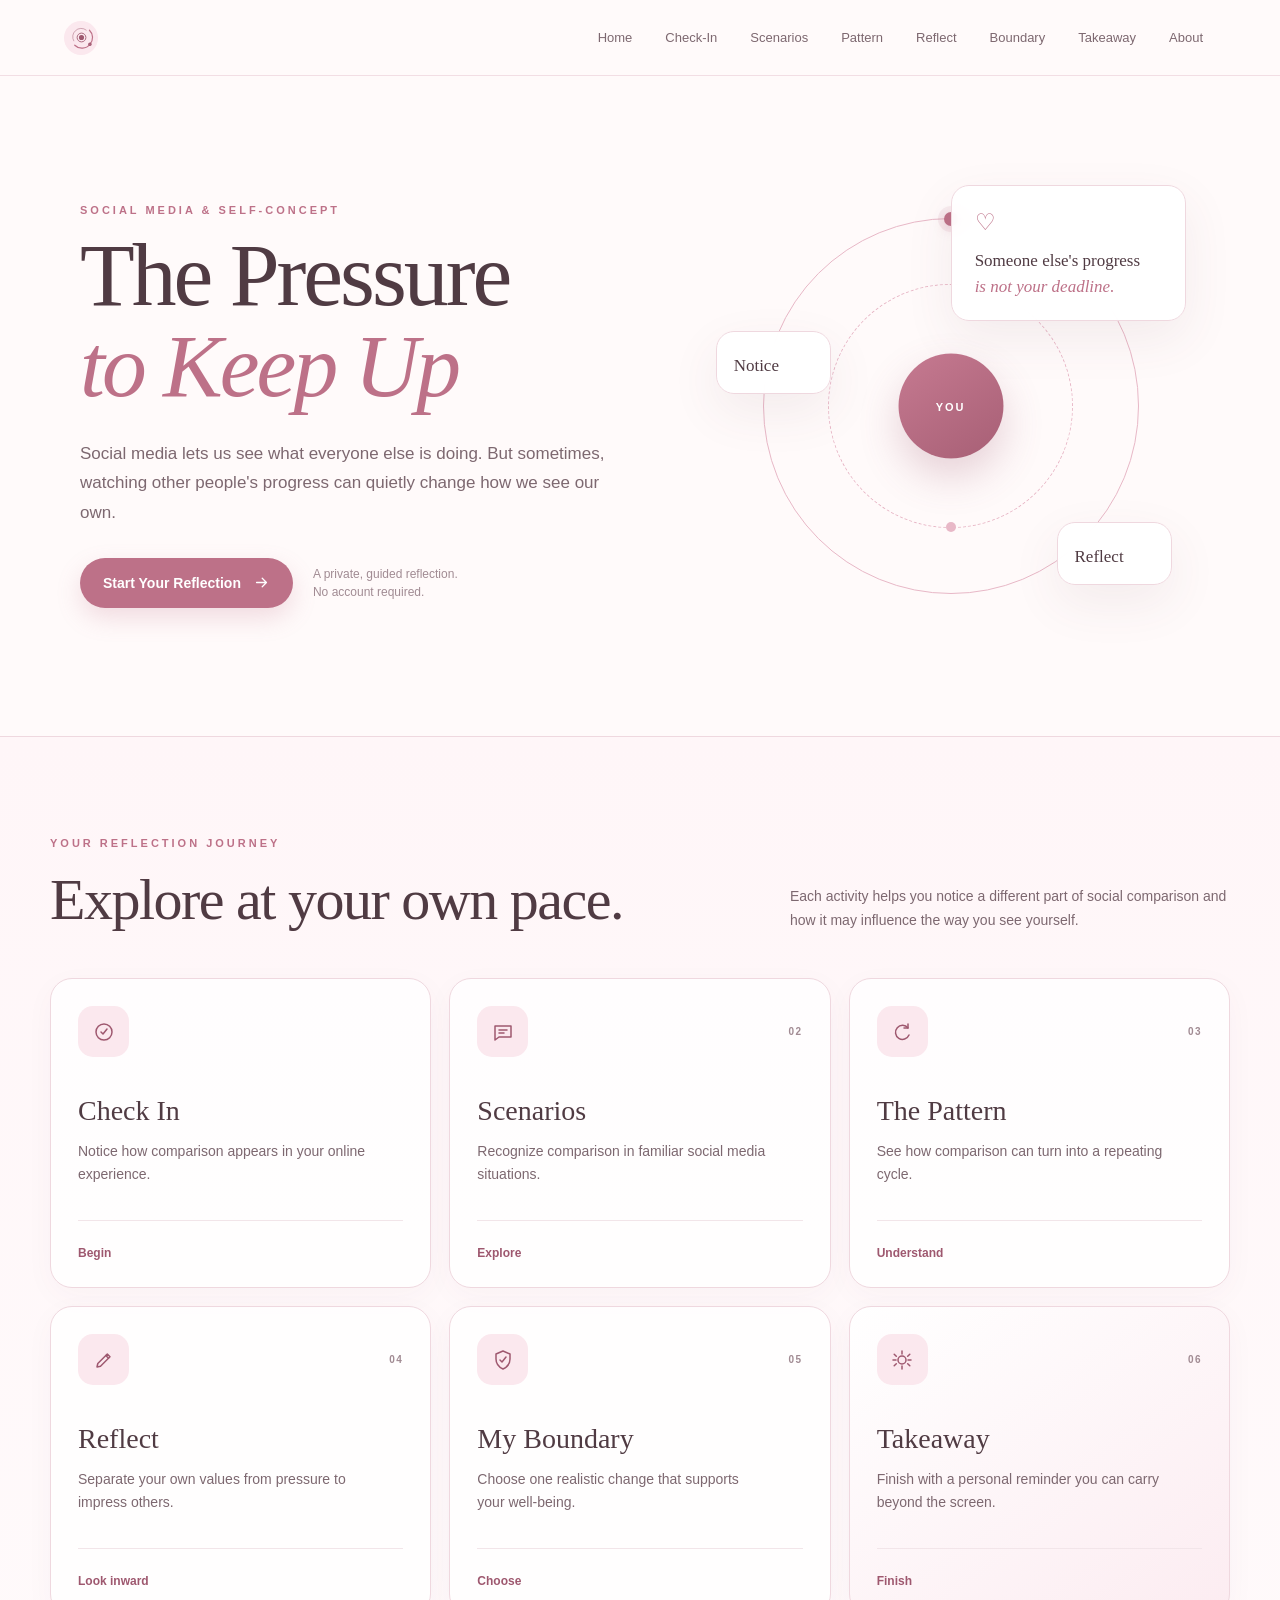
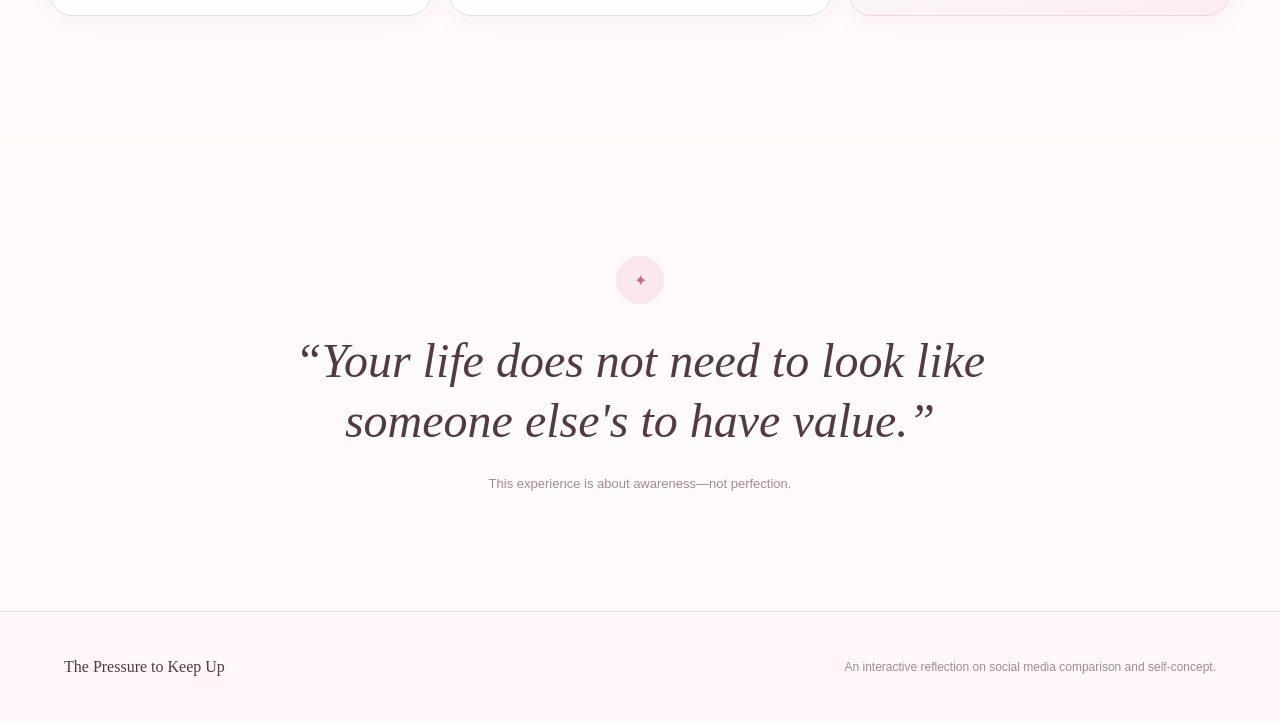
<file: index.html>
<!DOCTYPE html>
<html lang="en">

<head>
    <meta charset="UTF-8">
    <meta name="viewport" content="width=device-width, initial-scale=1.0">

    <meta
        name="description"
        content="An interactive self-reflection experience about social media comparison and self-concept."
    >

    <title>The Pressure to Keep Up</title>

    <link rel="stylesheet" href="style.css">
</head>

<body>

    <!-- =========================================
         APP HEADER
    ========================================== -->

    <header class="app-header">

        <a href="index.html" class="brand" aria-label="The Pressure to Keep Up home">

            <span class="brand-icon brand-logo" aria-hidden="true">

    <svg viewBox="0 0 40 40">

        <!-- Outer incomplete orbit -->
        <path
            class="logo-orbit logo-orbit-outer"
            d="M31.8 9.2
               A15 15 0 0 1 32.5 30
               A15 15 0 0 1 10 31.5"
        />

        <!-- Inner incomplete orbit -->
        <path
            class="logo-orbit logo-orbit-inner"
            d="M8.5 25
               A12 12 0 0 1 11 10
               A12 12 0 0 1 27 9"
        />

        <!-- Self -->
        <circle
            class="logo-self-ring"
            cx="20"
            cy="20"
            r="6.5"
        />

        <circle
            class="logo-self"
            cx="20"
            cy="20"
            r="3"
        />

        <!-- Small orbit point -->
        <circle
            class="logo-point"
            cx="32.5"
            cy="30"
            r="1.8"
        />

    </svg>

</span>

        </a>


      <nav class="desktop-nav" aria-label="Main navigation">

    <a href="index.html" class="nav-link">
        Home
    </a>

    <a href="checkin.html" class="nav-link">
        Check-In
    </a>

    <a href="scenarios.html" class="nav-link">
        Scenarios
    </a>

    <a href="pattern.html" class="nav-link">
        Pattern
    </a>

    <a href="reflection.html" class="nav-link">
        Reflect
    </a>

    <a href="boundary.html" class="nav-link">
        Boundary
    </a>

    <a href="takeaway.html" class="nav-link">
        Takeaway
    </a>

   <a href="about.html" class="nav-link">
    About
</a>

</nav>



        <button
            class="menu-button"
            id="menuButton"
            aria-label="Open navigation menu"
            aria-expanded="false"
        >

            <span></span>
            <span></span>
            <span></span>

        </button>

    </header>


    <!-- MOBILE NAVIGATION -->

    <nav
        class="mobile-nav"
        id="mobileNav"
        aria-label="Mobile navigation"
    >

        <a href="index.html">Home</a>
        <a href="checkin.html">Check-In</a>
        <a href="scenarios.html">Scenarios</a>
        <a href="pattern.html">Pattern</a>
        <a href="reflection.html">Reflect</a>
        <a href="boundary.html">Boundary</a>
        <a href="takeaway.html">Takeaway</a>
        <a href="about.html">About</a>

    </nav>


    <!-- =========================================
         MAIN CONTENT
    ========================================== -->

    <main>

        <!-- HERO -->

        <section class="dashboard-hero">

            <div class="hero-content">

                <p class="eyebrow">
                    SOCIAL MEDIA & SELF-CONCEPT
                </p>

                <h1>
                    The Pressure
                    <em>to Keep Up</em>
                </h1>

                <p class="hero-description">
                    Social media lets us see what everyone else is
                    doing. But sometimes, watching other people's
                    progress can quietly change how we see our own.
                </p>

                <div class="hero-actions">

                    <a href="checkin.html" class="primary-button">

                        Start Your Reflection

                        <svg viewBox="0 0 24 24" aria-hidden="true">
                            <path d="M5 12h14M13 6l6 6-6 6"/>
                        </svg>

                    </a>

                    <p>
                        A private, guided reflection.
                        No account required.
                    </p>

                </div>

            </div>


            <!-- Decorative visual -->

            <div class="hero-visual" aria-hidden="true">

                <div class="visual-orbit orbit-one"></div>
                <div class="visual-orbit orbit-two"></div>

                <div class="visual-card visual-card-one">
                    <span class="mini-icon">♡</span>
                    <p>Someone else's progress</p>
                    <strong>is not your deadline.</strong>
                </div>

                <div class="visual-card visual-card-two">
                    <p>Notice</p>
                </div>

                <div class="visual-card visual-card-three">
                    <p>Reflect</p>
                </div>

                <div class="visual-center">
                    <span>YOU</span>
                </div>

            </div>

        </section>


        <!-- =====================================
             EXPERIENCE DASHBOARD
        ====================================== -->

        <section class="journey-section">

            <div class="journey-heading">

                <div>

                    <p class="eyebrow">
                        YOUR REFLECTION JOURNEY
                    </p>

                    <h2>
                        Explore at your own pace.
                    </h2>

                </div>

                <p>
                    Each activity helps you notice a different part
                    of social comparison and how it may influence
                    the way you see yourself.
                </p>

            </div>


            <div class="dashboard-grid">


                <!-- CHECK-IN -->

                <a href="checkin.html" class="dashboard-card">

                    <div class="card-top">

                        <div class="card-icon">

                            <svg viewBox="0 0 24 24" aria-hidden="true">
                                <circle cx="12" cy="12" r="8"/>
                                <path d="M9 12l2 2 4-5"/>
                            </svg>

                        </div>

                    </div>

                    <div class="card-content">

                        <h3>Check In</h3>

                        <p>
                            Notice how comparison appears in
                            your online experience.
                        </p>

                    </div>

                    <span class="card-link">
                        Begin
                        
                    </span>

                </a>


                <!-- SCENARIOS -->

                <a href="scenarios.html" class="dashboard-card">

                    <div class="card-top">

                        <div class="card-icon">

                            <svg viewBox="0 0 24 24" aria-hidden="true">
                                <path d="M4 6h16v11H8l-4 3V6Z"/>
                                <path d="M8 10h8M8 13h5"/>
                            </svg>

                        </div>

                        <span class="card-number">02</span>

                    </div>

                    <div class="card-content">

                        <h3>Scenarios</h3>

                        <p>
                            Recognize comparison in familiar
                            social media situations.
                        </p>

                    </div>

                    <span class="card-link">
                        Explore
                        
                    </span>

                </a>


                <!-- PATTERN -->

                <a href="pattern.html" class="dashboard-card">

                    <div class="card-top">

                        <div class="card-icon">

                            <svg viewBox="0 0 24 24" aria-hidden="true">
                                <path d="M18 8a7 7 0 1 0 1 7"/>
                                <path d="M18 4v4h-4"/>
                            </svg>

                        </div>

                        <span class="card-number">03</span>

                    </div>

                    <div class="card-content">

                        <h3>The Pattern</h3>

                        <p>
                            See how comparison can turn into
                            a repeating cycle.
                        </p>

                    </div>

                    <span class="card-link">
                        Understand
                    
                    </span>

                </a>


                <!-- REFLECT -->

                <a href="reflection.html" class="dashboard-card">

                    <div class="card-top">

                        <div class="card-icon">

                            <svg viewBox="0 0 24 24" aria-hidden="true">
                                <path d="M5 19l3.5-.8L18 8.7 15.3 6 5.8 15.5 5 19Z"/>
                                <path d="M13.8 7.5l2.7 2.7"/>
                            </svg>

                        </div>

                        <span class="card-number">04</span>

                    </div>

                    <div class="card-content">

                        <h3>Reflect</h3>

                        <p>
                            Separate your own values from
                            pressure to impress others.
                        </p>

                    </div>

                    <span class="card-link">
                        Look inward
                        
                    </span>

                </a>


                <!-- BOUNDARY -->

                <a href="boundary.html" class="dashboard-card">

                    <div class="card-top">

                        <div class="card-icon">

                            <svg viewBox="0 0 24 24" aria-hidden="true">
                                <path d="M12 3 5 6v5c0 4.7 2.9 8.1 7 10 4.1-1.9 7-5.3 7-10V6l-7-3Z"/>
                                <path d="M9 12l2 2 4-5"/>
                            </svg>

                        </div>

                        <span class="card-number">05</span>

                    </div>

                    <div class="card-content">

                        <h3>My Boundary</h3>

                        <p>
                            Choose one realistic change that
                            supports your well-being.
                        </p>

                    </div>

                    <span class="card-link">
                        Choose
                        
                    </span>

                </a>


                <!-- TAKEAWAY -->

                <a href="takeaway.html" class="dashboard-card featured-card">

                    <div class="card-top">

                        <div class="card-icon">

                            <svg viewBox="0 0 24 24" aria-hidden="true">
                                <path d="M12 3v3M12 18v3M4.2 6.2l2.1 2.1M17.7 15.7l2.1 2.1M3 12h3M18 12h3M4.2 17.8l2.1-2.1M17.7 8.3l2.1-2.1"/>
                                <circle cx="12" cy="12" r="4"/>
                            </svg>

                        </div>

                        <span class="card-number">06</span>

                    </div>

                    <div class="card-content">

                        <h3>Takeaway</h3>

                        <p>
                            Finish with a personal reminder
                            you can carry beyond the screen.
                        </p>

                    </div>

                    <span class="card-link">
                        Finish
                        
                    </span>

                </a>

            </div>

        </section>


        <!-- =====================================
             BOTTOM MESSAGE
        ====================================== -->

        <section class="home-message">

            <div class="message-symbol" aria-hidden="true">
                ✦
            </div>

            <blockquote>
                “Your life does not need to look like
                someone else's to have value.”
            </blockquote>

            <p>
                This experience is about awareness—not perfection.
            </p>

        </section>

    </main>


    <!-- =========================================
         FOOTER
    ========================================== -->

    <footer class="app-footer">

        <a href="index.html" class="footer-brand">
            The Pressure to Keep Up
        </a>

        <p>
            An interactive reflection on social media
            comparison and self-concept.
        </p>

    </footer>


    <script src="script.js"></script>

</body>

</html>
</file>
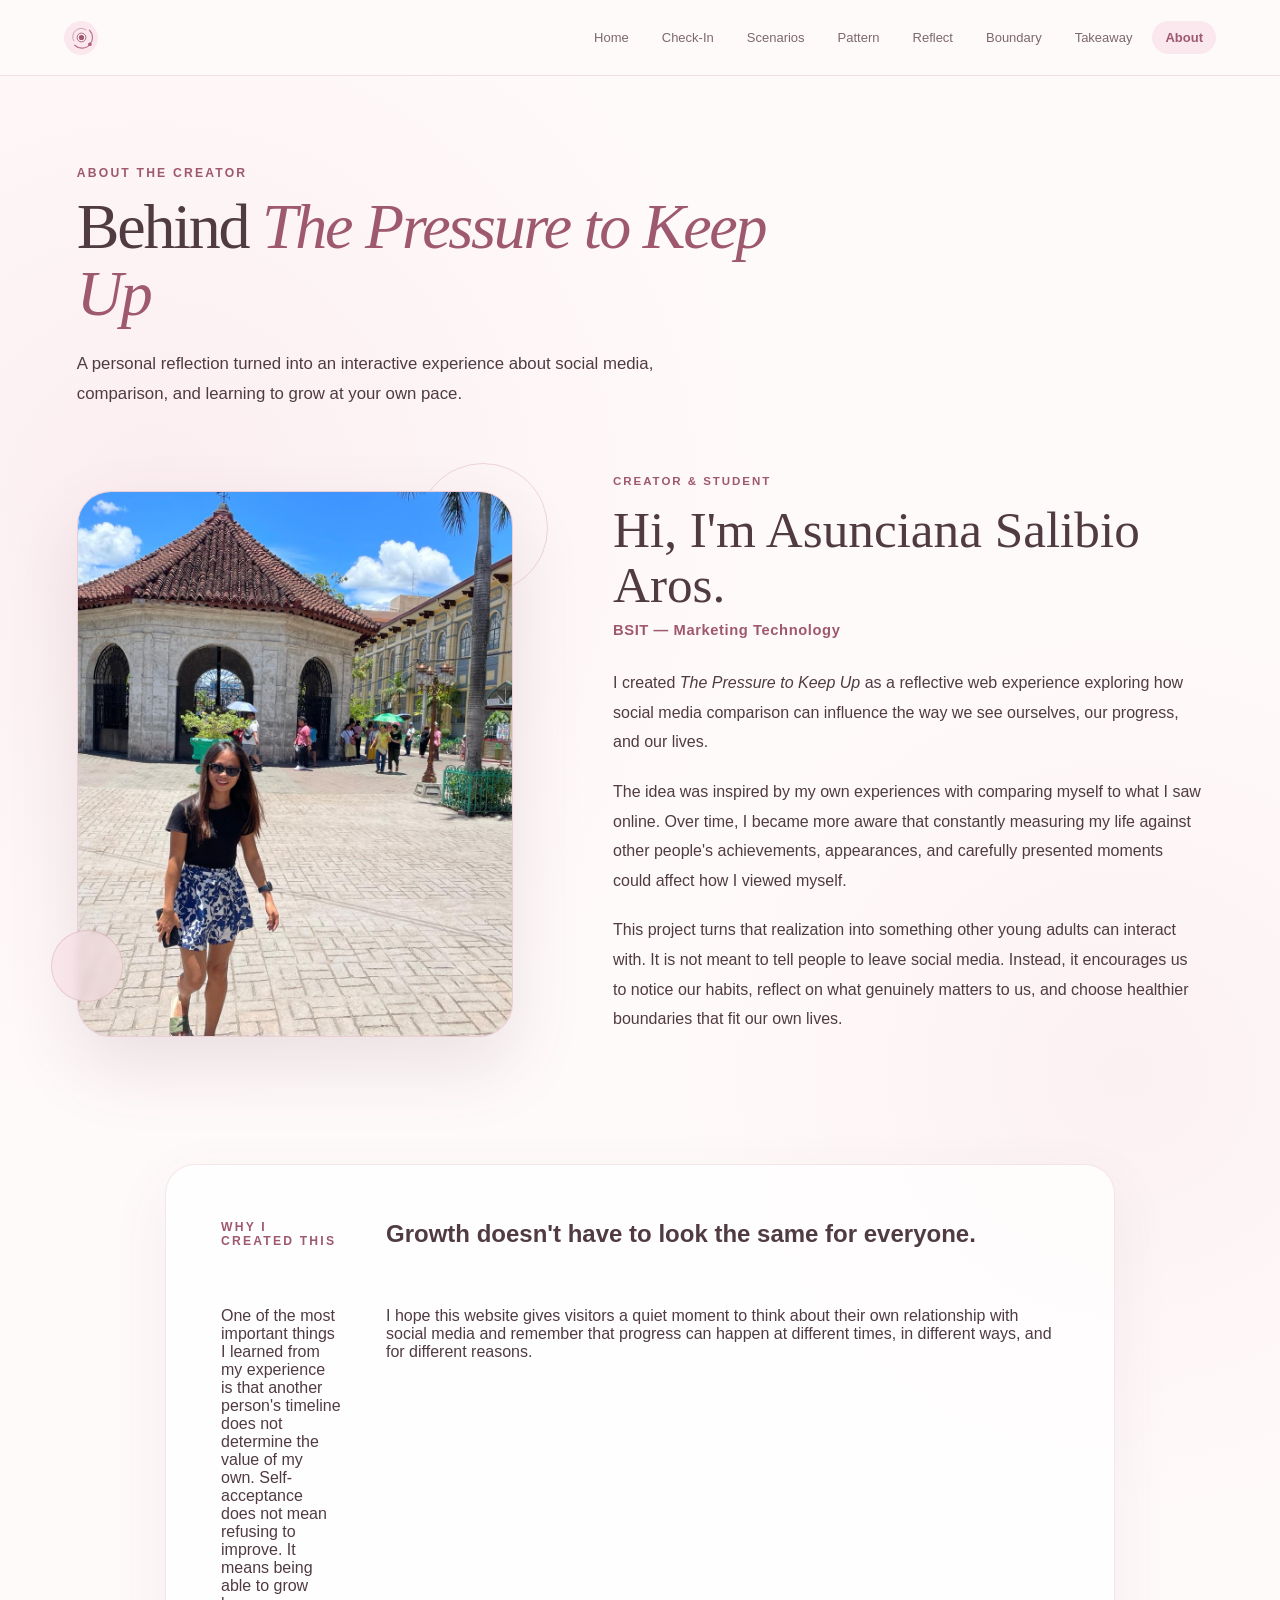
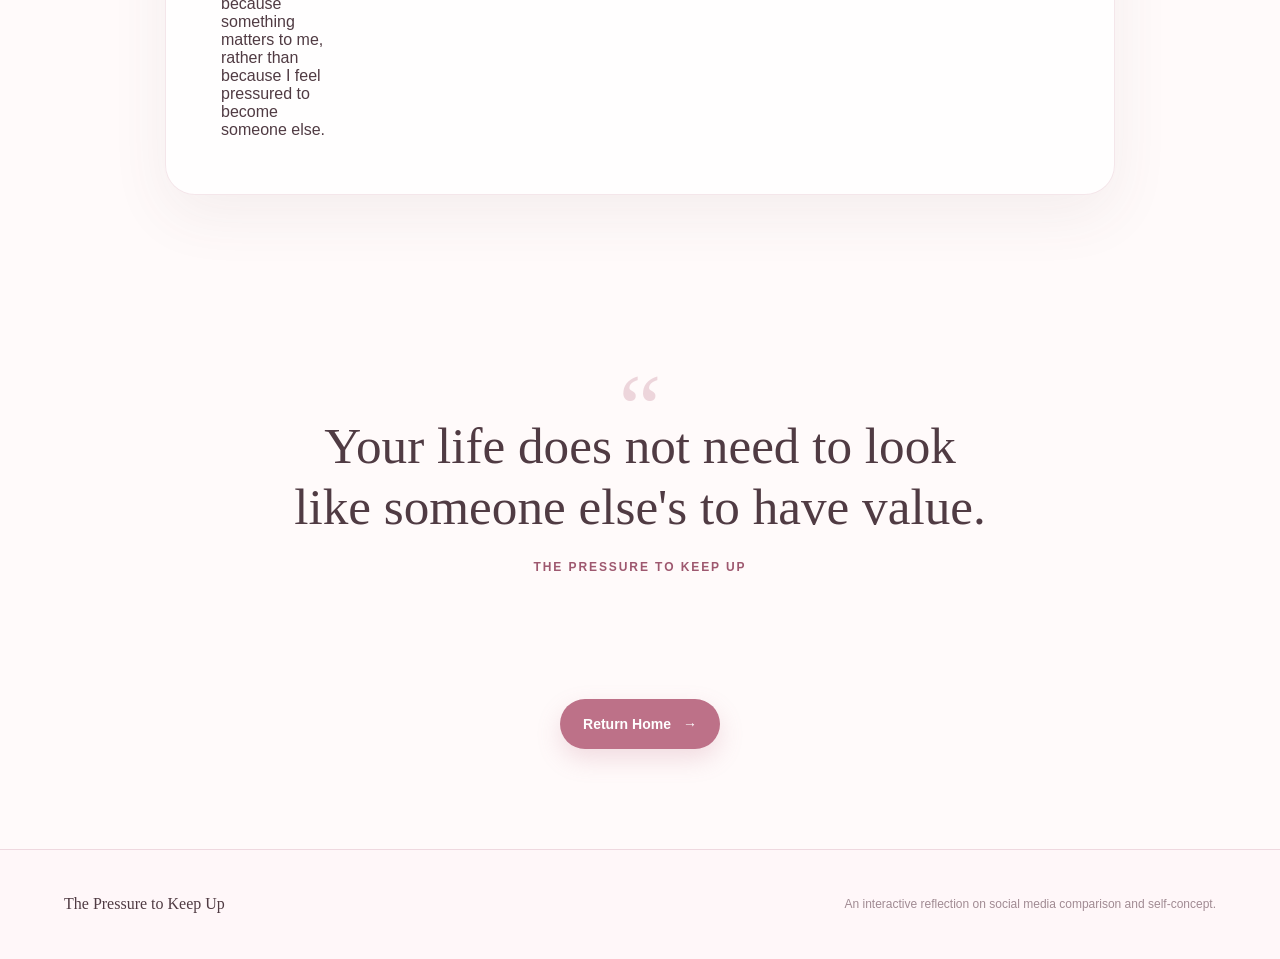
<file: about.html>
<!DOCTYPE html>
<html lang="en">

<head>
    <meta charset="UTF-8">
    <meta name="viewport" content="width=device-width, initial-scale=1.0">

    <meta
        name="description"
        content="An interactive self-reflection experience about social media comparison and self-concept."
    >

    <title>The Pressure to Keep Up</title>

    <link rel="stylesheet" href="style.css">
</head>

<body>

    <!-- =========================================
         APP HEADER
    ========================================== -->

    <header class="app-header">

        <a href="index.html" class="brand" aria-label="The Pressure to Keep Up home">

            <span class="brand-icon brand-logo" aria-hidden="true">

    <svg viewBox="0 0 40 40">

        <!-- Outer incomplete orbit -->
        <path
            class="logo-orbit logo-orbit-outer"
            d="M31.8 9.2
               A15 15 0 0 1 32.5 30
               A15 15 0 0 1 10 31.5"
        />

        <!-- Inner incomplete orbit -->
        <path
            class="logo-orbit logo-orbit-inner"
            d="M8.5 25
               A12 12 0 0 1 11 10
               A12 12 0 0 1 27 9"
        />

        <!-- Self -->
        <circle
            class="logo-self-ring"
            cx="20"
            cy="20"
            r="6.5"
        />

        <circle
            class="logo-self"
            cx="20"
            cy="20"
            r="3"
        />

        <!-- Small orbit point -->
        <circle
            class="logo-point"
            cx="32.5"
            cy="30"
            r="1.8"
        />

    </svg>

</span>

        </a>


        <nav class="desktop-nav" aria-label="Main navigation">

            <a href="index.html" class="nav-link">
                Home
            </a>

            <a href="checkin.html" class="nav-link">
                Check-In
            </a>

            <a href="scenarios.html" class="nav-link">
                Scenarios
            </a>

            <a href="pattern.html" class="nav-link">
                Pattern
            </a>

            <a href="reflection.html" class="nav-link">
                Reflect
            </a>
            <a href="boundary.html" class="nav-link">
    Boundary
            </a>

            <a href="takeaway.html" class="nav-link">
             Takeaway
            </a>

            <a href="about.html" class="nav-link active">
            About
        </a>

        

        </nav>


        <button
            class="menu-button"
            id="menuButton"
            aria-label="Open navigation menu"
            aria-expanded="false"
        >

            <span></span>
            <span></span>
            <span></span>

        </button>

    </header>


    <!-- MOBILE NAVIGATION -->

    <nav
        class="mobile-nav"
        id="mobileNav"
        aria-label="Mobile navigation"
    >

        <a href="index.html">Home</a>
        <a href="checkin.html">Check-In</a>
        <a href="scenarios.html">Scenarios</a>
        <a href="pattern.html">Pattern</a>
        <a href="reflection.html">Reflect</a>
        <a href="boundary.html">Boundary</a>
        <a href="takeaway.html">Takeaway</a>
        <a href="about.html">About</a>

    </nav>


    <!-- =========================================
         MAIN CONTENT
    ========================================== -->

    <main>

    <!-- =========================================
         ABOUT THE CREATOR
    ========================================== -->

    <section class="about-page">

        <div class="about-container">

            <!-- PAGE INTRODUCTION -->
            <div class="about-heading">

                <p class="eyebrow">
                    ABOUT THE CREATOR
                </p>

                <h1>
                    Behind <em>The Pressure to Keep Up</em>
                </h1>

                <p class="about-intro">
                    A personal reflection turned into an interactive
                    experience about social media, comparison, and
                    learning to grow at your own pace.
                </p>

            </div>


            <!-- =========================================
                 CREATOR PROFILE
            ========================================== -->

            <div class="creator-grid">

                <!-- PHOTO -->
                <div class="creator-photo-wrap">

                    <div class="creator-photo-frame">

                        <img
                            src="images/creator-photo.jpg"
                            alt="Photo of the creator, Asunciana Aros"
                            class="creator-photo"
                        >

                    </div>

                    <div
                        class="photo-decoration photo-decoration-one"
                        aria-hidden="true">
                    </div>

                    <div
                        class="photo-decoration photo-decoration-two"
                        aria-hidden="true">
                    </div>

                </div>


                <!-- CREATOR INFORMATION -->
                <div class="creator-content">

                    <p class="creator-label">
                        CREATOR &amp; STUDENT
                    </p>

                    <h2>
                        Hi, I'm Asunciana Salibio Aros.
                    </h2>

                    <p class="creator-course">
                        BSIT — Marketing Technology
                    </p>

                    <p>
                        I created <em>The Pressure to Keep Up</em>
                        as a reflective web experience exploring how
                        social media comparison can influence the way
                        we see ourselves, our progress, and our lives.
                    </p>

                    <p>
                        The idea was inspired by my own experiences
                        with comparing myself to what I saw online.
                        Over time, I became more aware that constantly
                        measuring my life against other people's
                        achievements, appearances, and carefully
                        presented moments could affect how I viewed
                        myself.
                    </p>

                    <p>
                        This project turns that realization into
                        something other young adults can interact with.
                        It is not meant to tell people to leave social
                        media. Instead, it encourages us to notice our
                        habits, reflect on what genuinely matters to us,
                        and choose healthier boundaries that fit our
                        own lives.
                    </p>

                </div>

            </div>


            <!-- =========================================
                 WHY I CREATED THIS
            ========================================== -->

            <div class="creator-purpose">

             

                    <p class="eyebrow">
                        WHY I CREATED THIS
                    </p>

                    <h2>
                        Growth doesn't have to look the same
                        for everyone.
                    </h2>

                    <p>
                        One of the most important things I learned
                        from my experience is that another person's
                        timeline does not determine the value of my
                        own. Self-acceptance does not mean refusing
                        to improve. It means being able to grow
                        because something matters to me, rather than
                        because I feel pressured to become someone
                        else.
                    </p>

                    <p>
                        I hope this website gives visitors a quiet
                        moment to think about their own relationship
                        with social media and remember that progress
                        can happen at different times, in different
                        ways, and for different reasons.
                    </p>

                </div>

            </div>


            <!-- =========================================
                 CLOSING QUOTE
            ========================================== -->

            <div class="about-quote">

                <span
                    class="quote-mark"
                    aria-hidden="true">
                    “
                </span>

                <blockquote>
                    Your life does not need to look like
                    someone else's to have value.
                </blockquote>

                <p>
                    The Pressure to Keep Up
                </p>

            </div>


            <!-- RETURN HOME -->
            <div class="about-actions">

                <a
                    href="index.html"
                    class="primary-button">
                    Return Home
                    <span aria-hidden="true">→</span>
                </a>

            </div>

        </div>

    </section>

</main>


    <!-- =========================================
         FOOTER
    ========================================== -->

    <footer class="app-footer">

        <a href="index.html" class="footer-brand">
            The Pressure to Keep Up
        </a>

        <p>
            An interactive reflection on social media
            comparison and self-concept.
        </p>

    </footer>


    <script src="script.js"></script>

</body>

</html>
</file>
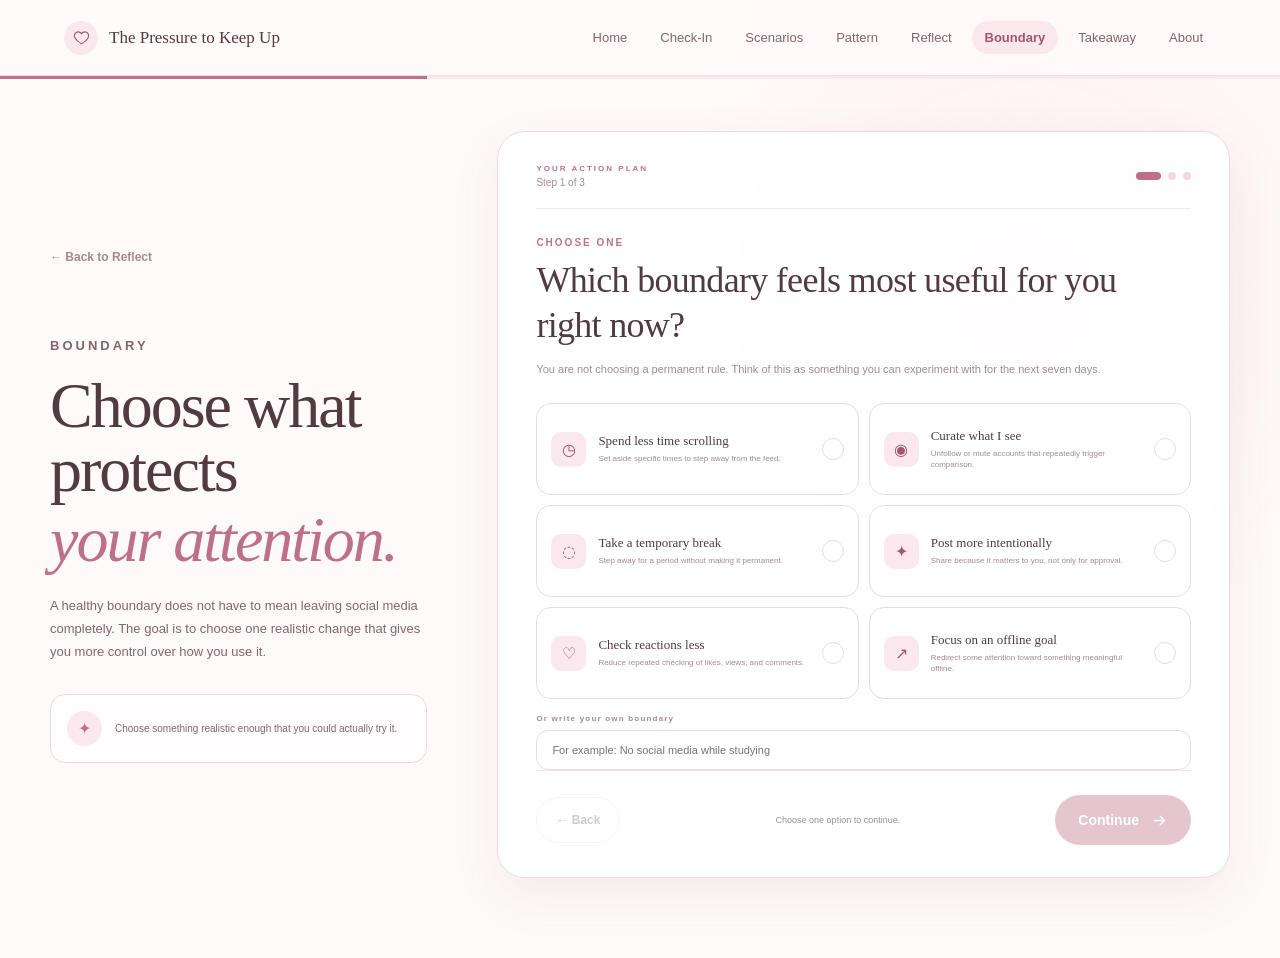
<file: boundary.html>
<!DOCTYPE html>
<html lang="en">

<head>
    <meta charset="UTF-8">
    <meta name="viewport" content="width=device-width, initial-scale=1.0">

    <meta
        name="description"
        content="Choose a realistic social media boundary and create a personal 7-day commitment."
    >

    <title>Boundary | The Pressure to Keep Up</title>

    <link rel="stylesheet" href="style.css">
</head>

<body class="activity-page boundary-page">

    <!-- HEADER -->

    <header class="app-header">

        <a href="index.html" class="brand">

            <span class="brand-icon" aria-hidden="true">
                <svg viewBox="0 0 24 24">
                    <path d="M12 21s-7-4.4-9.2-8.4C.7 8.8 2.7 4.5 6.8 4.1c2.2-.2 4.1.9 5.2 2.5 1.1-1.6 3-2.7 5.2-2.5 4.1.4 6.1 4.7 4 8.5C19 16.6 12 21 12 21Z"/>
                </svg>
            </span>

            <span class="brand-text">
                The Pressure to Keep Up
            </span>

        </a>


        <nav class="desktop-nav" aria-label="Main navigation">

    <a href="index.html" class="nav-link">
        Home
    </a>

    <a href="checkin.html" class="nav-link">
        Check-In
    </a>

    <a href="scenarios.html" class="nav-link">
        Scenarios
    </a>

    <a href="pattern.html" class="nav-link">
        Pattern
    </a>

    <a href="reflection.html" class="nav-link">
        Reflect
    </a>

    <a href="boundary.html" class="nav-link active">
        Boundary
    </a>

    <a href="takeaway.html" class="nav-link">
        Takeaway
    </a>

    <a href="about.html" class="nav-link">
        About
    </a>

</nav>


        <button
            class="menu-button"
            id="menuButton"
            aria-label="Open navigation menu"
            aria-expanded="false"
        >
            <span></span>
            <span></span>
            <span></span>
        </button>

    </header>


    <!-- MOBILE NAV -->

    <nav
        class="mobile-nav"
        id="mobileNav"
        aria-label="Mobile navigation"
    >
        <a href="index.html">Home</a>
        <a href="checkin.html">Check-In</a>
        <a href="scenarios.html">Scenarios</a>
        <a href="pattern.html">Pattern</a>
        <a href="reflection.html">Reflect</a>
        <a href="boundary.html">Boundary</a>
        <a href="takeaway.html">Takeaway</a>
        <a href="about.html">About</a>
    </nav>


    <!-- PROGRESS -->

    <div class="app-progress" aria-hidden="true">
        <div
            class="app-progress-fill"
            id="boundaryProgress"
            style="width: 25%;"
        ></div>
    </div>


    <main class="boundary-main">

        <section class="boundary-shell">


            <!-- INTRO -->

            <div class="boundary-intro">

                <a href="reflection.html" class="back-home">
                    ← Back to Reflect
                </a>

                <p class="eyebrow">
                     BOUNDARY
                </p>

                <h1>
                    Choose what protects
                    <em>your attention.</em>
                </h1>

                <p>
                    A healthy boundary does not have to mean
                    leaving social media completely. The goal
                    is to choose one realistic change that
                    gives you more control over how you use it.
                </p>


                <div class="boundary-reminder">

                    <span>✦</span>

                    <p>
                        Choose something realistic enough
                        that you could actually try it.
                    </p>

                </div>

            </div>


            <!-- BUILDER -->

            <div class="boundary-builder">

                <div class="builder-top">

                    <div>
                        <span class="builder-label">
                            YOUR ACTION PLAN
                        </span>

                        <p id="boundaryStepText">
                            Step 1 of 3
                        </p>
                    </div>


                    <div class="builder-steps" aria-hidden="true">
                        <span class="active"></span>
                        <span></span>
                        <span></span>
                    </div>

                </div>


                <!-- STEP 1 -->

                <article
                    class="boundary-screen active"
                    data-boundary-screen="0"
                >

                    <p class="question-label">
                        CHOOSE ONE
                    </p>

                    <h2>
                        Which boundary feels most useful
                        for you right now?
                    </h2>

                    <p class="boundary-description">
                        You are not choosing a permanent rule.
                        Think of this as something you can
                        experiment with for the next seven days.
                    </p>


                    <div class="boundary-options">


                        <button
                            type="button"
                            class="boundary-option"
                            data-boundary="Spend less time scrolling"
                        >

                            <span class="boundary-option-icon">
                                ◷
                            </span>

                            <span>
                                <strong>
                                    Spend less time scrolling
                                </strong>

                                <small>
                                    Set aside specific times
                                    to step away from the feed.
                                </small>
                            </span>

                            <span class="boundary-check">
                                ✓
                            </span>

                        </button>


                        <button
                            type="button"
                            class="boundary-option"
                            data-boundary="Unfollow or mute accounts that repeatedly trigger comparison"
                        >

                            <span class="boundary-option-icon">
                                ◉
                            </span>

                            <span>
                                <strong>
                                    Curate what I see
                                </strong>

                                <small>
                                    Unfollow or mute accounts
                                    that repeatedly trigger comparison.
                                </small>
                            </span>

                            <span class="boundary-check">
                                ✓
                            </span>

                        </button>


                        <button
                            type="button"
                            class="boundary-option"
                            data-boundary="Take a temporary break from social media"
                        >

                            <span class="boundary-option-icon">
                                ◌
                            </span>

                            <span>
                                <strong>
                                    Take a temporary break
                                </strong>

                                <small>
                                    Step away for a period
                                    without making it permanent.
                                </small>
                            </span>

                            <span class="boundary-check">
                                ✓
                            </span>

                        </button>


                        <button
                            type="button"
                            class="boundary-option"
                            data-boundary="Post more intentionally instead of posting for approval"
                        >

                            <span class="boundary-option-icon">
                                ✦
                            </span>

                            <span>
                                <strong>
                                    Post more intentionally
                                </strong>

                                <small>
                                    Share because it matters
                                    to you, not only for approval.
                                </small>
                            </span>

                            <span class="boundary-check">
                                ✓
                            </span>

                        </button>


                        <button
                            type="button"
                            class="boundary-option"
                            data-boundary="Stop repeatedly checking likes, views, and reactions"
                        >

                            <span class="boundary-option-icon">
                                ♡
                            </span>

                            <span>
                                <strong>
                                    Check reactions less
                                </strong>

                                <small>
                                    Reduce repeated checking
                                    of likes, views, and comments.
                                </small>
                            </span>

                            <span class="boundary-check">
                                ✓
                            </span>

                        </button>


                        <button
                            type="button"
                            class="boundary-option"
                            data-boundary="Spend more attention on an offline personal goal"
                        >

                            <span class="boundary-option-icon">
                                ↗
                            </span>

                            <span>
                                <strong>
                                    Focus on an offline goal
                                </strong>

                                <small>
                                    Redirect some attention
                                    toward something meaningful offline.
                                </small>
                            </span>

                            <span class="boundary-check">
                                ✓
                            </span>

                        </button>

                    </div>


                    <div class="custom-boundary">

                        <label for="customBoundary">
                            Or write your own boundary
                        </label>

                        <input
                            type="text"
                            id="customBoundary"
                            maxlength="120"
                            placeholder="For example: No social media while studying"
                        >

                    </div>

                </article>


                <!-- STEP 2 -->

                <article
                    class="boundary-screen"
                    data-boundary-screen="1"
                >

                    <p class="question-label">
                        FIND YOUR REASON
                    </p>

                    <h2>
                        What would you like to give
                        more attention to instead?
                    </h2>

                    <p class="boundary-description">
                        A boundary is easier to understand
                        when it protects something that
                        personally matters to you.
                    </p>


                    <div class="focus-grid">

                        <button
                            type="button"
                            class="focus-option"
                            data-focus="my studies or work"
                        >
                            <span>01</span>
                            Studies or work
                        </button>


                        <button
                            type="button"
                            class="focus-option"
                            data-focus="my family and relationships"
                        >
                            <span>02</span>
                            Family & relationships
                        </button>


                        <button
                            type="button"
                            class="focus-option"
                            data-focus="my physical well-being"
                        >
                            <span>03</span>
                            Physical well-being
                        </button>


                        <button
                            type="button"
                            class="focus-option"
                            data-focus="my peace of mind"
                        >
                            <span>04</span>
                            Peace of mind
                        </button>


                        <button
                            type="button"
                            class="focus-option"
                            data-focus="a personal goal that matters to me"
                        >
                            <span>05</span>
                            A personal goal
                        </button>


                        <button
                            type="button"
                            class="focus-option"
                            data-focus="being more present in my offline life"
                        >
                            <span>06</span>
                            Being present
                        </button>

                    </div>


                    <div class="custom-boundary focus-custom">

                        <label for="customFocus">
                            Or write what matters to you
                        </label>

                        <input
                            type="text"
                            id="customFocus"
                            maxlength="100"
                            placeholder="Something I want to focus on..."
                        >

                    </div>

                </article>


                <!-- STEP 3 -->

                <article
                    class="boundary-screen commitment-screen"
                    data-boundary-screen="2"
                >

                    <div class="commitment-symbol">
                        ✦
                    </div>

                    <p class="question-label">
                        YOUR 7-DAY COMMITMENT
                    </p>

                    <h2>
                        Make the intention
                        simple and specific.
                    </h2>


                    <div class="commitment-card">

                        <span class="commitment-card-label">
                            FOR THE NEXT 7 DAYS
                        </span>

                        <p>
                            I will
                            <strong id="commitmentBoundary">
                                choose a healthier boundary
                            </strong>
                            because I want to focus more on
                            <strong id="commitmentFocus">
                                what matters to me
                            </strong>.
                        </p>

                    </div>


                    <div class="commitment-note">

                        <span>Remember</span>

                        <p>
                            The goal is not perfection.
                            At the end of seven days, notice
                            what helped, what was difficult,
                            and what you would change.
                        </p>

                    </div>


                    <a
                        href="takeaway.html"
                        class="primary-button commitment-next"
                    >
                        Complete My Reflection

                        <svg viewBox="0 0 24 24" aria-hidden="true">
                            <path d="M5 12h14M13 6l6 6-6 6"/>
                        </svg>
                    </a>

                </article>


                <!-- CONTROLS -->

                <div
                    class="boundary-controls"
                    id="boundaryControls"
                >

                    <button
                        type="button"
                        class="secondary-button"
                        id="previousBoundary"
                        disabled
                    >
                        ← Back
                    </button>


                    <p
                        id="boundaryMessage"
                        aria-live="polite"
                    >
                        Choose one option to continue.
                    </p>


                    <button
                        type="button"
                        class="primary-button continue-button"
                        id="nextBoundary"
                        disabled
                    >
                        Continue

                        <svg viewBox="0 0 24 24" aria-hidden="true">
                            <path d="M5 12h14M13 6l6 6-6 6"/>
                        </svg>
                    </button>

                </div>

            </div>

        </section>

    </main>


    <script src="script.js"></script>

</body>

</html>
</file>
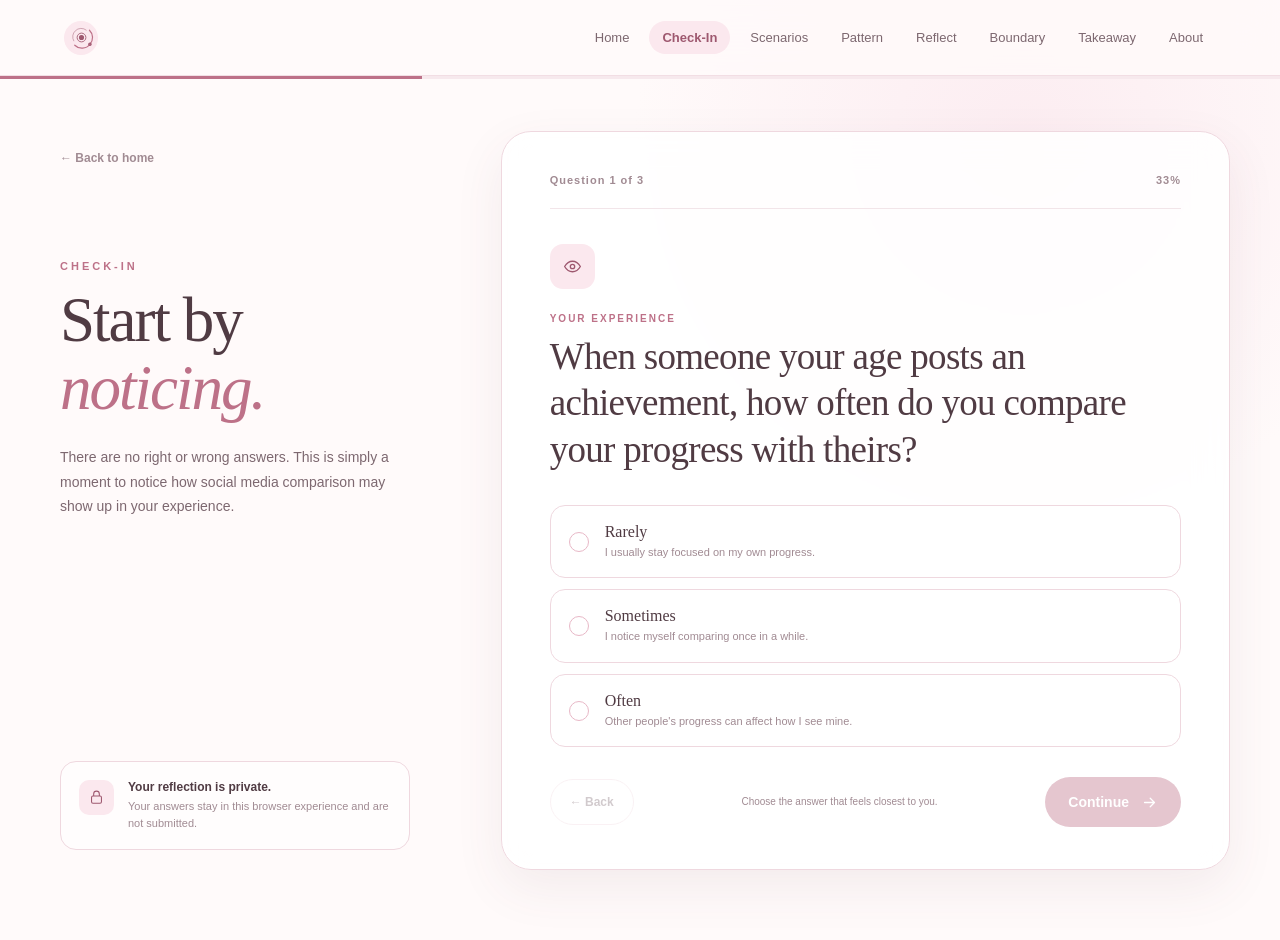
<file: checkin.html>
<!DOCTYPE html>
<html lang="en">

<head>
    <meta charset="UTF-8">
    <meta name="viewport" content="width=device-width, initial-scale=1.0">

    <meta
        name="description"
        content="A private check-in about social media comparison and self-concept."
    >

    <title>Check-In | The Pressure to Keep Up</title>

    <link rel="stylesheet" href="style.css">
</head>

<body class="activity-page">

    <!-- HEADER -->

    <header class="app-header">

        <a href="index.html" class="brand">

           <span class="brand-icon brand-logo" aria-hidden="true">

    <svg viewBox="0 0 40 40">

        <path
            class="logo-orbit logo-orbit-outer"
            d="M31.8 9.2
               A15 15 0 0 1 32.5 30
               A15 15 0 0 1 10 31.5"
        />

        <path
            class="logo-orbit logo-orbit-inner"
            d="M8.5 25
               A12 12 0 0 1 11 10
               A12 12 0 0 1 27 9"
        />

        <circle
            class="logo-self-ring"
            cx="20"
            cy="20"
            r="6.5"
        />

        <circle
            class="logo-self"
            cx="20"
            cy="20"
            r="3"
        />

        <circle
            class="logo-point"
            cx="32.5"
            cy="30"
            r="1.8"
        />

    </svg>

</span>

        </a>

<nav class="desktop-nav" aria-label="Main navigation">

    <a href="index.html" class="nav-link">
        Home
    </a>

    <a href="checkin.html" class="nav-link active">
        Check-In
    </a>

    <a href="scenarios.html" class="nav-link">
        Scenarios
    </a>

    <a href="pattern.html" class="nav-link">
        Pattern
    </a>

    <a href="reflection.html" class="nav-link">
        Reflect
    </a>

    <a href="boundary.html" class="nav-link">
        Boundary
    </a>

    <a href="takeaway.html" class="nav-link">
        Takeaway
    </a>

    <a href="about.html" class="nav-link">
        About
    </a>

</nav>

        <button
            class="menu-button"
            id="menuButton"
            aria-label="Open navigation menu"
            aria-expanded="false"
        >
            <span></span>
            <span></span>
            <span></span>
        </button>

    </header>


    <!-- MOBILE NAV -->

    <nav
        class="mobile-nav"
        id="mobileNav"
        aria-label="Mobile navigation"
    >
        <a href="index.html">Home</a>
        <a href="checkin.html">Check-In</a>
        <a href="scenarios.html">Scenarios</a>
        <a href="pattern.html">Pattern</a>
        <a href="reflection.html">Reflect</a>
        <a href="boundary.html">Boundary</a>
        <a href="takeaway.html">Takeaway</a>
        <a href="about.html">About</a>
    </nav>


    <!-- PROGRESS -->

    <div class="app-progress" aria-hidden="true">
        <div
            class="app-progress-fill"
            id="checkinProgress"
        ></div>
    </div>


    <!-- MAIN -->

    <main class="activity-main">

        <section class="activity-shell">

            <!-- SIDE INFORMATION -->

            <aside class="activity-sidebar">

                <a href="index.html" class="back-home">
                    ← Back to home
                </a>

                <div class="sidebar-content">

                    <p class="eyebrow">
                     CHECK-IN
                    </p>

                    <h1>
                        Start by
                        <em>noticing.</em>
                    </h1>

                    <p>
                        There are no right or wrong answers.
                        This is simply a moment to notice how
                        social media comparison may show up
                        in your experience.
                    </p>

                </div>


                <div class="privacy-note">

                    <div class="privacy-icon" aria-hidden="true">

                        <svg viewBox="0 0 24 24">
                            <rect x="5" y="10" width="14" height="10" rx="2"/>
                            <path d="M8 10V7a4 4 0 0 1 8 0v3"/>
                        </svg>

                    </div>

                    <div>
                        <strong>Your reflection is private.</strong>

                        <p>
                            Your answers stay in this browser
                            experience and are not submitted.
                        </p>
                    </div>

                </div>

            </aside>


            <!-- QUESTION AREA -->

            <div class="question-panel">

                <div class="question-top">

                    <span id="questionCounter">
                        Question 1 of 3
                    </span>

                    <span id="questionPercent">
                        33%
                    </span>

                </div>


                <!-- QUESTION 1 -->

                <article
                    class="question-screen active"
                    data-question="0"
                >

                    <div class="question-icon" aria-hidden="true">
                        <svg viewBox="0 0 24 24">
                            <path d="M3 12s3.5-6 9-6 9 6 9 6-3.5 6-9 6-9-6-9-6Z"/>
                            <circle cx="12" cy="12" r="2.5"/>
                        </svg>
                    </div>

                    <p class="question-label">
                        YOUR EXPERIENCE
                    </p>

                    <h2>
                        When someone your age posts an achievement,
                        how often do you compare your progress
                        with theirs?
                    </h2>

                    <div
                        class="answer-grid"
                        role="group"
                        aria-label="Question 1 answers"
                    >

                        <button
                            type="button"
                            class="answer-card"
                            data-value="0"
                        >
                            <span class="answer-dot"></span>

                            <span>
                                <strong>Rarely</strong>
                                <small>
                                    I usually stay focused on my own progress.
                                </small>
                            </span>
                        </button>


                        <button
                            type="button"
                            class="answer-card"
                            data-value="1"
                        >
                            <span class="answer-dot"></span>

                            <span>
                                <strong>Sometimes</strong>
                                <small>
                                    I notice myself comparing once in a while.
                                </small>
                            </span>
                        </button>


                        <button
                            type="button"
                            class="answer-card"
                            data-value="2"
                        >
                            <span class="answer-dot"></span>

                            <span>
                                <strong>Often</strong>
                                <small>
                                    Other people's progress can affect how I see mine.
                                </small>
                            </span>
                        </button>

                    </div>

                </article>


                <!-- QUESTION 2 -->

                <article
                    class="question-screen"
                    data-question="1"
                >

                    <div class="question-icon" aria-hidden="true">
                        <svg viewBox="0 0 24 24">
                            <circle cx="12" cy="8" r="4"/>
                            <path d="M5 21c.8-4.3 3.1-6.5 7-6.5s6.2 2.2 7 6.5"/>
                        </svg>
                    </div>

                    <p class="question-label">
                        APPEARANCE & SELF-IMAGE
                    </p>

                    <h2>
                        After seeing polished photos or influencers
                        online, do you ever feel pressure to change
                        how you look?
                    </h2>

                    <div
                        class="answer-grid"
                        role="group"
                        aria-label="Question 2 answers"
                    >

                        <button
                            type="button"
                            class="answer-card"
                            data-value="0"
                        >
                            <span class="answer-dot"></span>

                            <span>
                                <strong>Rarely</strong>
                                <small>
                                    Online appearances usually do not affect mine.
                                </small>
                            </span>
                        </button>


                        <button
                            type="button"
                            class="answer-card"
                            data-value="1"
                        >
                            <span class="answer-dot"></span>

                            <span>
                                <strong>Sometimes</strong>
                                <small>
                                    I occasionally compare my appearance.
                                </small>
                            </span>
                        </button>


                        <button
                            type="button"
                            class="answer-card"
                            data-value="2"
                        >
                            <span class="answer-dot"></span>

                            <span>
                                <strong>Often</strong>
                                <small>
                                    What I see online can change how I feel about myself.
                                </small>
                            </span>
                        </button>

                    </div>

                </article>


                <!-- QUESTION 3 -->

                <article
                    class="question-screen"
                    data-question="2"
                >

                    <div class="question-icon" aria-hidden="true">
                        <svg viewBox="0 0 24 24">
                            <path d="M12 20s-7-4.2-8.8-8C1.7 8.8 3.4 5.5 6.7 5.2c2.2-.2 4.1 1 5.3 2.7 1.2-1.7 3.1-2.9 5.3-2.7 3.3.3 5 3.6 3.5 6.8C19 15.8 12 20 12 20Z"/>
                        </svg>
                    </div>

                    <p class="question-label">
                        ONLINE VALIDATION
                    </p>

                    <h2>
                        When something you post receives fewer
                        likes or reactions than you expected,
                        does it affect how you feel?
                    </h2>

                    <div
                        class="answer-grid"
                        role="group"
                        aria-label="Question 3 answers"
                    >

                        <button
                            type="button"
                            class="answer-card"
                            data-value="0"
                        >
                            <span class="answer-dot"></span>

                            <span>
                                <strong>Rarely</strong>
                                <small>
                                    Reactions usually do not change how I feel.
                                </small>
                            </span>
                        </button>


                        <button
                            type="button"
                            class="answer-card"
                            data-value="1"
                        >
                            <span class="answer-dot"></span>

                            <span>
                                <strong>Sometimes</strong>
                                <small>
                                    I notice it, but the feeling usually passes.
                                </small>
                            </span>
                        </button>


                        <button
                            type="button"
                            class="answer-card"
                            data-value="2"
                        >
                            <span class="answer-dot"></span>

                            <span>
                                <strong>Often</strong>
                                <small>
                                    Reactions can influence how I feel about myself.
                                </small>
                            </span>
                        </button>

                    </div>

                </article>


                <!-- RESULT -->

                <article
                    class="question-screen result-screen"
                    id="checkinResult"
                >

                    <div class="result-symbol" aria-hidden="true">
                        ✦
                    </div>

                    <p class="question-label">
                        YOUR REFLECTION
                    </p>

                    <h2 id="resultTitle">
                        You noticed something important.
                    </h2>

                    <p
                        class="result-description"
                        id="resultDescription"
                    ></p>


                    <div class="result-reminder">

                        <span>Remember</span>

                        <blockquote>
                            Someone else's milestone is not
                            a deadline for your own.
                        </blockquote>

                    </div>


                    <a
                        href="scenarios.html"
                        class="primary-button result-button"
                    >
                        Explore the Scenarios

                        <svg viewBox="0 0 24 24" aria-hidden="true">
                            <path d="M5 12h14M13 6l6 6-6 6"/>
                        </svg>
                    </a>

                </article>


                <!-- CONTROLS -->

                <div
                    class="question-controls"
                    id="questionControls"
                >

                    <button
                        type="button"
                        class="secondary-button"
                        id="previousQuestion"
                        disabled
                    >
                        ← Back
                    </button>


                    <p
                        class="selection-message"
                        id="selectionMessage"
                        aria-live="polite"
                    >
                        Choose the answer that feels closest to you.
                    </p>


                    <button
                        type="button"
                        class="primary-button continue-button"
                        id="nextQuestion"
                        disabled
                    >
                        Continue

                        <svg viewBox="0 0 24 24" aria-hidden="true">
                            <path d="M5 12h14M13 6l6 6-6 6"/>
                        </svg>
                    </button>

                </div>

            </div>

        </section>

    </main>


    <script src="script.js"></script>

</body>

</html>
</file>
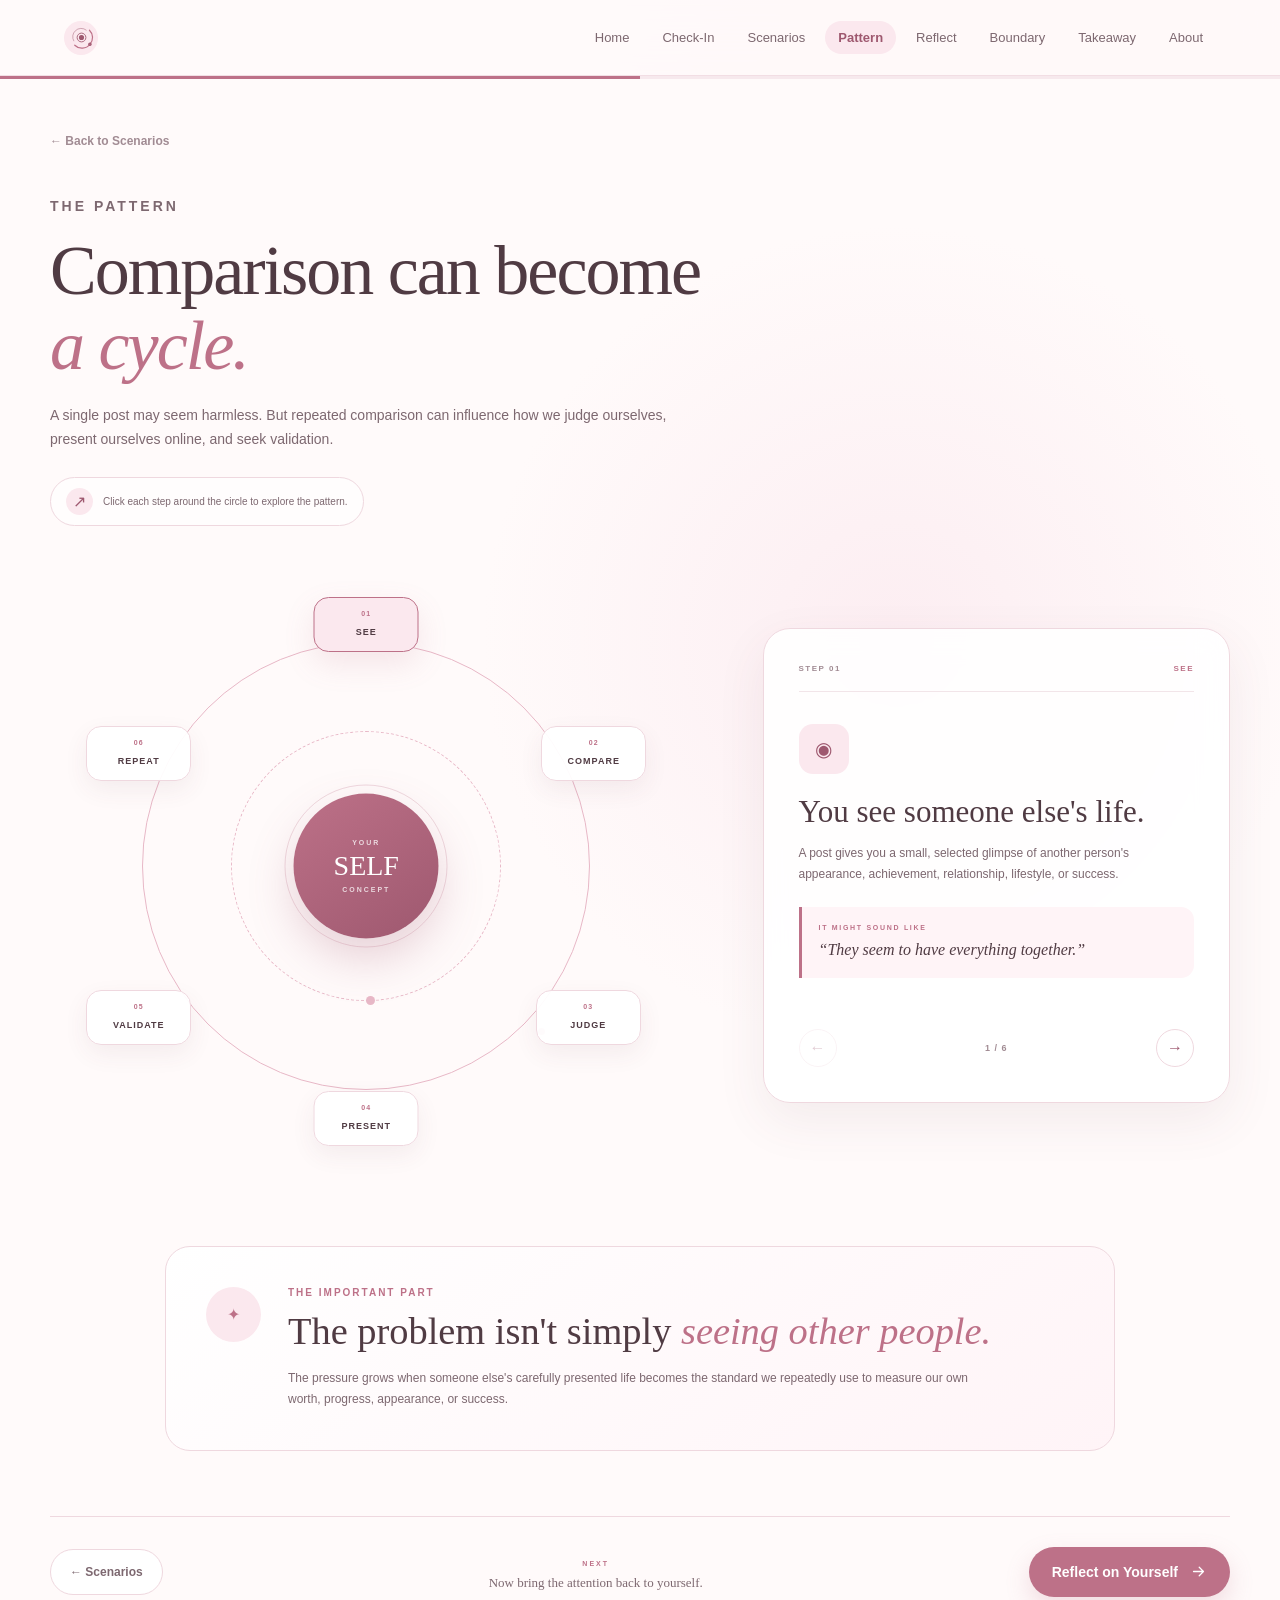
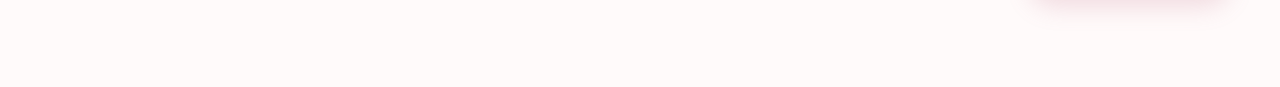
<file: pattern.html>
<!DOCTYPE html>
<html lang="en">

<head>
    <meta charset="UTF-8">
    <meta name="viewport" content="width=device-width, initial-scale=1.0">

    <meta
        name="description"
        content="Understand the cycle of social media comparison and self-concept."
    >

    <title>The Pattern | The Pressure to Keep Up</title>

    <link rel="stylesheet" href="style.css">
</head>

<body class="activity-page pattern-page">

    <!-- HEADER -->

    <header class="app-header">

        <a href="index.html" class="brand">

            <span class="brand-icon brand-logo" aria-hidden="true">

    <svg viewBox="0 0 40 40">

        <path
            class="logo-orbit logo-orbit-outer"
            d="M31.8 9.2
               A15 15 0 0 1 32.5 30
               A15 15 0 0 1 10 31.5"
        />

        <path
            class="logo-orbit logo-orbit-inner"
            d="M8.5 25
               A12 12 0 0 1 11 10
               A12 12 0 0 1 27 9"
        />

        <circle
            class="logo-self-ring"
            cx="20"
            cy="20"
            r="6.5"
        />

        <circle
            class="logo-self"
            cx="20"
            cy="20"
            r="3"
        />

        <circle
            class="logo-point"
            cx="32.5"
            cy="30"
            r="1.8"
        />

    </svg>

</span>

        </a>


       <nav class="desktop-nav" aria-label="Main navigation">

    <a href="index.html" class="nav-link">
        Home
    </a>

    <a href="checkin.html" class="nav-link">
        Check-In
    </a>

    <a href="scenarios.html" class="nav-link">
        Scenarios
    </a>

    <a href="pattern.html" class="nav-link active">
        Pattern
    </a>

    <a href="reflection.html" class="nav-link">
        Reflect
    </a>

    <a href="boundary.html" class="nav-link">
        Boundary
    </a>

    <a href="takeaway.html" class="nav-link">
        Takeaway
    </a>

    <a href="about.html" class="nav-link">
        About
    </a>

</nav>

        <button
            class="menu-button"
            id="menuButton"
            aria-label="Open navigation menu"
            aria-expanded="false"
        >
            <span></span>
            <span></span>
            <span></span>
        </button>

    </header>


    <!-- MOBILE NAV -->

    <nav
        class="mobile-nav"
        id="mobileNav"
        aria-label="Mobile navigation"
    >
        <a href="index.html">Home</a>
        <a href="checkin.html">Check-In</a>
        <a href="scenarios.html">Scenarios</a>
        <a href="pattern.html">Pattern</a>
        <a href="reflection.html">Reflect</a>
        <a href="boundary.html">Boundary</a>
        <a href="takeaway.html">Takeaway</a>
        <a href="about.html">About</a>
    </nav>


    <!-- PAGE PROGRESS -->

    <div class="app-progress" aria-hidden="true">

        <div
            class="app-progress-fill"
            style="width: 50%;"
        ></div>

    </div>


    <!-- MAIN -->

    <main class="pattern-main">

        <section class="pattern-shell">


            <!-- INTRO -->

            <div class="pattern-intro">

                <a href="scenarios.html" class="back-home">
                    ← Back to Scenarios
                </a>

                <p class="eyebrow">
                    THE PATTERN
                </p>

                <h1>
                    Comparison can become
                    <em>a cycle.</em>
                </h1>

                <p>
                    A single post may seem harmless. But repeated
                    comparison can influence how we judge ourselves,
                    present ourselves online, and seek validation.
                </p>


                <div class="pattern-instruction">

                    <span class="instruction-icon">
                        ↗
                    </span>

                    <p>
                        Click each step around the circle
                        to explore the pattern.
                    </p>

                </div>

            </div>


            <!-- INTERACTIVE CYCLE -->

            <div class="pattern-experience">


                <div class="pattern-visual">


                    <!-- DECORATIVE ROTATING RINGS -->

                    <div
                        class="pattern-ring pattern-ring-outer"
                        aria-hidden="true"
                    ></div>

                    <div
                        class="pattern-ring pattern-ring-inner"
                        aria-hidden="true"
                    ></div>


                    <!-- CENTER -->

                    <div class="pattern-center">

                        <span class="center-small">
                            YOUR
                        </span>

                        <strong>
                            SELF
                        </strong>

                        <span class="center-small">
                            CONCEPT
                        </span>

                    </div>


                    <!-- STEP 1 -->

                    <button
                        type="button"
                        class="cycle-step step-one active"
                        data-step="0"
                    >
                        <span>01</span>
                        <strong>SEE</strong>
                    </button>


                    <!-- STEP 2 -->

                    <button
                        type="button"
                        class="cycle-step step-two"
                        data-step="1"
                    >
                        <span>02</span>
                        <strong>COMPARE</strong>
                    </button>


                    <!-- STEP 3 -->

                    <button
                        type="button"
                        class="cycle-step step-three"
                        data-step="2"
                    >
                        <span>03</span>
                        <strong>JUDGE</strong>
                    </button>


                    <!-- STEP 4 -->

                    <button
                        type="button"
                        class="cycle-step step-four"
                        data-step="3"
                    >
                        <span>04</span>
                        <strong>PRESENT</strong>
                    </button>


                    <!-- STEP 5 -->

                    <button
                        type="button"
                        class="cycle-step step-five"
                        data-step="4"
                    >
                        <span>05</span>
                        <strong>VALIDATE</strong>
                    </button>


                    <!-- STEP 6 -->

                    <button
                        type="button"
                        class="cycle-step step-six"
                        data-step="5"
                    >
                        <span>06</span>
                        <strong>REPEAT</strong>
                    </button>

                </div>


                <!-- INFORMATION PANEL -->

                <div class="pattern-info">

                    <div class="pattern-info-top">

                        <span id="patternNumber">
                            STEP 01
                        </span>

                        <span id="patternStatus">
                            SEE
                        </span>

                    </div>


                    <div
                        class="pattern-info-icon"
                        id="patternIcon"
                        aria-hidden="true"
                    >
                        ◉
                    </div>


                    <h2 id="patternTitle">
                        You see someone else's life.
                    </h2>


                    <p id="patternDescription">
                        A post gives you a small, selected glimpse
                        of another person's appearance, achievement,
                        relationship, lifestyle, or success.
                    </p>


                    <div class="pattern-example">

                        <span>
                            IT MIGHT SOUND LIKE
                        </span>

                        <blockquote id="patternExample">
                            “They seem to have everything together.”
                        </blockquote>

                    </div>


                    <div class="pattern-info-controls">

                        <button
                            type="button"
                            class="pattern-mini-button"
                            id="patternPrevious"
                            disabled
                        >
                            ←
                        </button>


                        <span id="patternStepCount">
                            1 / 6
                        </span>


                        <button
                            type="button"
                            class="pattern-mini-button"
                            id="patternNext"
                        >
                            →
                        </button>

                    </div>

                </div>

            </div>


            <!-- KEY IDEA -->

            <div class="pattern-key">

                <div class="key-symbol" aria-hidden="true">
                    ✦
                </div>

                <div>

                    <p class="question-label">
                        THE IMPORTANT PART
                    </p>

                    <h2>
                        The problem isn't simply
                        <em>seeing other people.</em>
                    </h2>

                    <p>
                        The pressure grows when someone else's
                        carefully presented life becomes the standard
                        we repeatedly use to measure our own worth,
                        progress, appearance, or success.
                    </p>

                </div>

            </div>


            <!-- NEXT PAGE -->

            <div class="page-navigation">

                <a
                    href="scenarios.html"
                    class="secondary-button page-nav-button"
                >
                    ← Scenarios
                </a>


                <div class="page-navigation-copy">

                    <span>
                        NEXT
                    </span>

                    <p>
                        Now bring the attention back to yourself.
                    </p>

                </div>


                <a
                    href="reflection.html"
                    class="primary-button"
                >
                    Reflect on Yourself

                    <svg viewBox="0 0 24 24" aria-hidden="true">
                        <path d="M5 12h14M13 6l6 6-6 6"/>
                    </svg>
                </a>

            </div>

        </section>

    </main>


    <script src="script.js"></script>

</body>

</html>
</file>
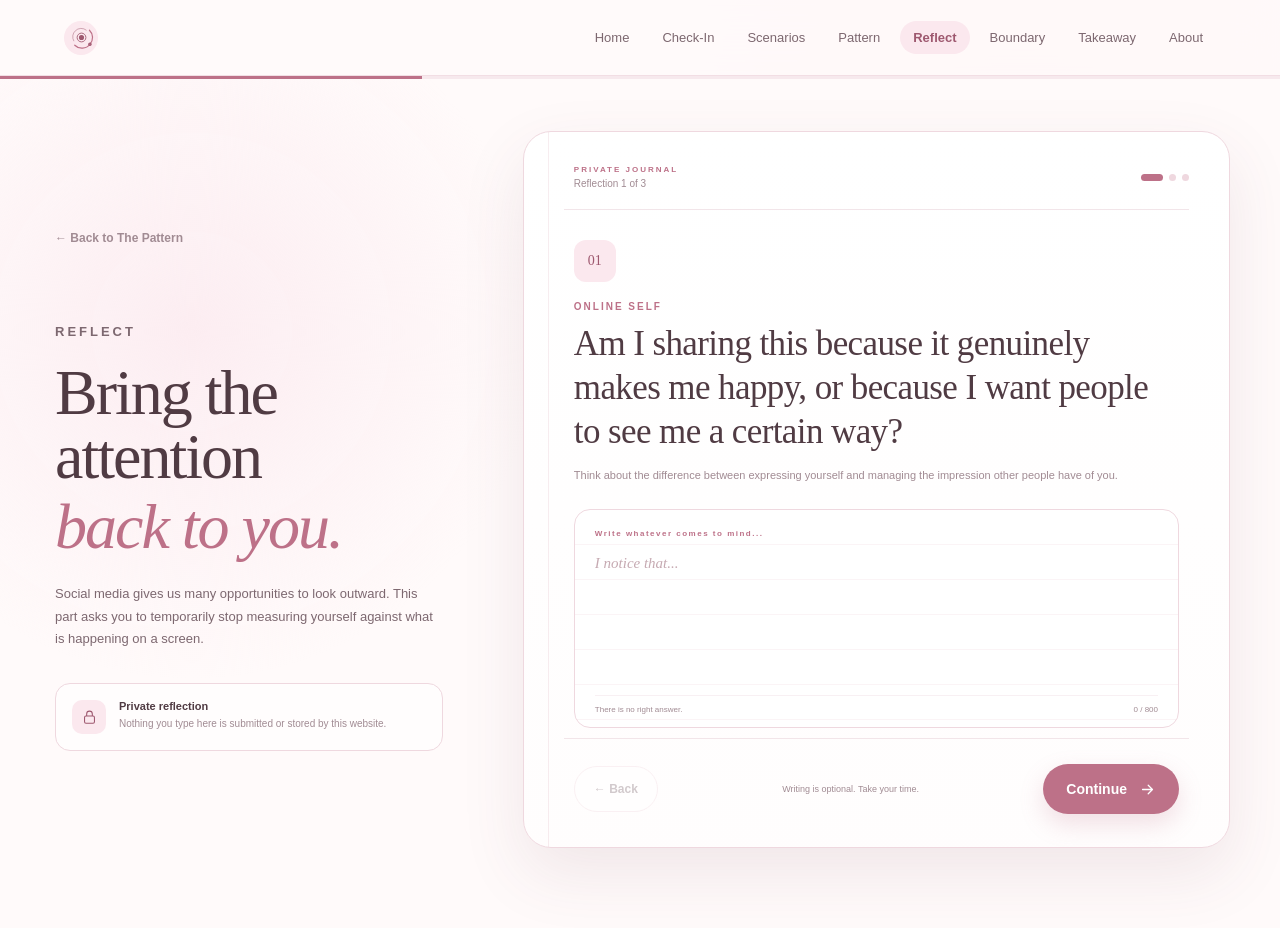
<file: reflection.html>
<!DOCTYPE html>
<html lang="en">

<head>
    <meta charset="UTF-8">
    <meta name="viewport" content="width=device-width, initial-scale=1.0">

    <meta
        name="description"
        content="A private reflection about social media comparison, identity, and personal values."
    >

    <title>Reflect | The Pressure to Keep Up</title>

    <link rel="stylesheet" href="style.css">
</head>

<body class="activity-page reflection-page">

    <!-- HEADER -->

    <header class="app-header">

        <a href="index.html" class="brand">

            <span class="brand-icon brand-logo" aria-hidden="true">

    <svg viewBox="0 0 40 40">

        <path
            class="logo-orbit logo-orbit-outer"
            d="M31.8 9.2
               A15 15 0 0 1 32.5 30
               A15 15 0 0 1 10 31.5"
        />

        <path
            class="logo-orbit logo-orbit-inner"
            d="M8.5 25
               A12 12 0 0 1 11 10
               A12 12 0 0 1 27 9"
        />

        <circle
            class="logo-self-ring"
            cx="20"
            cy="20"
            r="6.5"
        />

        <circle
            class="logo-self"
            cx="20"
            cy="20"
            r="3"
        />

        <circle
            class="logo-point"
            cx="32.5"
            cy="30"
            r="1.8"
        />

    </svg>

</span>

        </a>

       <nav class="desktop-nav" aria-label="Main navigation">

    <a href="index.html" class="nav-link">
        Home
    </a>

    <a href="checkin.html" class="nav-link">
        Check-In
    </a>

    <a href="scenarios.html" class="nav-link">
        Scenarios
    </a>

    <a href="pattern.html" class="nav-link">
        Pattern
    </a>

    <a href="reflection.html" class="nav-link active">
        Reflect
    </a>

    <a href="boundary.html" class="nav-link">
        Boundary
    </a>

    <a href="takeaway.html" class="nav-link">
        Takeaway
    </a>

    <a href="about.html" class="nav-link">
        About
    </a>

</nav>

        <button
            class="menu-button"
            id="menuButton"
            aria-label="Open navigation menu"
            aria-expanded="false"
        >
            <span></span>
            <span></span>
            <span></span>
        </button>

    </header>


    <!-- MOBILE NAV -->

    <nav
        class="mobile-nav"
        id="mobileNav"
        aria-label="Mobile navigation"
    >
        <a href="index.html">Home</a>
        <a href="checkin.html">Check-In</a>
        <a href="scenarios.html">Scenarios</a>
        <a href="pattern.html">Pattern</a>
        <a href="reflection.html">Reflect</a>
        <a href="boundary.html">Boundary</a>
        <a href="takeaway.html">Takeaway</a>
        <a href="about.html">About</a>
    </nav>


    <!-- PROGRESS -->

    <div class="app-progress" aria-hidden="true">
        <div
            class="app-progress-fill"
            id="reflectionProgress"
            style="width: 33.333%;"
        ></div>
    </div>


    <!-- MAIN -->

    <main class="reflection-main">

        <section class="reflection-shell">


            <!-- INTRO -->

            <div class="reflection-intro">

                <a href="pattern.html" class="back-home">
                    ← Back to The Pattern
                </a>

                <p class="eyebrow">
                    REFLECT
                </p>

                <h1>
                    Bring the attention
                    <em>back to you.</em>
                </h1>

                <p>
                    Social media gives us many opportunities
                    to look outward. This part asks you to
                    temporarily stop measuring yourself
                    against what is happening on a screen.
                </p>


                <div class="journal-privacy">

                    <div class="journal-lock" aria-hidden="true">

                        <svg viewBox="0 0 24 24">
                            <rect
                                x="5"
                                y="10"
                                width="14"
                                height="10"
                                rx="2"
                            />
                            <path
                                d="M8 10V7a4 4 0 0 1 8 0v3"
                            />
                        </svg>

                    </div>

                    <div>
                        <strong>Private reflection</strong>

                        <p>
                            Nothing you type here is submitted
                            or stored by this website.
                        </p>
                    </div>

                </div>

            </div>


            <!-- JOURNAL -->

            <div class="journal-wrapper">

                <div class="journal-top">

                    <div>
                        <span class="journal-label">
                            PRIVATE JOURNAL
                        </span>

                        <p id="reflectionCounter">
                            Reflection 1 of 3
                        </p>
                    </div>


                    <div class="journal-dots" aria-hidden="true">
                        <span class="active"></span>
                        <span></span>
                        <span></span>
                    </div>

                </div>


                <!-- REFLECTION 1 -->

                <article
                    class="reflection-screen active"
                    data-reflection="0"
                >

                    <div class="reflection-number">
                        01
                    </div>

                    <p class="question-label">
                        ONLINE SELF
                    </p>

                    <h2>
                        Am I sharing this because it genuinely
                        makes me happy, or because I want people
                        to see me a certain way?
                    </h2>

                    <p class="reflection-help">
                        Think about the difference between
                        expressing yourself and managing the
                        impression other people have of you.
                    </p>


                    <div class="journal-paper">

                        <label for="reflectionOne">
                            Write whatever comes to mind...
                        </label>

                        <textarea
                            id="reflectionOne"
                            class="reflection-textarea"
                            placeholder="I notice that..."
                            maxlength="800"
                        ></textarea>

                        <div class="journal-meta">

                            <span>
                                There is no right answer.
                            </span>

                            <span class="character-count">
                                0 / 800
                            </span>

                        </div>

                    </div>

                </article>


                <!-- REFLECTION 2 -->

                <article
                    class="reflection-screen"
                    data-reflection="1"
                >

                    <div class="reflection-number">
                        02
                    </div>

                    <p class="question-label">
                        YOUR TIMELINE
                    </p>

                    <h2>
                        Am I using another person's progress
                        as the measurement of my own?
                    </h2>

                    <p class="reflection-help">
                        Think about achievements, education,
                        careers, relationships, money, travel,
                        appearance, or any milestone that makes
                        you feel as if you should already be
                        somewhere else.
                    </p>


                    <div class="journal-paper">

                        <label for="reflectionTwo">
                            Write whatever comes to mind...
                        </label>

                        <textarea
                            id="reflectionTwo"
                            class="reflection-textarea"
                            placeholder="When I compare my timeline..."
                            maxlength="800"
                        ></textarea>

                        <div class="journal-meta">

                            <span>
                                Your timeline does not need
                                to match theirs.
                            </span>

                            <span class="character-count">
                                0 / 800
                            </span>

                        </div>

                    </div>

                </article>


                <!-- REFLECTION 3 -->

                <article
                    class="reflection-screen"
                    data-reflection="2"
                >

                    <div class="reflection-number">
                        03
                    </div>

                    <p class="question-label">
                        YOUR VALUES
                    </p>

                    <h2>
                        What actually matters to me when
                        nobody online is watching?
                    </h2>

                    <p class="reflection-help">
                        Think beyond likes, trends, appearances,
                        and other people's timelines. What parts
                        of your life still matter when there is
                        no audience?
                    </p>


                    <div class="journal-paper">

                        <label for="reflectionThree">
                            Write whatever comes to mind...
                        </label>

                        <textarea
                            id="reflectionThree"
                            class="reflection-textarea"
                            placeholder="What matters to me is..."
                            maxlength="800"
                        ></textarea>

                        <div class="journal-meta">

                            <span>
                                Focus on what feels personally meaningful.
                            </span>

                            <span class="character-count">
                                0 / 800
                            </span>

                        </div>

                    </div>

                </article>


                <!-- COMPLETION -->

                <article
                    class="reflection-screen reflection-complete"
                    id="reflectionComplete"
                >

                    <div class="reflection-finish-symbol">
                        ✦
                    </div>

                    <p class="question-label">
                        REFLECTION COMPLETE
                    </p>

                    <h2>
                        You looked inward instead of
                        looking for another person
                        to measure yourself against.
                    </h2>

                    <p>
                        Self-awareness does not require having
                        everything figured out. Sometimes it
                        begins with recognizing which thoughts
                        are truly yours and which ones may be
                        coming from pressure to keep up.
                    </p>


                    <blockquote>
                        “You don't have to edit yourself
                        to become worthy of being seen.”
                    </blockquote>


                    <a
                        href="boundary.html"
                        class="primary-button"
                    >
                        Choose Your Boundary

                        <svg viewBox="0 0 24 24" aria-hidden="true">
                            <path d="M5 12h14M13 6l6 6-6 6"/>
                        </svg>
                    </a>

                </article>


                <!-- CONTROLS -->

                <div
                    class="reflection-controls"
                    id="reflectionControls"
                >

                    <button
                        type="button"
                        class="secondary-button"
                        id="previousReflection"
                        disabled
                    >
                        ← Back
                    </button>


                    <p id="reflectionMessage">
                        Writing is optional. Take your time.
                    </p>


                    <button
                        type="button"
                        class="primary-button continue-button"
                        id="nextReflection"
                    >
                        Continue

                        <svg viewBox="0 0 24 24" aria-hidden="true">
                            <path d="M5 12h14M13 6l6 6-6 6"/>
                        </svg>
                    </button>

                </div>

            </div>

        </section>

    </main>


    <script src="script.js"></script>

</body>

</html>
</file>
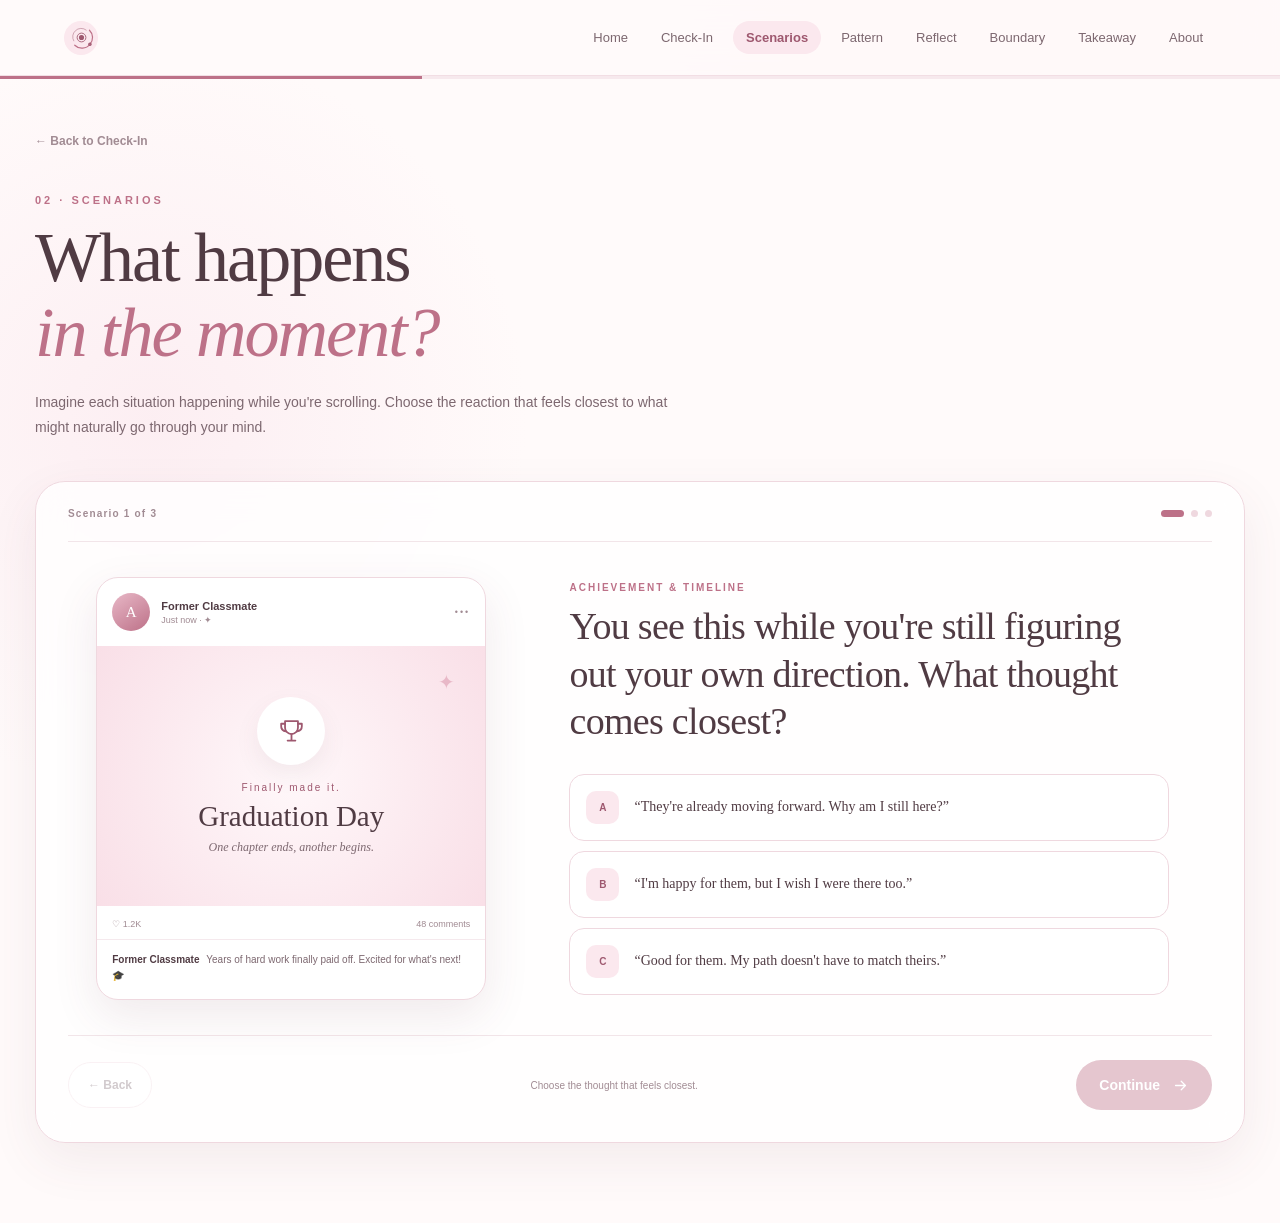
<file: scenarios.html>
<!DOCTYPE html>
<html lang="en">

<head>
    <meta charset="UTF-8">
    <meta name="viewport" content="width=device-width, initial-scale=1.0">

    <meta
        name="description"
        content="Explore everyday social media comparison scenarios."
    >

    <title>Scenarios | The Pressure to Keep Up</title>

    <link rel="stylesheet" href="style.css">
</head>

<body class="activity-page">

    <!-- HEADER -->

    <header class="app-header">

        <a href="index.html" class="brand">

            <span class="brand-icon brand-logo" aria-hidden="true">

    <svg viewBox="0 0 40 40">

        <path
            class="logo-orbit logo-orbit-outer"
            d="M31.8 9.2
               A15 15 0 0 1 32.5 30
               A15 15 0 0 1 10 31.5"
        />

        <path
            class="logo-orbit logo-orbit-inner"
            d="M8.5 25
               A12 12 0 0 1 11 10
               A12 12 0 0 1 27 9"
        />

        <circle
            class="logo-self-ring"
            cx="20"
            cy="20"
            r="6.5"
        />

        <circle
            class="logo-self"
            cx="20"
            cy="20"
            r="3"
        />

        <circle
            class="logo-point"
            cx="32.5"
            cy="30"
            r="1.8"
        />

    </svg>

</span>

        </a>


        <nav class="desktop-nav" aria-label="Main navigation">

    <a href="index.html" class="nav-link">
        Home
    </a>

    <a href="checkin.html" class="nav-link">
        Check-In
    </a>

    <a href="scenarios.html" class="nav-link active">
        Scenarios
    </a>

    <a href="pattern.html" class="nav-link">
        Pattern
    </a>

    <a href="reflection.html" class="nav-link">
        Reflect
    </a>

    <a href="boundary.html" class="nav-link">
        Boundary
    </a>

    <a href="takeaway.html" class="nav-link">
        Takeaway
    </a>

    <a href="about.html" class="nav-link">
        About
    </a>

</nav>


        <button
            class="menu-button"
            id="menuButton"
            aria-label="Open navigation menu"
            aria-expanded="false"
        >
            <span></span>
            <span></span>
            <span></span>
        </button>

    </header>


    <!-- MOBILE NAV -->

    <nav
        class="mobile-nav"
        id="mobileNav"
        aria-label="Mobile navigation"
    >
        <a href="index.html">Home</a>
        <a href="checkin.html">Check-In</a>
        <a href="scenarios.html">Scenarios</a>
        <a href="pattern.html">Pattern</a>
        <a href="reflection.html">Reflect</a>
        <a href="boundary.html">Boundary</a>
        <a href="takeaway.html">Takeaway</a>
        <a href="about.html">About</a>
    </nav>


    <!-- PAGE PROGRESS -->

    <div class="app-progress" aria-hidden="true">

        <div
            class="app-progress-fill"
            id="scenarioProgress"
            style="width: 33.333%;"
        ></div>

    </div>


    <!-- MAIN -->

    <main class="scenario-main">

        <section class="scenario-shell">


            <!-- PAGE INTRO -->

            <div class="scenario-heading">

                <a href="checkin.html" class="back-home">
                    ← Back to Check-In
                </a>

                <p class="eyebrow">
                    02 · SCENARIOS
                </p>

                <h1>
                    What happens
                    <em>in the moment?</em>
                </h1>

                <p>
                    Imagine each situation happening while
                    you're scrolling. Choose the reaction that
                    feels closest to what might naturally go
                    through your mind.
                </p>

            </div>


            <!-- EXPERIENCE -->

            <div class="scenario-experience">

                <div class="scenario-status">

                    <span id="scenarioCounter">
                        Scenario 1 of 3
                    </span>

                    <div class="scenario-dots" aria-hidden="true">
                        <span class="active"></span>
                        <span></span>
                        <span></span>
                    </div>

                </div>


                <!-- =====================================
                     SCENARIO 1
                ====================================== -->

                <article
                    class="scenario-screen active"
                    data-scenario="0"
                >

                    <div class="scenario-layout">


                        <!-- SOCIAL POST -->

                        <div class="mock-post">

                            <div class="mock-post-header">

                                <div class="mock-avatar">
                                    A
                                </div>

                                <div>
                                    <strong>
                                        Former Classmate
                                    </strong>

                                    <span>
                                        Just now · ✦
                                    </span>
                                </div>

                                <span class="post-menu">
                                    •••
                                </span>

                            </div>


                            <div class="achievement-visual">

                                <div class="achievement-decoration">
                                    ✦
                                </div>

                                <div class="achievement-icon">

                                    <svg viewBox="0 0 24 24">
                                        <path d="M7 4h10v5a5 5 0 0 1-10 0V4Z"/>
                                        <path d="M9 19h6M12 14v5"/>
                                        <path d="M7 6H4v2c0 2 1.3 3.5 3.4 3.8M17 6h3v2c0 2-1.3 3.5-3.4 3.8"/>
                                    </svg>

                                </div>

                                <p>
                                    Finally made it.
                                </p>

                                <strong>
                                    Graduation Day
                                </strong>

                                <span>
                                    One chapter ends,
                                    another begins.
                                </span>

                            </div>


                            <div class="mock-reactions">

                                <span>♡ 1.2K</span>
                                <span>48 comments</span>

                            </div>


                            <p class="mock-caption">

                                <strong>
                                    Former Classmate
                                </strong>

                                Years of hard work finally paid off.
                                Excited for what's next! 🎓

                            </p>

                        </div>


                        <!-- REACTION -->

                        <div class="scenario-question">

                            <p class="question-label">
                                ACHIEVEMENT & TIMELINE
                            </p>

                            <h2>
                                You see this while you're still
                                figuring out your own direction.
                                What thought comes closest?
                            </h2>


                            <div class="scenario-choices">

                                <button
                                    class="scenario-choice"
                                    type="button"
                                    data-feedback="comparison"
                                >
                                    <span>A</span>

                                    <p>
                                        “They're already moving
                                        forward. Why am I still here?”
                                    </p>
                                </button>


                                <button
                                    class="scenario-choice"
                                    type="button"
                                    data-feedback="mixed"
                                >
                                    <span>B</span>

                                    <p>
                                        “I'm happy for them, but I
                                        wish I were there too.”
                                    </p>
                                </button>


                                <button
                                    class="scenario-choice"
                                    type="button"
                                    data-feedback="grounded"
                                >
                                    <span>C</span>

                                    <p>
                                        “Good for them. My path
                                        doesn't have to match theirs.”
                                    </p>
                                </button>

                            </div>


                            <div
                                class="scenario-feedback"
                                aria-live="polite"
                            ></div>

                        </div>

                    </div>

                </article>


                <!-- =====================================
                     SCENARIO 2
                ====================================== -->

                <article
                    class="scenario-screen"
                    data-scenario="1"
                >

                    <div class="scenario-layout">


                        <div class="mock-post">

                            <div class="mock-post-header">

                                <div class="mock-avatar influencer-avatar">
                                    ✦
                                </div>

                                <div>
                                    <strong>
                                        Lifestyle Creator
                                    </strong>

                                    <span>
                                        Suggested for you
                                    </span>
                                </div>

                                <span class="post-menu">
                                    •••
                                </span>

                            </div>


                            <div class="beauty-visual">

                                <div class="beauty-phone">

                                    <div class="beauty-face">

                                        <span class="face-eye eye-left"></span>
                                        <span class="face-eye eye-right"></span>
                                        <span class="face-smile"></span>

                                    </div>

                                    <div class="beauty-sparkle sparkle-one">
                                        ✦
                                    </div>

                                    <div class="beauty-sparkle sparkle-two">
                                        ✦
                                    </div>

                                    <span class="beauty-tag">
                                        effortless ✨
                                    </span>

                                </div>

                            </div>


                            <div class="mock-reactions">

                                <span>♡ 28.4K</span>
                                <span>View comments</span>

                            </div>


                            <p class="mock-caption">

                                <strong>
                                    Lifestyle Creator
                                </strong>

                                Feeling confident today.
                                My current favorites are linked
                                in my profile.

                            </p>

                        </div>


                        <div class="scenario-question">

                            <p class="question-label">
                                APPEARANCE & IDEALS
                            </p>

                            <h2>
                                The creator looks polished and
                                confident. What thought might
                                come first?
                            </h2>


                            <div class="scenario-choices">

                                <button
                                    class="scenario-choice"
                                    type="button"
                                    data-feedback="comparison"
                                >
                                    <span>A</span>

                                    <p>
                                        “Why can't my skin, body,
                                        or style look like that?”
                                    </p>
                                </button>


                                <button
                                    class="scenario-choice"
                                    type="button"
                                    data-feedback="mixed"
                                >
                                    <span>B</span>

                                    <p>
                                        “I like the look. Maybe I
                                        should change something too.”
                                    </p>
                                </button>


                                <button
                                    class="scenario-choice"
                                    type="button"
                                    data-feedback="grounded"
                                >
                                    <span>C</span>

                                    <p>
                                        “They look good, but I don't
                                        know the full story behind
                                        this post.”
                                    </p>
                                </button>

                            </div>


                            <div
                                class="scenario-feedback"
                                aria-live="polite"
                            ></div>

                        </div>

                    </div>

                </article>


                <!-- =====================================
                     SCENARIO 3
                ====================================== -->

                <article
                    class="scenario-screen"
                    data-scenario="2"
                >

                    <div class="scenario-layout">


                        <div class="mock-post own-post">

                            <div class="mock-post-header">

                                <div class="mock-avatar user-avatar">
                                    YOU
                                </div>

                                <div>
                                    <strong>
                                        Your Post
                                    </strong>

                                    <span>
                                        2 hours ago
                                    </span>
                                </div>

                                <span class="post-menu">
                                    •••
                                </span>

                            </div>


                            <div class="validation-visual">

                                <div class="photo-placeholder">

                                    <span>YOUR POST</span>

                                    <div class="photo-heart">
                                        ♡
                                    </div>

                                </div>

                            </div>


                            <div class="mock-reactions low-reactions">

                                <span>♡ 12</span>
                                <span>2 comments</span>

                            </div>


                            <p class="mock-caption">

                                <strong>
                                    You
                                </strong>

                                A moment you felt good enough
                                to share.

                            </p>

                        </div>


                        <div class="scenario-question">

                            <p class="question-label">
                                LIKES & VALIDATION
                            </p>

                            <h2>
                                You expected more reactions,
                                but the post stays quiet.
                                What do you think?
                            </h2>


                            <div class="scenario-choices">

                                <button
                                    class="scenario-choice"
                                    type="button"
                                    data-feedback="comparison"
                                >
                                    <span>A</span>

                                    <p>
                                        “Maybe people don't like me
                                        or what I posted.”
                                    </p>
                                </button>


                                <button
                                    class="scenario-choice"
                                    type="button"
                                    data-feedback="mixed"
                                >
                                    <span>B</span>

                                    <p>
                                        “I know likes shouldn't
                                        matter, but I still keep
                                        checking.”
                                    </p>
                                </button>


                                <button
                                    class="scenario-choice"
                                    type="button"
                                    data-feedback="grounded"
                                >
                                    <span>C</span>

                                    <p>
                                        “The number of reactions
                                        doesn't decide whether the
                                        moment mattered.”
                                    </p>
                                </button>

                            </div>


                            <div
                                class="scenario-feedback"
                                aria-live="polite"
                            ></div>

                        </div>

                    </div>

                </article>


                <!-- =====================================
                     COMPLETION
                ====================================== -->

                <article
                    class="scenario-screen scenario-complete"
                    id="scenarioComplete"
                >

                    <div class="complete-orbit" aria-hidden="true">

                        <div class="complete-ring"></div>

                        <div class="complete-center">
                            YOU
                        </div>

                        <span class="orbit-word word-see">
                            SEE
                        </span>

                        <span class="orbit-word word-compare">
                            COMPARE
                        </span>

                        <span class="orbit-word word-feel">
                            FEEL
                        </span>

                    </div>


                    <div class="complete-copy">

                        <p class="question-label">
                            SOMETHING CONNECTS THEM
                        </p>

                        <h2>
                            Different posts can trigger
                            the same kind of pressure.
                        </h2>

                        <p>
                            An achievement, an idealized appearance,
                            or even the number of reactions on a post
                            can become a point of comparison.
                            The next section shows how that moment
                            can grow into a repeating pattern.
                        </p>

                        <a
                            href="pattern.html"
                            class="primary-button"
                        >
                            See the Pattern

                            <svg viewBox="0 0 24 24" aria-hidden="true">
                                <path d="M5 12h14M13 6l6 6-6 6"/>
                            </svg>
                        </a>

                    </div>

                </article>


                <!-- CONTROLS -->

                <div
                    class="scenario-controls"
                    id="scenarioControls"
                >

                    <button
                        type="button"
                        class="secondary-button"
                        id="previousScenario"
                        disabled
                    >
                        ← Back
                    </button>


                    <p
                        id="scenarioMessage"
                        aria-live="polite"
                    >
                        Choose the thought that feels closest.
                    </p>


                    <button
                        type="button"
                        class="primary-button continue-button"
                        id="nextScenario"
                        disabled
                    >
                        Continue

                        <svg viewBox="0 0 24 24" aria-hidden="true">
                            <path d="M5 12h14M13 6l6 6-6 6"/>
                        </svg>
                    </button>

                </div>

            </div>

        </section>

    </main>


    <script src="script.js"></script>

</body>

</html>
</file>
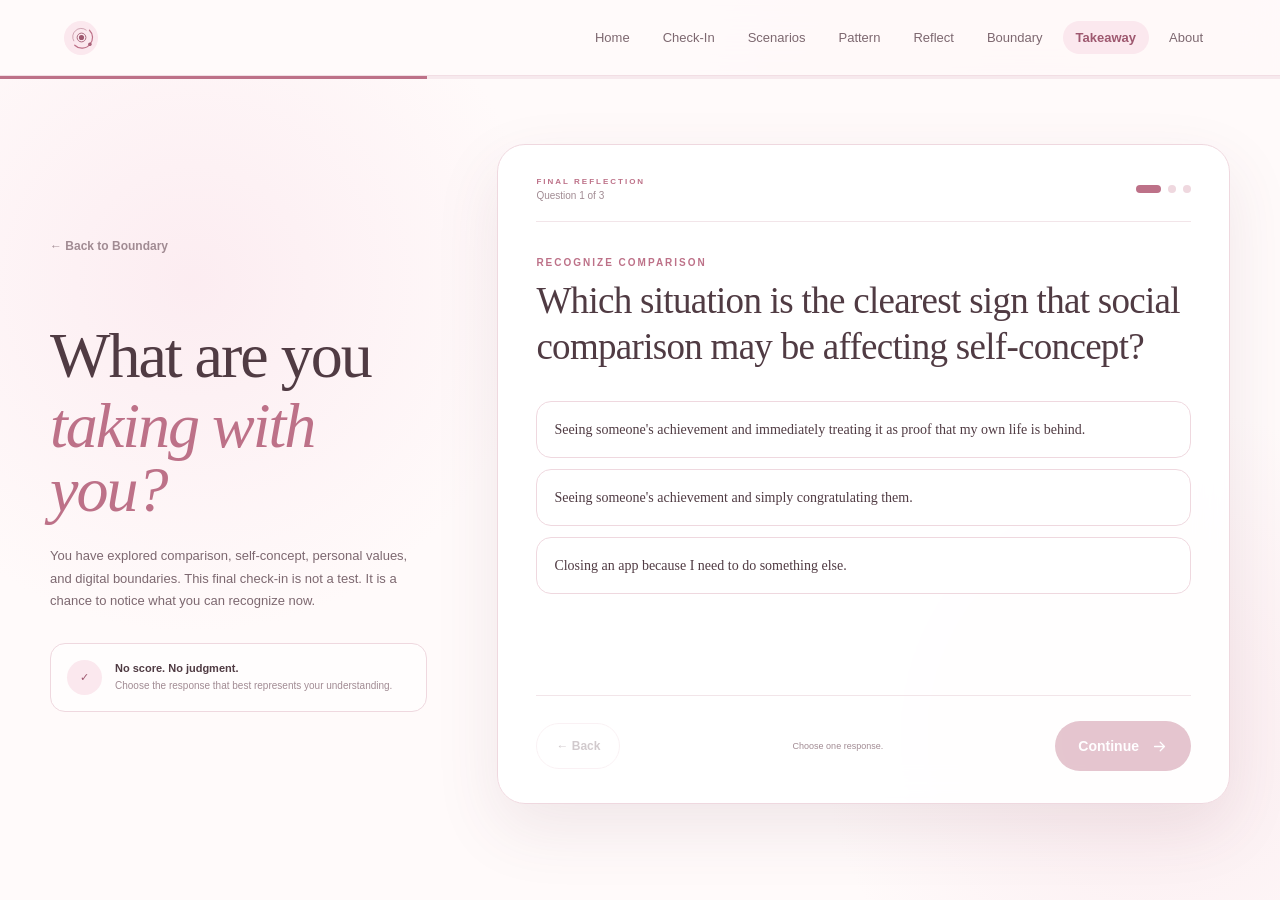
<file: takeaway.html>
<!DOCTYPE html>
<html lang="en">

<head>
    <meta charset="UTF-8">
    <meta name="viewport" content="width=device-width, initial-scale=1.0">

    <meta
        name="description"
        content="Complete a final reflection about social media comparison, self-concept, and healthier digital boundaries."
    >

    <title>Takeaway | The Pressure to Keep Up</title>

    <link rel="stylesheet" href="style.css">
</head>

<body class="activity-page takeaway-page">

    <!-- HEADER -->

    <header class="app-header">

        <a href="index.html" class="brand">

            <span class="brand-icon brand-logo" aria-hidden="true">

    <svg viewBox="0 0 40 40">

        <path
            class="logo-orbit logo-orbit-outer"
            d="M31.8 9.2
               A15 15 0 0 1 32.5 30
               A15 15 0 0 1 10 31.5"
        />

        <path
            class="logo-orbit logo-orbit-inner"
            d="M8.5 25
               A12 12 0 0 1 11 10
               A12 12 0 0 1 27 9"
        />

        <circle
            class="logo-self-ring"
            cx="20"
            cy="20"
            r="6.5"
        />

        <circle
            class="logo-self"
            cx="20"
            cy="20"
            r="3"
        />

        <circle
            class="logo-point"
            cx="32.5"
            cy="30"
            r="1.8"
        />

    </svg>

</span>

        </a>


        <nav class="desktop-nav" aria-label="Main navigation">

    <a href="index.html" class="nav-link">
        Home
    </a>

    <a href="checkin.html" class="nav-link">
        Check-In
    </a>

    <a href="scenarios.html" class="nav-link">
        Scenarios
    </a>

    <a href="pattern.html" class="nav-link">
        Pattern
    </a>

    <a href="reflection.html" class="nav-link">
        Reflect
    </a>

    <a href="boundary.html" class="nav-link">
        Boundary
    </a>

    <a href="takeaway.html" class="nav-link active">
        Takeaway
    </a>

    <a href="about.html" class="nav-link">
        About
    </a>

</nav>


        <button
            class="menu-button"
            id="menuButton"
            aria-label="Open navigation menu"
            aria-expanded="false"
        >
            <span></span>
            <span></span>
            <span></span>
        </button>

    </header>


    <!-- MOBILE NAV -->

    <nav
        class="mobile-nav"
        id="mobileNav"
        aria-label="Mobile navigation"
    >
        <a href="index.html">Home</a>
        <a href="checkin.html">Check-In</a>
        <a href="scenarios.html">Scenarios</a>
        <a href="pattern.html">Pattern</a>
        <a href="reflection.html">Reflect</a>
        <a href="boundary.html">Boundary</a>
        <a href="takeaway.html">Takeaway</a>
        <a href="about.html">About</a>
    </nav>


    <!-- OVERALL PROGRESS -->

    <div class="app-progress" aria-hidden="true">

        <div
            class="app-progress-fill"
            id="takeawayProgress"
            style="width: 33.333%;"
        ></div>

    </div>


    <main class="takeaway-main">

        <section class="takeaway-shell">


            <!-- INTRO -->

            <div class="takeaway-intro">

                <a href="boundary.html" class="back-home">
                    ← Back to Boundary
                </a>

                <p class="eyebrow">
                   
                </p>

                <h1>
                    What are you
                    <em>taking with you?</em>
                </h1>

                <p>
                    You have explored comparison, self-concept,
                    personal values, and digital boundaries.
                    This final check-in is not a test. It is a
                    chance to notice what you can recognize now.
                </p>


                <div class="assessment-note">

                    <span>✓</span>

                    <div>
                        <strong>
                            No score. No judgment.
                        </strong>

                        <p>
                            Choose the response that best
                            represents your understanding.
                        </p>
                    </div>

                </div>

            </div>


            <!-- ASSESSMENT CARD -->

            <div class="takeaway-card">

                <div class="takeaway-card-top">

                    <div>
                        <span class="builder-label">
                            FINAL REFLECTION
                        </span>

                        <p id="takeawayCounter">
                            Question 1 of 3
                        </p>
                    </div>


                    <div
                        class="takeaway-dots"
                        aria-hidden="true"
                    >
                        <span class="active"></span>
                        <span></span>
                        <span></span>
                    </div>

                </div>


                <!-- =================================
                     QUESTION 1
                ================================== -->

                <article
                    class="takeaway-screen active"
                    data-takeaway="0"
                >

            

                    <p class="question-label">
                        RECOGNIZE COMPARISON
                    </p>

                    <h2>
                        Which situation is the clearest
                        sign that social comparison may
                        be affecting self-concept?
                    </h2>


                    <div class="takeaway-options">

                        <button
                            type="button"
                            class="takeaway-option"
                            data-understanding="strong"
                        >
                        

                            <p>
                                Seeing someone's achievement and
                                immediately treating it as proof
                                that my own life is behind.
                            </p>
                        </button>


                        <button
                            type="button"
                            class="takeaway-option"
                            data-understanding="developing"
                        >
                            

                            <p>
                                Seeing someone's achievement
                                and simply congratulating them.
                            </p>
                        </button>


                        <button
                            type="button"
                            class="takeaway-option"
                            data-understanding="developing"
                        >
                            

                            <p>
                                Closing an app because I need
                                to do something else.
                            </p>
                        </button>

                    </div>


                    <div
                        class="takeaway-feedback"
                        aria-live="polite"
                    ></div>

                </article>


                <!-- =================================
                     QUESTION 2
                ================================== -->

                <article
                    class="takeaway-screen"
                    data-takeaway="1"
                >

                   

                    <p class="question-label">
                        PERSONAL GOAL OR SOCIAL PRESSURE?
                    </p>

                    <h2>
                        Which thought best separates
                        personal growth from pressure
                        to keep up?
                    </h2>


                    <div class="takeaway-options">

                        <button
                            type="button"
                            class="takeaway-option"
                            data-understanding="developing"
                        >
                            <span>A</span>

                            <p>
                                “I need to achieve this soon
                                because people my age are
                                already doing it.”
                            </p>
                        </button>


                        <button
                            type="button"
                            class="takeaway-option"
                            data-understanding="strong"
                        >
                            <span>B</span>

                            <p>
                                “I want to work toward this
                                because it matters to me,
                                even if my timeline is different.”
                            </p>
                        </button>


                        <button
                            type="button"
                            class="takeaway-option"
                            data-understanding="developing"
                        >
                            <span>C</span>

                            <p>
                                “If enough people approve of
                                what I'm doing, then I know
                                I'm making progress.”
                            </p>
                        </button>

                    </div>


                    <div
                        class="takeaway-feedback"
                        aria-live="polite"
                    ></div>

                </article>


                <!-- =================================
                     QUESTION 3
                ================================== -->

                <article
                    class="takeaway-screen"
                    data-takeaway="2"
                >

                    
                    <p class="question-label">
                        CHOOSE A REALISTIC BOUNDARY
                    </p>

                    <h2>
                        Which approach best reflects
                        a healthy and realistic digital
                        boundary?
                    </h2>


                    <div class="takeaway-options">

                        <button
                            type="button"
                            class="takeaway-option"
                            data-understanding="developing"
                        >
                            <span>A</span>

                            <p>
                                Everyone should permanently
                                delete every social media account.
                            </p>
                        </button>


                        <button
                            type="button"
                            class="takeaway-option"
                            data-understanding="strong"
                        >
                            <span>B</span>

                            <p>
                                Choose a specific boundary
                                based on what affects me and
                                what I realistically need.
                            </p>
                        </button>


                        <button
                            type="button"
                            class="takeaway-option"
                            data-understanding="developing"
                        >
                            <span>C</span>

                            <p>
                                Ignore the problem and keep
                                using social media exactly
                                the same way.
                            </p>
                        </button>

                    </div>


                    <div
                        class="takeaway-feedback"
                        aria-live="polite"
                    ></div>

                </article>


                <!-- =================================
                     FINAL SCREEN
                ================================== -->

                <article
                    class="takeaway-screen takeaway-complete"
                    id="takeawayComplete"
                >

                    <div class="takeaway-final-visual">

                        <div
                            class="final-orbit final-orbit-one"
                            aria-hidden="true"
                        ></div>

                        <div
                            class="final-orbit final-orbit-two"
                            aria-hidden="true"
                        ></div>


                        <div class="final-you">
                            YOU
                        </div>


                        <span class="final-word word-values">
                            YOUR VALUES
                        </span>

                        <span class="final-word word-pace">
                            YOUR PACE
                        </span>

                        <span class="final-word word-growth">
                            YOUR GROWTH
                        </span>

                    </div>


                    <p class="question-label">
                        YOUR TAKEAWAY
                    </p>

                    <h2>
                        You don't need to become
                        someone else to grow.
                    </h2>

                    <p class="takeaway-final-copy">
                        Social media can show you countless
                        versions of how a life could look.
                        Self-awareness gives you space to ask
                        whether those images actually represent
                        what you want for your own life.
                    </p>


                    <blockquote id="finalReminder">
                        “Someone else's milestone is not
                        a deadline for your own.”
                    </blockquote>


                    <div class="final-actions">

                        <button
                            type="button"
                            class="secondary-button"
                            id="anotherReminder"
                        >
                            Another Reminder
                        </button>


                        <a
                            href="index.html"
                            class="primary-button"
                        >
                            Return Home

                            <svg viewBox="0 0 24 24" aria-hidden="true">
                                <path d="M5 12h14M13 6l6 6-6 6"/>
                            </svg>
                        </a>

                    </div>


                    <p class="final-privacy">
                        Your reflections remain yours.
                        Nothing from this experience was
                        submitted or stored.
                    </p>

                </article>


                <!-- CONTROLS -->

                <div
                    class="takeaway-controls"
                    id="takeawayControls"
                >

                    <button
                        type="button"
                        class="secondary-button"
                        id="previousTakeaway"
                        disabled
                    >
                        ← Back
                    </button>


                    <p
                        id="takeawayMessage"
                        aria-live="polite"
                    >
                        Choose one response.
                    </p>


                    <button
                        type="button"
                        class="primary-button continue-button"
                        id="nextTakeaway"
                        disabled
                    >
                        Continue

                        <svg viewBox="0 0 24 24" aria-hidden="true">
                            <path d="M5 12h14M13 6l6 6-6 6"/>
                        </svg>
                    </button>

                </div>

            </div>

        </section>

    </main>


    <script src="script.js"></script>

</body>

</html>
</file>
<file: style.css>
/* =========================================
   THE PRESSURE TO KEEP UP
   Professional Web App Design
========================================= */


/* =========================================
   DESIGN VARIABLES
========================================= */

:root {
    --background: #fffafa;
    --surface: #ffffff;
    --surface-soft: #fff4f7;
    --surface-pink: #fbe8ee;

    --pink: #bd7188;
    --pink-dark: #9e586f;
    --pink-light: #e8b8c7;

    --text: #503b43;
    --text-soft: #7d6870;
    --text-light: #a18b93;

    --border: #efd8df;

    --shadow:
        0 18px 50px rgba(104, 62, 77, 0.08);

    --shadow-hover:
        0 22px 55px rgba(104, 62, 77, 0.14);

    --radius-small: 14px;
    --radius-medium: 22px;
    --radius-large: 32px;

    --max-width: 1180px;
}


/* =========================================
   RESET
========================================= */

* {
    box-sizing: border-box;
    margin: 0;
    padding: 0;
}

html {
    scroll-behavior: smooth;
}

body {
    min-height: 100vh;

    font-family:
        Inter,
        "Segoe UI",
        Arial,
        sans-serif;

    background: var(--background);
    color: var(--text);

    -webkit-font-smoothing: antialiased;
}

a {
    color: inherit;
    text-decoration: none;
}

button {
    font: inherit;
}

svg {
    display: block;
}


/* =========================================
   HEADER
========================================= */

.app-header {
    position: sticky;
    top: 0;
    z-index: 100;

    width: 100%;
    height: 76px;

    padding: 0 5%;

    display: flex;
    align-items: center;
    justify-content: space-between;

    border-bottom: 1px solid rgba(239, 216, 223, 0.8);

    background: rgba(255, 250, 250, 0.88);

    backdrop-filter: blur(18px);
    -webkit-backdrop-filter: blur(18px);
}


/* BRAND */

.brand {
    display: flex;
    align-items: center;
    gap: 11px;

    font-family: Georgia, serif;
    font-size: 17px;
}

.brand-icon {
    width: 34px;
    height: 34px;

    display: grid;
    place-items: center;

    border-radius: 50%;

    background: var(--surface-pink);
}

.brand-icon svg {
    width: 17px;

    fill: none;
    stroke: var(--pink-dark);
    stroke-width: 1.6;
}


/* DESKTOP NAVIGATION */

.desktop-nav {
    display: flex;
    align-items: center;
    gap: 7px;
}

.nav-link {
    padding: 9px 13px;

    border-radius: 20px;

    font-size: 13px;
    color: var(--text-soft);

    transition: 0.2s ease;
}

.nav-link:hover {
    background: var(--surface-pink);
    color: var(--pink-dark);
}

.nav-link.active {
    background: var(--surface-pink);
    color: var(--pink-dark);
    font-weight: 600;
}


/* MOBILE MENU BUTTON */

.menu-button {
    display: none;

    width: 42px;
    height: 42px;

    border: 1px solid var(--border);
    border-radius: 12px;

    background: var(--surface);

    cursor: pointer;
}

.menu-button span {
    display: block;

    width: 18px;
    height: 1.5px;

    margin: 4px auto;

    background: var(--text);
}


/* MOBILE NAV */

.mobile-nav {
    display: none;

    position: fixed;
    top: 76px;
    left: 0;
    right: 0;
    z-index: 99;

    padding: 16px 5% 22px;

    flex-direction: column;
    gap: 5px;

    border-bottom: 1px solid var(--border);

    background: rgba(255, 250, 250, 0.98);

    box-shadow: var(--shadow);
}

.mobile-nav a {
    padding: 13px 15px;

    border-radius: 12px;

    font-size: 14px;
    color: var(--text-soft);
}

.mobile-nav a:hover {
    background: var(--surface-pink);
}

.mobile-nav.open {
    display: flex;
}


/* =========================================
   HERO
========================================= */

.dashboard-hero {
    width: 100%;
    max-width: var(--max-width);

    min-height: 660px;

    margin: auto;
    padding: 80px 30px;

    display: grid;
    grid-template-columns: 1.05fr 0.95fr;
    align-items: center;
    gap: 70px;
}


/* HERO CONTENT */

.hero-content {
    max-width: 630px;
}

.eyebrow {
    margin-bottom: 17px;

    font-size: 11px;
    font-weight: 700;

    letter-spacing: 3px;

    color: var(--pink);
}

.hero-content h1 {
    font-family: Georgia, serif;

    font-size: clamp(60px, 7vw, 94px);
    font-weight: normal;

    line-height: 0.94;

    letter-spacing: -3px;

    color: var(--text);
}

.hero-content h1 em {
    display: block;

    margin-top: 7px;

    font-weight: normal;
    color: var(--pink);
}

.hero-description {
    max-width: 570px;

    margin-top: 30px;

    font-size: 17px;
    line-height: 1.75;

    color: var(--text-soft);
}

.hero-actions {
    margin-top: 30px;

    display: flex;
    align-items: center;
    gap: 20px;
}

.primary-button {
    min-height: 50px;

    padding: 0 23px;

    display: inline-flex;
    align-items: center;
    justify-content: center;
    gap: 12px;

    border-radius: 28px;

    background: var(--pink);
    color: white;

    font-size: 14px;
    font-weight: 600;

    box-shadow:
        0 10px 25px rgba(189, 113, 136, 0.22);

    transition:
        transform 0.2s ease,
        background 0.2s ease,
        box-shadow 0.2s ease;
}

.primary-button svg {
    width: 17px;

    fill: none;
    stroke: currentColor;
    stroke-width: 1.8;
    stroke-linecap: round;
    stroke-linejoin: round;
}

.primary-button:hover {
    transform: translateY(-2px);

    background: var(--pink-dark);

    box-shadow:
        0 14px 30px rgba(189, 113, 136, 0.28);
}

.hero-actions p {
    max-width: 150px;

    font-size: 12px;
    line-height: 1.5;

    color: var(--text-light);
}


/* =========================================
   HERO VISUAL
========================================= */

.hero-visual {
    position: relative;

    width: 100%;
    max-width: 470px;

    aspect-ratio: 1 / 1;

    margin: auto;
}

.visual-orbit {
    position: absolute;

    border: 1px solid var(--pink-light);
    border-radius: 50%;
}

.orbit-one {
    inset: 10%;
}

.orbit-two {
    inset: 24%;

    border-style: dashed;
}

.visual-center {
    position: absolute;
    top: 50%;
    left: 50%;

    width: 105px;
    height: 105px;

    transform: translate(-50%, -50%);

    display: grid;
    place-items: center;

    border-radius: 50%;

    background: linear-gradient(
        145deg,
        #c67a91,
        #a75f75
    );

    color: white;

    box-shadow:
        0 18px 40px rgba(151, 81, 103, 0.24);
}

.visual-center span {
    font-size: 11px;
    font-weight: 700;

    letter-spacing: 2px;
}


/* FLOATING VISUAL CARDS */

.visual-card {
    position: absolute;

    border: 1px solid var(--border);
    border-radius: 18px;

    background: rgba(255, 255, 255, 0.93);

    box-shadow: var(--shadow);

    backdrop-filter: blur(10px);
}

.visual-card-one {
    top: 3%;
    right: 0;

    width: 235px;

    padding: 23px;
}

.mini-icon {
    display: block;

    margin-bottom: 14px;

    font-size: 23px;
    color: var(--pink);
}

.visual-card-one p {
    font-family: Georgia, serif;

    font-size: 17px;
    line-height: 1.35;

    color: var(--text);
}

.visual-card-one strong {
    display: block;

    margin-top: 4px;

    font-family: Georgia, serif;
    font-size: 17px;
    font-weight: normal;
    font-style: italic;

    color: var(--pink);
}

.visual-card-two,
.visual-card-three {
    width: 115px;

    padding: 17px;
}

.visual-card-two {
    left: 0;
    top: 34%;
}

.visual-card-three {
    right: 3%;
    bottom: 12%;
}

.visual-card-two span,
.visual-card-three span {
    font-size: 10px;
    font-weight: 700;

    letter-spacing: 1px;

    color: var(--pink);
}

.visual-card-two p,
.visual-card-three p {
    margin-top: 7px;

    font-family: Georgia, serif;
    font-size: 17px;
}


/* =========================================
   JOURNEY SECTION
========================================= */

.journey-section {
    padding: 100px 30px 120px;

    background:
        linear-gradient(
            180deg,
            #fff6f8,
            #fffafb
        );

    border-top: 1px solid var(--border);
}

.journey-heading {
    width: 100%;
    max-width: var(--max-width);

    margin: 0 auto 45px;

    display: flex;
    align-items: end;
    justify-content: space-between;
    gap: 50px;
}

.journey-heading h2 {
    font-family: Georgia, serif;

    font-size: clamp(38px, 5vw, 58px);
    font-weight: normal;

    letter-spacing: -1.5px;

    color: var(--text);
}

.journey-heading > p {
    max-width: 440px;

    font-size: 14px;
    line-height: 1.7;

    color: var(--text-soft);
}


/* =========================================
   DASHBOARD CARDS
========================================= */

.dashboard-grid {
    width: 100%;
    max-width: var(--max-width);

    margin: auto;

    display: grid;
    grid-template-columns: repeat(3, 1fr);
    gap: 18px;
}

.dashboard-card {
    min-height: 310px;

    padding: 27px;

    display: flex;
    flex-direction: column;

    border: 1px solid var(--border);
    border-radius: var(--radius-medium);

    background: rgba(255, 255, 255, 0.82);

    box-shadow:
        0 8px 30px rgba(104, 62, 77, 0.035);

    transition:
        transform 0.25s ease,
        box-shadow 0.25s ease,
        border-color 0.25s ease;
}

.dashboard-card:hover {
    transform: translateY(-6px);

    border-color: var(--pink-light);

    box-shadow: var(--shadow-hover);
}

.card-top {
    display: flex;
    align-items: center;
    justify-content: space-between;
}

.card-icon {
    width: 51px;
    height: 51px;

    display: grid;
    place-items: center;

    border-radius: 15px;

    background: var(--surface-pink);
}

.card-icon svg {
    width: 24px;
    height: 24px;

    fill: none;
    stroke: var(--pink-dark);
    stroke-width: 1.5;

    stroke-linecap: round;
    stroke-linejoin: round;
}

.card-number {
    font-size: 10px;
    font-weight: 700;

    letter-spacing: 1.5px;

    color: var(--text-light);
}

.card-content {
    margin-top: 38px;
}

.card-content h3 {
    font-family: Georgia, serif;

    font-size: 28px;
    font-weight: normal;

    color: var(--text);
}

.card-content p {
    max-width: 290px;

    margin-top: 13px;

    font-size: 14px;
    line-height: 1.65;

    color: var(--text-soft);
}

.card-link {
    margin-top: auto;
    padding-top: 25px;

    display: flex;
    align-items: center;
    justify-content: space-between;

    border-top: 1px solid #f2e5e9;

    font-size: 12px;
    font-weight: 600;

    color: var(--pink-dark);
}

.card-link span {
    font-size: 19px;

    transition: transform 0.2s ease;
}

.dashboard-card:hover .card-link span {
    transform: translateX(4px);
}


/* FEATURED LAST CARD */

.featured-card {
    background:
        linear-gradient(
            145deg,
            #fff,
            #fcecf1
        );
}


/* =========================================
   HOME MESSAGE
========================================= */

.home-message {
    padding: 120px 20px;

    display: flex;
    flex-direction: column;
    align-items: center;

    text-align: center;

    background: var(--background);
}

.message-symbol {
    width: 48px;
    height: 48px;

    margin-bottom: 27px;

    display: grid;
    place-items: center;

    border-radius: 50%;

    background: var(--surface-pink);

    color: var(--pink);
}

.home-message blockquote {
    max-width: 760px;

    font-family: Georgia, serif;

    font-size: clamp(30px, 4vw, 48px);
    font-weight: normal;
    font-style: italic;

    line-height: 1.25;

    color: var(--text);
}

.home-message p {
    margin-top: 25px;

    font-size: 13px;

    color: var(--text-light);
}


/* =========================================
   FOOTER
========================================= */

.app-footer {
    min-height: 110px;

    padding: 30px 5%;

    display: flex;
    align-items: center;
    justify-content: space-between;
    gap: 30px;

    border-top: 1px solid var(--border);

    background: #fff7f9;
}

.footer-brand {
    font-family: Georgia, serif;
    font-size: 16px;
}

.app-footer p {
    font-size: 12px;
    color: var(--text-light);
}


/* =========================================
   ACCESSIBILITY
========================================= */

a:focus-visible,
button:focus-visible {
    outline: 3px solid rgba(189, 113, 136, 0.35);
    outline-offset: 4px;
}


/* =========================================
   TABLET
========================================= */

@media (max-width: 950px) {

    .desktop-nav {
        display: none;
    }

    .menu-button {
        display: block;
    }

    .dashboard-hero {
        grid-template-columns: 1fr;

        padding-top: 70px;
        padding-bottom: 90px;

        text-align: center;
    }

    .hero-content {
        margin: auto;
    }

    .hero-actions {
        justify-content: center;
    }

    .hero-visual {
        max-width: 430px;
    }

    .journey-heading {
        align-items: flex-start;
        flex-direction: column;

        text-align: left;
    }

    .dashboard-grid {
        grid-template-columns: repeat(2, 1fr);
    }
}


/* =========================================
   MOBILE
========================================= */

@media (max-width: 620px) {

    .app-header {
        height: 68px;

        padding: 0 18px;
    }

    .brand-text {
        font-size: 14px;
    }

    .mobile-nav {
        top: 68px;
    }

    .dashboard-hero {
        min-height: auto;

        padding: 65px 20px 75px;

        gap: 55px;
    }

    .hero-content h1 {
        font-size: clamp(52px, 16vw, 72px);

        letter-spacing: -2px;
    }

    .hero-description {
        font-size: 15px;
    }

    .hero-actions {
        flex-direction: column;
    }

    .hero-actions p {
        max-width: 250px;
    }

    .hero-visual {
        max-width: 340px;
    }

    .visual-card-one {
        width: 190px;

        padding: 18px;
    }

    .visual-card-one p,
    .visual-card-one strong {
        font-size: 14px;
    }

    .visual-card-two,
    .visual-card-three {
        width: 95px;

        padding: 13px;
    }

    .visual-card-two p,
    .visual-card-three p {
        font-size: 14px;
    }

    .visual-center {
        width: 85px;
        height: 85px;
    }

    .journey-section {
        padding: 75px 18px 90px;
    }

    .journey-heading {
        margin-bottom: 35px;
    }

    .dashboard-grid {
        grid-template-columns: 1fr;
    }

    .dashboard-card {
        min-height: 275px;
    }

    .home-message {
        padding: 90px 22px;
    }

    .app-footer {
        flex-direction: column;

        text-align: center;
    }
}
/* =========================================
   ANIMATED ORBIT
========================================= */

/* Outer circle rotates clockwise */
.orbit-one {
    animation: orbitClockwise 18s linear infinite;
}

/* Inner dotted circle rotates the opposite direction */
.orbit-two {
    animation: orbitCounterClockwise 14s linear infinite;
}

/* Add a small object to the outer orbit */
.orbit-one::before {
    content: "";

    position: absolute;
    top: -7px;
    left: 50%;

    width: 14px;
    height: 14px;

    transform: translateX(-50%);

    border-radius: 50%;

    background: var(--pink);

    box-shadow:
        0 0 0 6px rgba(189, 113, 136, 0.10),
        0 4px 12px rgba(189, 113, 136, 0.25);
}

/* Add another object to the inner orbit */
.orbit-two::before {
    content: "";

    position: absolute;
    bottom: -5px;
    left: 50%;

    width: 10px;
    height: 10px;

    transform: translateX(-50%);

    border-radius: 50%;

    background: var(--pink-light);
}

/* Clockwise movement */
@keyframes orbitClockwise {
    from {
        transform: rotate(0deg);
    }

    to {
        transform: rotate(360deg);
    }
}

/* Counter-clockwise movement */
@keyframes orbitCounterClockwise {
    from {
        transform: rotate(360deg);
    }

    to {
        transform: rotate(0deg);
    }
}

/* Accessibility */
@media (prefers-reduced-motion: reduce) {

    .orbit-one,
    .orbit-two {
        animation: none;
    }
}
/* =========================================
   ACTIVITY PAGES
========================================= */

.activity-page {
    background:
        radial-gradient(
            circle at 80% 15%,
            rgba(251, 232, 238, 0.75),
            transparent 30%
        ),
        var(--background);
}

.app-progress {
    position: fixed;
    top: 76px;
    left: 0;
    z-index: 90;

    width: 100%;
    height: 3px;

    background: #f7e9ed;
}

.app-progress-fill {
    width: 33.333%;
    height: 100%;

    background: var(--pink);

    transition: width 0.55s cubic-bezier(.22, 1, .36, 1);
}


/* MAIN LAYOUT */

.activity-main {
    min-height: calc(100vh - 76px);
}

.activity-shell {
    width: 100%;
    max-width: 1250px;

    min-height: calc(100vh - 79px);

    margin: auto;
    padding: 55px 35px 70px;

    display: grid;
    grid-template-columns: 0.68fr 1.32fr;
    gap: 75px;
}


/* =========================================
   SIDEBAR
========================================= */

.activity-sidebar {
    padding: 20px 10px;

    display: flex;
    flex-direction: column;
}

.back-home {
    width: fit-content;

    font-size: 12px;
    font-weight: 600;

    color: var(--text-light);

    transition: color 0.2s ease;
}

.back-home:hover {
    color: var(--pink-dark);
}

.sidebar-content {
    margin-top: 95px;
}

.sidebar-content h1 {
    max-width: 330px;

    font-family: Georgia, serif;
    font-size: clamp(43px, 5vw, 63px);
    font-weight: normal;

    line-height: 1;

    letter-spacing: -2px;
}

.sidebar-content h1 em {
    display: block;

    margin-top: 5px;

    font-weight: normal;
    color: var(--pink);
}

.sidebar-content > p:last-child {
    max-width: 350px;

    margin-top: 25px;

    font-size: 14px;
    line-height: 1.75;

    color: var(--text-soft);
}


/* PRIVACY NOTE */

.privacy-note {
    max-width: 350px;

    margin-top: auto;
    padding: 18px;

    display: flex;
    align-items: flex-start;
    gap: 14px;

    border: 1px solid var(--border);
    border-radius: 16px;

    background: rgba(255, 255, 255, 0.68);
}

.privacy-icon {
    flex: 0 0 35px;

    width: 35px;
    height: 35px;

    display: grid;
    place-items: center;

    border-radius: 10px;

    background: var(--surface-pink);
}

.privacy-icon svg {
    width: 17px;

    fill: none;
    stroke: var(--pink-dark);
    stroke-width: 1.5;
}

.privacy-note strong {
    display: block;

    margin-bottom: 4px;

    font-size: 12px;
    color: var(--text);
}

.privacy-note p {
    font-size: 11px;
    line-height: 1.5;

    color: var(--text-light);
}


/* =========================================
   QUESTION PANEL
========================================= */

.question-panel {
    align-self: center;

    width: 100%;
    max-width: 760px;

    min-height: 610px;

    padding: 42px 48px;

    display: flex;
    flex-direction: column;

    border: 1px solid var(--border);
    border-radius: 30px;

    background: rgba(255, 255, 255, 0.86);

    box-shadow: var(--shadow);

    backdrop-filter: blur(16px);
}

.question-top {
    display: flex;
    align-items: center;
    justify-content: space-between;

    padding-bottom: 22px;

    border-bottom: 1px solid #f2e5e9;

    font-size: 11px;
    font-weight: 700;

    letter-spacing: 1px;

    color: var(--text-light);
}


/* QUESTION SCREENS */

.question-screen {
    display: none;

    padding-top: 35px;
}

.question-screen.active {
    display: block;

    animation:
        questionEnter 0.5s cubic-bezier(.22, 1, .36, 1) both;
}

@keyframes questionEnter {

    from {
        opacity: 0;
        transform: translateX(18px);
    }

    to {
        opacity: 1;
        transform: translateX(0);
    }

}

.question-icon {
    width: 45px;
    height: 45px;

    margin-bottom: 24px;

    display: grid;
    place-items: center;

    border-radius: 13px;

    background: var(--surface-pink);
}

.question-icon svg {
    width: 21px;

    fill: none;
    stroke: var(--pink-dark);
    stroke-width: 1.5;

    stroke-linecap: round;
    stroke-linejoin: round;
}

.question-label {
    margin-bottom: 10px;

    font-size: 10px;
    font-weight: 700;

    letter-spacing: 2px;

    color: var(--pink);
}

.question-screen h2 {
    max-width: 660px;

    font-family: Georgia, serif;
    font-size: clamp(27px, 3vw, 37px);
    font-weight: normal;

    line-height: 1.25;

    letter-spacing: -0.7px;
}


/* =========================================
   ANSWERS
========================================= */

.answer-grid {
    margin-top: 32px;

    display: grid;
    gap: 11px;
}

.answer-card {
    width: 100%;

    padding: 17px 18px;

    display: flex;
    align-items: center;
    gap: 16px;

    border: 1px solid var(--border);
    border-radius: 15px;

    background: #fff;

    color: var(--text);
    text-align: left;

    cursor: pointer;

    transition:
        transform 0.2s ease,
        border-color 0.2s ease,
        background 0.2s ease,
        box-shadow 0.2s ease;
}

.answer-card:hover {
    transform: translateX(4px);

    border-color: var(--pink-light);

    box-shadow:
        0 8px 22px rgba(104, 62, 77, 0.07);
}

.answer-dot {
    flex: 0 0 20px;

    width: 20px;
    height: 20px;

    border: 1.5px solid var(--pink-light);
    border-radius: 50%;

    position: relative;
}

.answer-card strong {
    display: block;

    margin-bottom: 3px;

    font-family: Georgia, serif;
    font-size: 16px;
    font-weight: normal;
}

.answer-card small {
    display: block;

    font-size: 11px;
    line-height: 1.5;

    color: var(--text-light);
}


/* SELECTED */

.answer-card.selected {
    border-color: var(--pink);

    background: var(--surface-soft);

    box-shadow:
        0 8px 22px rgba(189, 113, 136, 0.09);
}

.answer-card.selected .answer-dot {
    border-color: var(--pink);
}

.answer-card.selected .answer-dot::after {
    content: "";

    position: absolute;
    inset: 4px;

    border-radius: 50%;

    background: var(--pink);

    animation: dotAppear 0.2s ease both;
}

@keyframes dotAppear {

    from {
        transform: scale(0);
    }

    to {
        transform: scale(1);
    }

}


/* =========================================
   QUESTION CONTROLS
========================================= */

.question-controls {
    margin-top: auto;
    padding-top: 30px;

    display: grid;
    grid-template-columns: auto 1fr auto;
    align-items: center;
    gap: 18px;
}

.secondary-button {
    min-height: 46px;

    padding: 0 19px;

    border: 1px solid var(--border);
    border-radius: 24px;

    background: white;

    color: var(--text-soft);

    font-size: 12px;
    font-weight: 600;

    cursor: pointer;

    transition:
        background 0.2s ease,
        border-color 0.2s ease,
        transform 0.2s ease;
}

.secondary-button:hover:not(:disabled) {
    transform: translateY(-1px);

    border-color: var(--pink-light);

    background: var(--surface-soft);
}

.secondary-button:disabled {
    opacity: 0.35;
    cursor: not-allowed;
}

.continue-button {
    border: none;

    cursor: pointer;
}

.continue-button:disabled {
    opacity: 0.4;

    cursor: not-allowed;

    transform: none;

    box-shadow: none;
}

.selection-message {
    text-align: center;

    font-size: 10px;
    line-height: 1.4;

    color: var(--text-light);
}


/* =========================================
   RESULT
========================================= */

.result-screen {
    text-align: center;
}

.result-symbol {
    width: 60px;
    height: 60px;

    margin: 5px auto 22px;

    display: grid;
    place-items: center;

    border-radius: 50%;

    background: var(--surface-pink);

    color: var(--pink);

    font-size: 20px;

    animation: resultPulse 2.5s ease-in-out infinite;
}

@keyframes resultPulse {

    0%,
    100% {
        box-shadow:
            0 0 0 0 rgba(189, 113, 136, 0);
    }

    50% {
        box-shadow:
            0 0 0 12px rgba(189, 113, 136, 0.08);
    }

}

.result-screen h2 {
    margin: auto;
}

.result-description {
    max-width: 570px;

    margin: 17px auto 0;

    font-size: 14px;
    line-height: 1.75;

    color: var(--text-soft);
}

.result-reminder {
    max-width: 540px;

    margin: 28px auto;

    padding: 20px;

    border: 1px solid var(--border);
    border-radius: 16px;

    background: var(--surface-soft);
}

.result-reminder span {
    display: block;

    margin-bottom: 8px;

    font-size: 9px;
    font-weight: 700;

    letter-spacing: 2px;

    color: var(--pink);
}

.result-reminder blockquote {
    font-family: Georgia, serif;
    font-size: 19px;
    font-style: italic;

    line-height: 1.45;
}

.result-button {
    margin-top: 2px;
}


/* =========================================
   RESPONSIVE ACTIVITY PAGE
========================================= */

@media (max-width: 950px) {

    .app-progress {
        top: 76px;
    }

    .activity-shell {
        grid-template-columns: 1fr;

        gap: 35px;

        padding-top: 45px;
    }

    .activity-sidebar {
        padding: 0;
    }

    .sidebar-content {
        margin-top: 45px;
    }

    .sidebar-content h1 {
        max-width: none;
    }

    .sidebar-content > p:last-child {
        max-width: 600px;
    }

    .privacy-note {
        margin-top: 30px;
    }

    .question-panel {
        max-width: none;
    }

}


@media (max-width: 620px) {

    .app-progress {
        top: 68px;
    }

    .activity-shell {
        padding:
            35px 16px
            55px;
    }

    .sidebar-content {
        margin-top: 35px;
    }

    .sidebar-content h1 {
        font-size: 43px;
    }

    .privacy-note {
        display: none;
    }

    .question-panel {
        min-height: 590px;

        padding: 28px 20px;

        border-radius: 22px;
    }

    .question-screen h2 {
        font-size: 27px;
    }

    .answer-card {
        padding: 15px;
    }

    .question-controls {
        grid-template-columns: auto auto;

        margin-top: 30px;
    }

    .selection-message {
        grid-column: 1 / -1;
        grid-row: 1;

        margin-bottom: 3px;
    }

    .secondary-button {
        grid-column: 1;
    }

    .continue-button {
        grid-column: 2;
    }

}


/* Reduce animation when requested by device */

@media (prefers-reduced-motion: reduce) {

    .question-screen.active,
    .result-symbol,
    .answer-card.selected .answer-dot::after {
        animation: none;
    }

}
/* =========================================
   02 — SCENARIOS
========================================= */

.scenario-main {
    min-height: calc(100vh - 76px);

    background:
        radial-gradient(
            circle at 12% 30%,
            rgba(251, 232, 238, 0.65),
            transparent 27%
        ),
        var(--background);
}

.scenario-shell {
    width: 100%;
    max-width: 1280px;

    margin: auto;
    padding: 55px 35px 80px;
}


/* INTRO */

.scenario-heading {
    max-width: 800px;

    margin-bottom: 42px;
}

.scenario-heading .eyebrow {
    margin-top: 45px;
}

.scenario-heading h1 {
    font-family: Georgia, serif;
    font-size: clamp(44px, 6vw, 70px);
    font-weight: normal;

    line-height: 1;
    letter-spacing: -2px;
}

.scenario-heading h1 em {
    display: block;

    margin-top: 5px;

    font-weight: normal;
    color: var(--pink);
}

.scenario-heading > p:last-child {
    max-width: 650px;

    margin-top: 22px;

    font-size: 14px;
    line-height: 1.75;

    color: var(--text-soft);
}


/* EXPERIENCE CONTAINER */

.scenario-experience {
    padding: 26px 32px 32px;

    border: 1px solid var(--border);
    border-radius: 30px;

    background: rgba(255, 255, 255, 0.78);

    box-shadow: var(--shadow);

    backdrop-filter: blur(16px);
}

.scenario-status {
    padding-bottom: 22px;

    display: flex;
    justify-content: space-between;
    align-items: center;

    border-bottom: 1px solid #f2e5e9;

    font-size: 10px;
    font-weight: 700;

    letter-spacing: 1.2px;

    color: var(--text-light);
}


/* DOTS */

.scenario-dots {
    display: flex;
    gap: 7px;
}

.scenario-dots span {
    width: 7px;
    height: 7px;

    border-radius: 50%;

    background: var(--border);

    transition:
        width 0.3s ease,
        background 0.3s ease;
}

.scenario-dots span.active {
    width: 23px;

    border-radius: 8px;

    background: var(--pink);
}


/* SCREENS */

.scenario-screen {
    display: none;

    padding: 35px 0 20px;
}

.scenario-screen.active {
    display: block;

    animation:
        scenarioEnter 0.55s
        cubic-bezier(.22, 1, .36, 1)
        both;
}

@keyframes scenarioEnter {

    from {
        opacity: 0;
        transform: translateY(15px);
    }

    to {
        opacity: 1;
        transform: translateY(0);
    }
}


/* TWO COLUMN SCENARIO */

.scenario-layout {
    display: grid;
    grid-template-columns: 0.82fr 1.18fr;
    gap: 55px;

    align-items: center;
}


/* =========================================
   MOCK SOCIAL MEDIA POST
========================================= */

.mock-post {
    width: 100%;
    max-width: 390px;

    margin: auto;

    overflow: hidden;

    border: 1px solid var(--border);
    border-radius: 22px;

    background: white;

    box-shadow:
        0 16px 45px rgba(104, 62, 77, 0.10);

    transition:
        transform 0.3s ease,
        box-shadow 0.3s ease;
}

.mock-post:hover {
    transform: translateY(-4px) rotate(-0.3deg);

    box-shadow:
        0 22px 55px rgba(104, 62, 77, 0.14);
}

.mock-post-header {
    padding: 15px;

    display: flex;
    align-items: center;
    gap: 11px;
}

.mock-avatar {
    flex: 0 0 38px;

    width: 38px;
    height: 38px;

    display: grid;
    place-items: center;

    border-radius: 50%;

    background:
        linear-gradient(
            145deg,
            var(--pink-light),
            var(--pink)
        );

    color: white;

    font-family: Georgia, serif;
    font-size: 15px;
}

.mock-post-header > div:nth-child(2) {
    display: flex;
    flex-direction: column;
    gap: 3px;
}

.mock-post-header strong {
    font-size: 11px;
}

.mock-post-header span {
    font-size: 9px;
    color: var(--text-light);
}

.post-menu {
    margin-left: auto;

    letter-spacing: 2px;
}


/* =========================================
   ACHIEVEMENT POST
========================================= */

.achievement-visual {
    position: relative;

    min-height: 260px;

    padding: 35px;

    display: flex;
    flex-direction: column;
    align-items: center;
    justify-content: center;

    overflow: hidden;

    text-align: center;

    background:
        radial-gradient(
            circle at center,
            #fff8fa,
            #f9dfe7
        );
}

.achievement-decoration {
    position: absolute;
    top: 24px;
    right: 30px;

    font-size: 20px;
    color: var(--pink-light);

    animation:
        sparkleSoft 2.5s
        ease-in-out infinite;
}

@keyframes sparkleSoft {

    0%,
    100% {
        opacity: 0.45;
        transform: scale(0.9);
    }

    50% {
        opacity: 1;
        transform: scale(1.15);
    }
}

.achievement-icon {
    width: 68px;
    height: 68px;

    margin-bottom: 17px;

    display: grid;
    place-items: center;

    border-radius: 50%;

    background: white;

    box-shadow:
        0 10px 25px rgba(104, 62, 77, 0.08);
}

.achievement-icon svg {
    width: 31px;

    fill: none;
    stroke: var(--pink-dark);
    stroke-width: 1.4;

    stroke-linecap: round;
    stroke-linejoin: round;
}

.achievement-visual p {
    font-size: 10px;

    letter-spacing: 2px;

    color: var(--pink-dark);
}

.achievement-visual strong {
    margin-top: 7px;

    font-family: Georgia, serif;
    font-size: 29px;
    font-weight: normal;
}

.achievement-visual > span {
    margin-top: 7px;

    font-family: Georgia, serif;
    font-size: 12px;
    font-style: italic;

    color: var(--text-soft);
}


/* POST INFORMATION */

.mock-reactions {
    padding: 13px 15px 10px;

    display: flex;
    justify-content: space-between;

    border-bottom: 1px solid #f5e9ed;

    font-size: 9px;

    color: var(--text-light);
}

.mock-caption {
    padding: 12px 15px 16px;

    font-size: 10px;
    line-height: 1.55;

    color: var(--text-soft);
}

.mock-caption strong {
    margin-right: 4px;

    color: var(--text);
}


/* =========================================
   BEAUTY / INFLUENCER VISUAL
========================================= */

.influencer-avatar {
    background:
        linear-gradient(
            145deg,
            #d59caf,
            #a85f76
        );
}

.beauty-visual {
    min-height: 260px;

    padding: 25px;

    display: grid;
    place-items: center;

    background:
        linear-gradient(
            145deg,
            #f9e4ea,
            #fff8fa
        );
}

.beauty-phone {
    position: relative;

    width: 155px;
    height: 220px;

    display: grid;
    place-items: center;

    border: 5px solid white;
    border-radius: 25px;

    background:
        linear-gradient(
            160deg,
            #dba8b8,
            #f8dce5
        );

    box-shadow:
        0 18px 35px rgba(104, 62, 77, 0.13);
}

.beauty-face {
    position: relative;

    width: 90px;
    height: 115px;

    border-radius:
        48% 48% 45% 45%;

    background:
        linear-gradient(
            145deg,
            #f8d8d3,
            #e8b9b4
        );

    box-shadow:
        inset 0 -8px 15px
        rgba(125, 80, 84, 0.05);
}

.face-eye {
    position: absolute;
    top: 47px;

    width: 8px;
    height: 4px;

    border-bottom: 1.5px solid #9d6a72;
    border-radius: 50%;
}

.eye-left {
    left: 24px;
}

.eye-right {
    right: 24px;
}

.face-smile {
    position: absolute;
    left: 50%;
    bottom: 31px;

    width: 20px;
    height: 9px;

    transform: translateX(-50%);

    border-bottom: 1.5px solid #a8757c;
    border-radius: 50%;
}

.beauty-sparkle {
    position: absolute;

    color: white;

    animation:
        sparkleSoft 2.2s
        ease-in-out infinite;
}

.sparkle-one {
    top: 20px;
    right: 17px;
}

.sparkle-two {
    bottom: 52px;
    left: 14px;

    animation-delay: 0.8s;
}

.beauty-tag {
    position: absolute;
    bottom: 12px;

    padding: 6px 10px;

    border-radius: 20px;

    background:
        rgba(255, 255, 255, 0.78);

    font-size: 8px;
    color: var(--pink-dark);
}


/* =========================================
   VALIDATION POST
========================================= */

.user-avatar {
    font-family:
        "Segoe UI",
        Arial,
        sans-serif;

    font-size: 8px;
    font-weight: 700;

    letter-spacing: 1px;
}

.validation-visual {
    min-height: 260px;

    padding: 25px;

    display: grid;
    place-items: center;

    background:
        linear-gradient(
            145deg,
            #f4d8e1,
            #fff6f8
        );
}

.photo-placeholder {
    position: relative;

    width: 80%;
    height: 190px;

    display: grid;
    place-items: center;

    overflow: hidden;

    border-radius: 18px;

    background:
        linear-gradient(
            145deg,
            #d58fa5,
            #b86e86
        );

    box-shadow:
        0 16px 35px rgba(104, 62, 77, 0.15);
}

.photo-placeholder::before,
.photo-placeholder::after {
    content: "";

    position: absolute;

    width: 140px;
    height: 140px;

    border: 1px solid
        rgba(255, 255, 255, 0.25);

    border-radius: 50%;
}

.photo-placeholder::before {
    left: -45px;
    bottom: -65px;
}

.photo-placeholder::after {
    right: -60px;
    top: -60px;
}

.photo-placeholder > span {
    font-size: 9px;
    font-weight: 700;

    letter-spacing: 2px;

    color:
        rgba(255, 255, 255, 0.9);
}

.photo-heart {
    position: absolute;
    bottom: 17px;
    right: 19px;

    font-size: 23px;

    color: white;
}

.low-reactions span:first-child {
    color: var(--pink-dark);
}


/* =========================================
   SCENARIO QUESTIONS
========================================= */

.scenario-question {
    max-width: 600px;
}

.scenario-question h2 {
    font-family: Georgia, serif;

    font-size: clamp(27px, 3vw, 38px);
    font-weight: normal;

    line-height: 1.25;
    letter-spacing: -0.7px;
}

.scenario-choices {
    margin-top: 28px;

    display: grid;
    gap: 10px;
}

.scenario-choice {
    width: 100%;

    padding: 16px;

    display: flex;
    align-items: center;
    gap: 15px;

    border: 1px solid var(--border);
    border-radius: 15px;

    background: white;

    color: var(--text);
    text-align: left;

    cursor: pointer;

    transition:
        transform 0.2s ease,
        background 0.2s ease,
        border-color 0.2s ease,
        box-shadow 0.2s ease;
}

.scenario-choice > span {
    flex: 0 0 33px;

    width: 33px;
    height: 33px;

    display: grid;
    place-items: center;

    border-radius: 10px;

    background: var(--surface-pink);

    font-size: 10px;
    font-weight: 700;

    color: var(--pink-dark);
}

.scenario-choice p {
    font-family: Georgia, serif;
    font-size: 14px;

    line-height: 1.45;
}

.scenario-choice:hover {
    transform: translateX(4px);

    border-color: var(--pink-light);

    box-shadow:
        0 8px 22px
        rgba(104, 62, 77, 0.06);
}

.scenario-choice.selected {
    border-color: var(--pink);

    background: var(--surface-soft);
}


/* FEEDBACK */

.scenario-feedback {
    display: none;

    margin-top: 17px;
    padding: 15px 17px;

    border-left: 3px solid var(--pink);
    border-radius: 0 12px 12px 0;

    background: var(--surface-soft);

    font-size: 11px;
    line-height: 1.65;

    color: var(--text-soft);
}

.scenario-feedback.visible {
    display: block;

    animation:
        feedbackReveal 0.35s ease both;
}

@keyframes feedbackReveal {

    from {
        opacity: 0;
        transform: translateY(5px);
    }

    to {
        opacity: 1;
        transform: translateY(0);
    }
}


/* =========================================
   SCENARIO CONTROLS
========================================= */

.scenario-controls {
    margin-top: 15px;
    padding-top: 24px;

    display: grid;
    grid-template-columns: auto 1fr auto;
    align-items: center;
    gap: 20px;

    border-top: 1px solid #f2e5e9;
}

.scenario-controls > p {
    text-align: center;

    font-size: 10px;

    color: var(--text-light);
}


/* =========================================
   SCENARIO COMPLETION
========================================= */

.scenario-complete.active {
    min-height: 500px;

    display: grid;
    grid-template-columns: 0.85fr 1.15fr;
    align-items: center;
    gap: 70px;
}

.complete-orbit {
    position: relative;

    width: 330px;
    height: 330px;

    margin: auto;
}

.complete-ring {
    position: absolute;
    inset: 25px;

    border: 1px dashed var(--pink-light);
    border-radius: 50%;

    animation:
        completeRotate 18s linear infinite;
}

.complete-ring::before {
    content: "";

    position: absolute;
    top: -6px;
    left: 50%;

    width: 12px;
    height: 12px;

    transform: translateX(-50%);

    border-radius: 50%;

    background: var(--pink);
}

@keyframes completeRotate {

    to {
        transform: rotate(360deg);
    }
}

.complete-center {
    position: absolute;
    top: 50%;
    left: 50%;

    width: 105px;
    height: 105px;

    transform:
        translate(-50%, -50%);

    display: grid;
    place-items: center;

    border-radius: 50%;

    background:
        linear-gradient(
            145deg,
            var(--pink),
            var(--pink-dark)
        );

    color: white;

    font-size: 11px;
    font-weight: 700;

    letter-spacing: 2px;

    box-shadow:
        0 16px 35px
        rgba(189, 113, 136, 0.25);
}

.orbit-word {
    position: absolute;

    padding: 8px 11px;

    border: 1px solid var(--border);
    border-radius: 20px;

    background: white;

    box-shadow:
        0 8px 20px
        rgba(104, 62, 77, 0.06);

    font-size: 8px;
    font-weight: 700;

    letter-spacing: 1.5px;

    color: var(--pink-dark);
}

.word-see {
    top: 20px;
    left: 45px;
}

.word-compare {
    top: 145px;
    right: -4px;
}

.word-feel {
    bottom: 27px;
    left: 50px;
}

.complete-copy {
    max-width: 560px;
}

.complete-copy h2 {
    font-family: Georgia, serif;

    font-size: clamp(32px, 4vw, 47px);
    font-weight: normal;

    line-height: 1.15;
    letter-spacing: -1px;
}

.complete-copy > p {
    margin-top: 19px;

    font-size: 13px;
    line-height: 1.75;

    color: var(--text-soft);
}

.complete-copy .primary-button {
    margin-top: 27px;
}


/* =========================================
   RESPONSIVE SCENARIOS
========================================= */

@media (max-width: 900px) {

    .scenario-layout {
        grid-template-columns: 1fr;

        gap: 40px;
    }

    .mock-post {
        max-width: 420px;
    }

    .scenario-question {
        max-width: 700px;

        margin: auto;
    }

    .scenario-complete.active {
        grid-template-columns: 1fr;

        gap: 40px;
    }

    .complete-copy {
        margin: auto;

        text-align: center;
    }
}


@media (max-width: 620px) {

    .scenario-shell {
        padding:
            40px 16px
            60px;
    }

    .scenario-heading h1 {
        font-size: 45px;
    }

    .scenario-experience {
        padding: 20px 16px 25px;

        border-radius: 22px;
    }

    .scenario-screen {
        padding-top: 25px;
    }

    .scenario-question h2 {
        font-size: 27px;
    }

    .scenario-controls {
        grid-template-columns: auto auto;
    }

    .scenario-controls > p {
        grid-column: 1 / -1;
        grid-row: 1;
    }

    .complete-orbit {
        width: 270px;
        height: 270px;
    }

    .complete-center {
        width: 90px;
        height: 90px;
    }

}


/* MOTION ACCESSIBILITY */

@media (prefers-reduced-motion: reduce) {

    .scenario-screen.active,
    .achievement-decoration,
    .beauty-sparkle,
    .complete-ring,
    .scenario-feedback.visible {
        animation: none;
    }

}
/* =========================================
   03 — THE PATTERN
========================================= */

.pattern-main {
    min-height: calc(100vh - 76px);

    background:
        radial-gradient(
            circle at 70% 35%,
            rgba(251, 232, 238, 0.7),
            transparent 30%
        ),
        var(--background);
}

.pattern-shell {
    width: 100%;
    max-width: 1250px;

    margin: auto;
    padding: 55px 35px 90px;
}


/* INTRO */

.pattern-intro {
    max-width: 760px;
}

.pattern-intro .eyebrow {
    margin-top: 45px;
}

.pattern-intro h1 {
    font-family: Georgia, serif;

    font-size: clamp(44px, 6vw, 70px);
    font-weight: normal;

    line-height: 1;
    letter-spacing: -2px;
}

.pattern-intro h1 em {
    display: block;

    margin-top: 5px;

    font-weight: normal;
    color: var(--pink);
}

.pattern-intro > p {
    max-width: 650px;

    margin-top: 22px;

    font-size: 14px;
    line-height: 1.75;

    color: var(--text-soft);
}

.pattern-instruction {
    width: fit-content;

    margin-top: 25px;
    padding: 10px 15px;

    display: flex;
    align-items: center;
    gap: 10px;

    border: 1px solid var(--border);
    border-radius: 30px;

    background: rgba(255, 255, 255, 0.7);

    color: var(--text-soft);
}

.instruction-icon {
    width: 27px;
    height: 27px;

    display: grid;
    place-items: center;

    border-radius: 50%;

    background: var(--surface-pink);

    color: var(--pink-dark);
}

.pattern-instruction p {
    font-size: 10px;
}


/* =========================================
   EXPERIENCE
========================================= */

.pattern-experience {
    margin-top: 60px;

    display: grid;
    grid-template-columns: 1.15fr 0.85fr;
    align-items: center;
    gap: 80px;
}


/* =========================================
   CYCLE VISUAL
========================================= */

.pattern-visual {
    position: relative;

    width: 560px;
    height: 560px;

    max-width: 100%;

    margin: auto;
}

.pattern-ring {
    position: absolute;

    border-radius: 50%;

    pointer-events: none;
}

.pattern-ring-outer {
    inset: 56px;

    border: 1px solid var(--pink-light);

    animation:
        patternRotate 28s linear infinite;
}

.pattern-ring-outer::before,
.pattern-ring-outer::after {
    content: "";

    position: absolute;

    border-radius: 50%;

    background: var(--pink);
}

.pattern-ring-outer::before {
    top: -6px;
    left: 50%;

    width: 12px;
    height: 12px;
}

.pattern-ring-outer::after {
    bottom: 12%;
    right: 10%;

    width: 7px;
    height: 7px;

    background: var(--pink-light);
}

.pattern-ring-inner {
    inset: 145px;

    border: 1px dashed var(--pink-light);

    animation:
        patternRotateReverse 20s linear infinite;
}

.pattern-ring-inner::before {
    content: "";

    position: absolute;
    bottom: -5px;
    left: 50%;

    width: 9px;
    height: 9px;

    border-radius: 50%;

    background: var(--pink-light);
}

@keyframes patternRotate {

    from {
        transform: rotate(0deg);
    }

    to {
        transform: rotate(360deg);
    }
}

@keyframes patternRotateReverse {

    from {
        transform: rotate(360deg);
    }

    to {
        transform: rotate(0deg);
    }
}


/* CENTER */

.pattern-center {
    position: absolute;
    top: 50%;
    left: 50%;
    z-index: 4;

    width: 145px;
    height: 145px;

    transform: translate(-50%, -50%);

    display: flex;
    flex-direction: column;
    align-items: center;
    justify-content: center;

    border-radius: 50%;

    background:
        linear-gradient(
            145deg,
            var(--pink),
            var(--pink-dark)
        );

    color: white;

    box-shadow:
        0 20px 45px
        rgba(158, 88, 111, 0.25);
}

.pattern-center::after {
    content: "";

    position: absolute;
    inset: -9px;

    border: 1px solid
        rgba(189, 113, 136, 0.25);

    border-radius: 50%;
}

.center-small {
    font-size: 7px;
    font-weight: 700;

    letter-spacing: 2px;

    opacity: 0.75;
}

.pattern-center strong {
    margin: 4px 0;

    font-family: Georgia, serif;
    font-size: 28px;
    font-weight: normal;
}


/* =========================================
   CYCLE BUTTONS
========================================= */

.cycle-step {
    position: absolute;
    z-index: 5;

    min-width: 105px;

    padding: 12px 14px;

    border: 1px solid var(--border);
    border-radius: 15px;

    background:
        rgba(255, 255, 255, 0.94);

    box-shadow:
        0 9px 25px
        rgba(104, 62, 77, 0.07);

    cursor: pointer;

    transition:
        transform 0.25s ease,
        border-color 0.25s ease,
        box-shadow 0.25s ease,
        background 0.25s ease;
}

.cycle-step span {
    display: block;

    margin-bottom: 4px;

    font-size: 7px;
    font-weight: 700;

    letter-spacing: 1px;

    color: var(--pink);
}

.cycle-step strong {
    font-size: 9px;

    letter-spacing: 1px;

    color: var(--text);
}

.cycle-step:hover {
    transform: translateY(-4px);

    border-color: var(--pink-light);

    box-shadow:
        0 14px 30px
        rgba(104, 62, 77, 0.12);
}

.cycle-step.active {
    border-color: var(--pink);

    background: var(--surface-pink);

    box-shadow:
        0 12px 30px
        rgba(189, 113, 136, 0.15);
}


/* POSITIONS */

.step-one {
    top: 2%;
    left: 50%;

    transform: translateX(-50%);
}

.step-one:hover {
    transform:
        translateX(-50%)
        translateY(-4px);
}

.step-two {
    top: 25%;
    right: 0;
}

.step-three {
    bottom: 18%;
    right: 1%;
}

.step-four {
    bottom: 0;
    left: 50%;

    transform: translateX(-50%);
}

.step-four:hover {
    transform:
        translateX(-50%)
        translateY(-4px);
}

.step-five {
    bottom: 18%;
    left: 0;
}

.step-six {
    top: 25%;
    left: 0;
}


/* =========================================
   INFORMATION PANEL
========================================= */

.pattern-info {
    min-height: 475px;

    padding: 35px;

    display: flex;
    flex-direction: column;

    border: 1px solid var(--border);
    border-radius: 27px;

    background:
        rgba(255, 255, 255, 0.88);

    box-shadow: var(--shadow);

    backdrop-filter: blur(15px);
}

.pattern-info.animate {
    animation:
        patternInfoChange
        0.35s ease both;
}

@keyframes patternInfoChange {

    from {
        opacity: 0.45;
        transform: translateX(8px);
    }

    to {
        opacity: 1;
        transform: translateX(0);
    }
}

.pattern-info-top {
    display: flex;
    align-items: center;
    justify-content: space-between;

    padding-bottom: 18px;

    border-bottom: 1px solid #f2e5e9;

    font-size: 8px;
    font-weight: 700;

    letter-spacing: 1.5px;

    color: var(--text-light);
}

#patternStatus {
    color: var(--pink);
}

.pattern-info-icon {
    width: 50px;
    height: 50px;

    margin-top: 32px;

    display: grid;
    place-items: center;

    border-radius: 14px;

    background: var(--surface-pink);

    color: var(--pink-dark);

    font-size: 20px;
}

.pattern-info h2 {
    margin-top: 19px;

    font-family: Georgia, serif;

    font-size: 31px;
    font-weight: normal;

    line-height: 1.2;
}

.pattern-info > p {
    margin-top: 13px;

    font-size: 12px;
    line-height: 1.7;

    color: var(--text-soft);
}

.pattern-example {
    margin-top: 23px;
    padding: 17px;

    border-left: 3px solid var(--pink);
    border-radius: 0 13px 13px 0;

    background: var(--surface-soft);
}

.pattern-example span {
    display: block;

    margin-bottom: 7px;

    font-size: 7px;
    font-weight: 700;

    letter-spacing: 1.7px;

    color: var(--pink);
}

.pattern-example blockquote {
    font-family: Georgia, serif;

    font-size: 16px;
    font-style: italic;

    line-height: 1.45;
}

.pattern-info-controls {
    margin-top: auto;
    padding-top: 25px;

    display: flex;
    align-items: center;
    justify-content: space-between;
}

.pattern-mini-button {
    width: 38px;
    height: 38px;

    display: grid;
    place-items: center;

    border: 1px solid var(--border);
    border-radius: 50%;

    background: white;

    color: var(--pink-dark);

    cursor: pointer;

    transition:
        transform 0.2s ease,
        background 0.2s ease;
}

.pattern-mini-button:hover:not(:disabled) {
    transform: scale(1.07);

    background: var(--surface-pink);
}

.pattern-mini-button:disabled {
    opacity: 0.3;
    cursor: not-allowed;
}

#patternStepCount {
    font-size: 9px;
    font-weight: 700;

    letter-spacing: 1px;

    color: var(--text-light);
}


/* =========================================
   KEY IDEA
========================================= */

.pattern-key {
    max-width: 950px;

    margin: 100px auto 0;
    padding: 40px;

    display: grid;
    grid-template-columns: auto 1fr;
    gap: 27px;

    border: 1px solid var(--border);
    border-radius: 25px;

    background:
        linear-gradient(
            145deg,
            #fff,
            var(--surface-soft)
        );
}

.key-symbol {
    width: 55px;
    height: 55px;

    display: grid;
    place-items: center;

    border-radius: 50%;

    background: var(--surface-pink);

    color: var(--pink);
}

.pattern-key h2 {
    font-family: Georgia, serif;

    font-size: clamp(27px, 3vw, 39px);
    font-weight: normal;

    line-height: 1.2;
}

.pattern-key h2 em {
    color: var(--pink);

    font-weight: normal;
}

.pattern-key > div:last-child > p:last-child {
    max-width: 700px;

    margin-top: 14px;

    font-size: 12px;
    line-height: 1.75;

    color: var(--text-soft);
}


/* =========================================
   PAGE NAVIGATION
========================================= */

.page-navigation {
    margin-top: 65px;
    padding-top: 30px;

    display: grid;
    grid-template-columns: auto 1fr auto;
    align-items: center;
    gap: 30px;

    border-top: 1px solid var(--border);
}

.page-nav-button {
    display: inline-flex;
    align-items: center;
    justify-content: center;
}

.page-navigation-copy {
    text-align: center;
}

.page-navigation-copy span {
    font-size: 7px;
    font-weight: 700;

    letter-spacing: 2px;

    color: var(--pink);
}

.page-navigation-copy p {
    margin-top: 5px;

    font-family: Georgia, serif;
    font-size: 13px;

    color: var(--text-soft);
}


/* =========================================
   RESPONSIVE
========================================= */

@media (max-width: 1000px) {

    .pattern-experience {
        grid-template-columns: 1fr;

        gap: 60px;
    }

    .pattern-info {
        max-width: 650px;

        margin: auto;
    }
}


@media (max-width: 620px) {

    .pattern-shell {
        padding:
            40px 16px
            60px;
    }

    .pattern-intro h1 {
        font-size: 44px;
    }

    .pattern-visual {
        width: 340px;
        height: 400px;
    }

    .pattern-ring-outer {
        inset:
            75px 35px;
    }

    .pattern-ring-inner {
        inset:
            130px 90px;
    }

    .pattern-center {
        width: 110px;
        height: 110px;
    }

    .pattern-center strong {
        font-size: 22px;
    }

    .cycle-step {
        min-width: 83px;

        padding: 9px;
    }

    .cycle-step strong {
        font-size: 7px;
    }

    .step-one {
        top: 1%;
    }

    .step-two {
        top: 22%;
    }

    .step-three {
        bottom: 19%;
    }

    .step-four {
        bottom: 0;
    }

    .step-five {
        bottom: 19%;
    }

    .step-six {
        top: 22%;
    }

    .pattern-info {
        min-height: 460px;

        padding: 27px 22px;
    }

    .pattern-key {
        margin-top: 70px;

        padding: 27px 22px;

        grid-template-columns: 1fr;
    }

    .page-navigation {
        grid-template-columns: 1fr 1fr;
    }

    .page-navigation-copy {
        display: none;
    }

}


/* ACCESSIBILITY */

@media (prefers-reduced-motion: reduce) {

    .pattern-ring-outer,
    .pattern-ring-inner,
    .pattern-info.animate {
        animation: none;
    }
}
/* =========================================
   04 — REFLECT
========================================= */

.reflection-main {
    min-height: calc(100vh - 76px);

    background:
        radial-gradient(
            circle at 15% 30%,
            rgba(251, 232, 238, 0.7),
            transparent 28%
        ),
        var(--background);
}

.reflection-shell {
    width: 100%;
    max-width: 1250px;

    min-height: calc(100vh - 79px);

    margin: auto;
    padding: 55px 35px 80px;

    display: grid;
    grid-template-columns: 0.72fr 1.28fr;
    gap: 75px;

    align-items: center;
}


/* =========================================
   INTRO
========================================= */

.reflection-intro {
    padding: 15px 5px;
}

.reflection-intro .eyebrow {
    margin-top: 75px;
}

.reflection-intro h1 {
    max-width: 450px;

    font-family: Georgia, serif;
    font-size: clamp(44px, 5vw, 65px);
    font-weight: normal;

    line-height: 1;
    letter-spacing: -2px;
}

.reflection-intro h1 em {
    display: block;

    margin-top: 6px;

    color: var(--pink);

    font-weight: normal;
}

.reflection-intro > p {
    max-width: 390px;

    margin-top: 24px;

    font-size: 13px;
    line-height: 1.75;

    color: var(--text-soft);
}


/* PRIVACY */

.journal-privacy {
    max-width: 390px;

    margin-top: 32px;
    padding: 16px;

    display: flex;
    gap: 13px;
    align-items: flex-start;

    border: 1px solid var(--border);
    border-radius: 15px;

    background: rgba(255, 255, 255, 0.65);
}

.journal-lock {
    flex: 0 0 34px;

    width: 34px;
    height: 34px;

    display: grid;
    place-items: center;

    border-radius: 10px;

    background: var(--surface-pink);
}

.journal-lock svg {
    width: 17px;

    fill: none;
    stroke: var(--pink-dark);
    stroke-width: 1.5;
}

.journal-privacy strong {
    display: block;

    margin-bottom: 4px;

    font-size: 11px;
}

.journal-privacy p {
    font-size: 10px;
    line-height: 1.5;

    color: var(--text-light);
}


/* =========================================
   JOURNAL CARD
========================================= */

.journal-wrapper {
    width: 100%;
    max-width: 760px;

    min-height: 650px;

    padding: 33px 40px;

    display: flex;
    flex-direction: column;

    position: relative;

    border: 1px solid var(--border);
    border-radius: 28px;

    background:
        linear-gradient(
            rgba(255, 255, 255, 0.94),
            rgba(255, 253, 253, 0.94)
        );

    box-shadow:
        0 25px 65px rgba(104, 62, 77, 0.10);

    overflow: hidden;
}

.journal-wrapper::before {
    content: "";

    position: absolute;
    top: 0;
    left: 24px;

    width: 1px;
    height: 100%;

    background:
        rgba(189, 113, 136, 0.13);
}


/* TOP */

.journal-top {
    padding-left: 10px;
    padding-bottom: 20px;

    display: flex;
    align-items: center;
    justify-content: space-between;

    border-bottom: 1px solid #f2e5e9;
}

.journal-label {
    display: block;

    margin-bottom: 4px;

    font-size: 8px;
    font-weight: 700;

    letter-spacing: 2px;

    color: var(--pink);
}

.journal-top p {
    font-size: 10px;

    color: var(--text-light);
}

.journal-dots {
    display: flex;
    gap: 6px;
}

.journal-dots span {
    width: 7px;
    height: 7px;

    border-radius: 50%;

    background: var(--border);

    transition:
        width 0.3s ease,
        background 0.3s ease;
}

.journal-dots span.active {
    width: 22px;

    border-radius: 10px;

    background: var(--pink);
}


/* =========================================
   REFLECTION SCREENS
========================================= */

.reflection-screen {
    display: none;

    padding: 30px 10px 10px;
}

.reflection-screen.active {
    display: block;

    animation:
        journalEnter
        0.5s
        cubic-bezier(.22, 1, .36, 1)
        both;
}

@keyframes journalEnter {

    from {
        opacity: 0;
        transform: translateX(14px);
    }

    to {
        opacity: 1;
        transform: translateX(0);
    }
}

.reflection-number {
    width: 42px;
    height: 42px;

    margin-bottom: 19px;

    display: grid;
    place-items: center;

    border-radius: 12px;

    background: var(--surface-pink);

    font-family: Georgia, serif;
    font-size: 14px;

    color: var(--pink-dark);
}

.reflection-screen h2 {
    max-width: 650px;

    font-family: Georgia, serif;
    font-size: clamp(26px, 3vw, 35px);
    font-weight: normal;

    line-height: 1.25;
    letter-spacing: -0.6px;
}

.reflection-help {
    max-width: 620px;

    margin-top: 13px;

    font-size: 11px;
    line-height: 1.65;

    color: var(--text-light);
}


/* =========================================
   JOURNAL PAPER
========================================= */

.journal-paper {
    margin-top: 25px;
    padding: 19px 20px 13px;

    border: 1px solid var(--border);
    border-radius: 16px;

    background:
        repeating-linear-gradient(
            to bottom,
            #fff,
            #fff 34px,
            #f7e9ed 35px
        );

    transition:
        border-color 0.2s ease,
        box-shadow 0.2s ease;
}

.journal-paper:focus-within {
    border-color: var(--pink-light);

    box-shadow:
        0 10px 30px rgba(189, 113, 136, 0.08);
}

.journal-paper label {
    display: block;

    margin-bottom: 8px;

    font-size: 8px;
    font-weight: 700;

    letter-spacing: 1.5px;

    color: var(--pink);
}

.reflection-textarea {
    width: 100%;
    height: 145px;

    padding: 0;

    resize: none;

    border: none;
    outline: none;

    background: transparent;

    font-family: Georgia, serif;
    font-size: 15px;

    line-height: 35px;

    color: var(--text);
}

.reflection-textarea::placeholder {
    color: #c6aab2;

    font-style: italic;
}

.journal-meta {
    padding-top: 9px;

    display: flex;
    justify-content: space-between;
    gap: 20px;

    border-top: 1px solid
        rgba(189, 113, 136, 0.1);

    font-size: 8px;

    color: var(--text-light);
}


/* =========================================
   CONTROLS
========================================= */

.reflection-controls {
    margin-top: auto;
    padding: 25px 10px 0;

    display: grid;
    grid-template-columns: auto 1fr auto;
    align-items: center;
    gap: 18px;

    border-top: 1px solid #f2e5e9;
}

.reflection-controls > p {
    text-align: center;

    font-size: 9px;

    color: var(--text-light);
}


/* =========================================
   COMPLETION
========================================= */

.reflection-complete {
    text-align: center;

    padding-top: 55px;
}

.reflection-finish-symbol {
    width: 60px;
    height: 60px;

    margin: 0 auto 20px;

    display: grid;
    place-items: center;

    border-radius: 50%;

    background: var(--surface-pink);

    color: var(--pink);

    animation:
        reflectionGlow 2.7s ease-in-out infinite;
}

@keyframes reflectionGlow {

    0%,
    100% {
        box-shadow:
            0 0 0 0 rgba(189, 113, 136, 0);
    }

    50% {
        box-shadow:
            0 0 0 13px rgba(189, 113, 136, 0.08);
    }
}

.reflection-complete h2 {
    max-width: 580px;

    margin: auto;

    font-size: clamp(30px, 4vw, 42px);
}

.reflection-complete > p {
    max-width: 560px;

    margin: 17px auto 0;

    font-size: 12px;
    line-height: 1.75;

    color: var(--text-soft);
}

.reflection-complete blockquote {
    max-width: 500px;

    margin: 25px auto;

    padding: 20px;

    border: 1px solid var(--border);
    border-radius: 15px;

    background: var(--surface-soft);

    font-family: Georgia, serif;
    font-size: 18px;
    font-style: italic;

    line-height: 1.45;

    color: var(--pink-dark);
}


/* =========================================
   RESPONSIVE
========================================= */

@media (max-width: 950px) {

    .reflection-shell {
        grid-template-columns: 1fr;

        gap: 40px;
    }

    .reflection-intro .eyebrow {
        margin-top: 45px;
    }

    .reflection-intro h1,
    .reflection-intro > p {
        max-width: 650px;
    }

    .journal-wrapper {
        max-width: none;
    }
}


@media (max-width: 620px) {

    .reflection-shell {
        padding:
            40px 16px
            60px;
    }

    .reflection-intro h1 {
        font-size: 44px;
    }

    .journal-privacy {
        display: none;
    }

    .journal-wrapper {
        min-height: 630px;

        padding: 25px 18px;

        border-radius: 22px;
    }

    .journal-wrapper::before {
        left: 14px;
    }

    .reflection-screen {
        padding-left: 5px;
        padding-right: 5px;
    }

    .reflection-screen h2 {
        font-size: 27px;
    }

    .reflection-textarea {
        height: 160px;
    }

    .reflection-controls {
        grid-template-columns: auto auto;
    }

    .reflection-controls > p {
        grid-column: 1 / -1;
        grid-row: 1;
    }

}


/* ACCESSIBILITY */

@media (prefers-reduced-motion: reduce) {

    .reflection-screen.active,
    .reflection-finish-symbol {
        animation: none;
    }
}
/* =========================================
   05 — BOUNDARY
========================================= */

.boundary-main {
    min-height: calc(100vh - 76px);

    background:
        radial-gradient(
            circle at 80% 25%,
            rgba(251, 232, 238, 0.72),
            transparent 30%
        ),
        var(--background);
}

.boundary-shell {
    width: 100%;
    max-width: 1250px;

    min-height: calc(100vh - 79px);

    margin: auto;
    padding: 55px 35px 80px;

    display: grid;
    grid-template-columns: 0.68fr 1.32fr;
    gap: 70px;

    align-items: center;
}


/* INTRO */

.boundary-intro .eyebrow {
    margin-top: 70px;
}

.boundary-intro h1 {
    max-width: 450px;

    font-family: Georgia, serif;
    font-size: clamp(44px, 5vw, 64px);
    font-weight: normal;

    line-height: 1;
    letter-spacing: -2px;
}

.boundary-intro h1 em {
    display: block;

    margin-top: 6px;

    color: var(--pink);

    font-weight: normal;
}

.boundary-intro > p {
    max-width: 390px;

    margin-top: 23px;

    font-size: 13px;
    line-height: 1.75;

    color: var(--text-soft);
}

.boundary-reminder {
    max-width: 390px;

    margin-top: 30px;
    padding: 16px;

    display: flex;
    align-items: center;
    gap: 13px;

    border: 1px solid var(--border);
    border-radius: 15px;

    background: rgba(255, 255, 255, 0.65);
}

.boundary-reminder > span {
    flex: 0 0 35px;

    width: 35px;
    height: 35px;

    display: grid;
    place-items: center;

    border-radius: 50%;

    background: var(--surface-pink);

    color: var(--pink);
}

.boundary-reminder p {
    font-size: 10px;
    line-height: 1.5;

    color: var(--text-soft);
}


/* =========================================
   BUILDER
========================================= */

.boundary-builder {
    width: 100%;
    max-width: 770px;

    min-height: 670px;

    padding: 32px 38px;

    display: flex;
    flex-direction: column;

    border: 1px solid var(--border);
    border-radius: 28px;

    background: rgba(255, 255, 255, 0.88);

    box-shadow: var(--shadow);

    backdrop-filter: blur(16px);
}

.builder-top {
    padding-bottom: 20px;

    display: flex;
    justify-content: space-between;
    align-items: center;

    border-bottom: 1px solid #f2e5e9;
}

.builder-label {
    display: block;

    margin-bottom: 4px;

    font-size: 8px;
    font-weight: 700;

    letter-spacing: 2px;

    color: var(--pink);
}

.builder-top p {
    font-size: 10px;

    color: var(--text-light);
}

.builder-steps {
    display: flex;
    gap: 7px;
}

.builder-steps span {
    width: 8px;
    height: 8px;

    border-radius: 50%;

    background: var(--border);

    transition:
        width 0.3s ease,
        background 0.3s ease;
}

.builder-steps span.active {
    width: 25px;

    border-radius: 10px;

    background: var(--pink);
}


/* =========================================
   SCREENS
========================================= */

.boundary-screen {
    display: none;

    padding-top: 28px;
}

.boundary-screen.active {
    display: block;

    animation:
        boundaryEnter 0.45s
        cubic-bezier(.22, 1, .36, 1)
        both;
}

@keyframes boundaryEnter {

    from {
        opacity: 0;
        transform: translateX(14px);
    }

    to {
        opacity: 1;
        transform: translateX(0);
    }
}

.boundary-screen h2 {
    max-width: 650px;

    font-family: Georgia, serif;
    font-size: clamp(27px, 3vw, 36px);
    font-weight: normal;

    line-height: 1.25;
    letter-spacing: -0.7px;
}

.boundary-description {
    max-width: 600px;

    margin-top: 12px;

    font-size: 11px;
    line-height: 1.65;

    color: var(--text-light);
}


/* =========================================
   BOUNDARY OPTIONS
========================================= */

.boundary-options {
    margin-top: 25px;

    display: grid;
    grid-template-columns: 1fr 1fr;
    gap: 10px;
}

.boundary-option {
    min-height: 92px;

    padding: 14px;

    display: grid;
    grid-template-columns: auto 1fr auto;
    align-items: center;
    gap: 12px;

    border: 1px solid var(--border);
    border-radius: 15px;

    background: white;

    text-align: left;
    color: var(--text);

    cursor: pointer;

    transition:
        transform 0.2s ease,
        border-color 0.2s ease,
        background 0.2s ease,
        box-shadow 0.2s ease;
}

.boundary-option:hover {
    transform: translateY(-2px);

    border-color: var(--pink-light);

    box-shadow:
        0 9px 23px rgba(104, 62, 77, 0.07);
}

.boundary-option-icon {
    width: 35px;
    height: 35px;

    display: grid;
    place-items: center;

    border-radius: 10px;

    background: var(--surface-pink);

    color: var(--pink-dark);
}

.boundary-option strong {
    display: block;

    margin-bottom: 4px;

    font-family: Georgia, serif;
    font-size: 13px;
    font-weight: normal;
}

.boundary-option small {
    display: block;

    font-size: 8px;
    line-height: 1.45;

    color: var(--text-light);
}

.boundary-check {
    width: 22px;
    height: 22px;

    display: grid;
    place-items: center;

    border: 1px solid var(--border);
    border-radius: 50%;

    color: transparent;

    font-size: 9px;
}

.boundary-option.selected {
    border-color: var(--pink);

    background: var(--surface-soft);
}

.boundary-option.selected .boundary-check {
    border-color: var(--pink);

    background: var(--pink);

    color: white;
}


/* CUSTOM INPUT */

.custom-boundary {
    margin-top: 15px;
}

.custom-boundary label {
    display: block;

    margin-bottom: 7px;

    font-size: 8px;
    font-weight: 700;

    letter-spacing: 1.2px;

    color: var(--text-light);
}

.custom-boundary input {
    width: 100%;

    padding: 13px 15px;

    border: 1px solid var(--border);
    border-radius: 12px;

    outline: none;

    background: white;

    font: inherit;
    font-size: 11px;

    color: var(--text);

    transition:
        border-color 0.2s ease,
        box-shadow 0.2s ease;
}

.custom-boundary input:focus {
    border-color: var(--pink);

    box-shadow:
        0 0 0 3px rgba(189, 113, 136, 0.08);
}


/* =========================================
   FOCUS OPTIONS
========================================= */

.focus-grid {
    margin-top: 30px;

    display: grid;
    grid-template-columns: 1fr 1fr;
    gap: 11px;
}

.focus-option {
    min-height: 68px;

    padding: 14px;

    display: flex;
    align-items: center;
    gap: 12px;

    border: 1px solid var(--border);
    border-radius: 14px;

    background: white;

    color: var(--text);

    font-family: Georgia, serif;
    font-size: 13px;

    cursor: pointer;

    transition:
        transform 0.2s ease,
        border-color 0.2s ease,
        background 0.2s ease;
}

.focus-option span {
    width: 30px;
    height: 30px;

    display: grid;
    place-items: center;

    border-radius: 9px;

    background: var(--surface-pink);

    font-family:
        "Segoe UI",
        Arial,
        sans-serif;

    font-size: 8px;

    color: var(--pink-dark);
}

.focus-option:hover {
    transform: translateY(-2px);

    border-color: var(--pink-light);
}

.focus-option.selected {
    border-color: var(--pink);

    background: var(--surface-soft);
}

.focus-custom {
    margin-top: 20px;
}


/* =========================================
   COMMITMENT
========================================= */

.commitment-screen {
    text-align: center;

    padding-top: 42px;
}

.commitment-symbol {
    width: 58px;
    height: 58px;

    margin: 0 auto 20px;

    display: grid;
    place-items: center;

    border-radius: 50%;

    background: var(--surface-pink);

    color: var(--pink);

    animation:
        commitmentGlow 2.5s
        ease-in-out infinite;
}

@keyframes commitmentGlow {

    0%,
    100% {
        box-shadow:
            0 0 0 0 rgba(189, 113, 136, 0);
    }

    50% {
        box-shadow:
            0 0 0 12px rgba(189, 113, 136, 0.08);
    }
}

.commitment-screen h2 {
    margin: auto;
}

.commitment-card {
    max-width: 590px;

    margin: 27px auto 0;
    padding: 28px;

    position: relative;

    overflow: hidden;

    border: 1px solid var(--border);
    border-radius: 19px;

    background:
        linear-gradient(
            145deg,
            #fff,
            var(--surface-soft)
        );
}

.commitment-card::before {
    content: "✦";

    position: absolute;
    top: -15px;
    right: 17px;

    font-size: 75px;

    color: rgba(189, 113, 136, 0.07);
}

.commitment-card-label {
    display: block;

    margin-bottom: 15px;

    font-size: 8px;
    font-weight: 700;

    letter-spacing: 2px;

    color: var(--pink);
}

.commitment-card p {
    font-family: Georgia, serif;
    font-size: 21px;

    line-height: 1.6;
}

.commitment-card strong {
    color: var(--pink-dark);

    font-weight: normal;

    border-bottom: 1px solid var(--pink-light);
}

.commitment-note {
    max-width: 520px;

    margin: 18px auto 0;

    font-size: 10px;
    line-height: 1.6;

    color: var(--text-light);
}

.commitment-note span {
    display: block;

    margin-bottom: 4px;

    font-weight: 700;

    color: var(--pink);
}

.commitment-next {
    margin-top: 25px;
}


/* =========================================
   CONTROLS
========================================= */

.boundary-controls {
    margin-top: auto;
    padding-top: 24px;

    display: grid;
    grid-template-columns: auto 1fr auto;
    align-items: center;
    gap: 18px;

    border-top: 1px solid #f2e5e9;
}

.boundary-controls > p {
    text-align: center;

    font-size: 9px;

    color: var(--text-light);
}


/* =========================================
   RESPONSIVE
========================================= */

@media (max-width: 950px) {

    .boundary-shell {
        grid-template-columns: 1fr;

        gap: 40px;
    }

    .boundary-intro .eyebrow {
        margin-top: 45px;
    }

    .boundary-intro h1,
    .boundary-intro > p {
        max-width: 650px;
    }

    .boundary-builder {
        max-width: none;
    }
}


@media (max-width: 620px) {

    .boundary-shell {
        padding:
            40px 16px
            60px;
    }

    .boundary-intro h1 {
        font-size: 44px;
    }

    .boundary-reminder {
        display: none;
    }

    .boundary-builder {
        min-height: 690px;

        padding: 25px 18px;

        border-radius: 22px;
    }

    .boundary-screen h2 {
        font-size: 27px;
    }

    .boundary-options,
    .focus-grid {
        grid-template-columns: 1fr;
    }

    .boundary-controls {
        grid-template-columns: auto auto;
    }

    .boundary-controls > p {
        grid-column: 1 / -1;
        grid-row: 1;
    }

    .commitment-card p {
        font-size: 18px;
    }
}


@media (prefers-reduced-motion: reduce) {

    .boundary-screen.active,
    .commitment-symbol {
        animation: none;
    }
}
/* =========================================
   06 — FINAL CHECK-IN / TAKEAWAY
========================================= */

.takeaway-main {
    min-height: calc(100vh - 76px);

    background:
        radial-gradient(
            circle at 15% 25%,
            rgba(251, 232, 238, 0.75),
            transparent 28%
        ),
        radial-gradient(
            circle at 90% 80%,
            rgba(245, 218, 226, 0.45),
            transparent 25%
        ),
        var(--background);
}

.takeaway-shell {
    width: 100%;
    max-width: 1250px;

    min-height: calc(100vh - 79px);

    margin: auto;
    padding: 55px 35px 80px;

    display: grid;
    grid-template-columns: 0.68fr 1.32fr;
    gap: 70px;

    align-items: center;
}


/* =========================================
   INTRO
========================================= */

.takeaway-intro .eyebrow {
    margin-top: 70px;
}

.takeaway-intro h1 {
    max-width: 450px;

    font-family: Georgia, serif;
    font-size: clamp(44px, 5vw, 64px);
    font-weight: normal;

    line-height: 1;
    letter-spacing: -2px;
}

.takeaway-intro h1 em {
    display: block;

    margin-top: 6px;

    color: var(--pink);

    font-weight: normal;
}

.takeaway-intro > p {
    max-width: 390px;

    margin-top: 23px;

    font-size: 13px;
    line-height: 1.75;

    color: var(--text-soft);
}


/* NOTE */

.assessment-note {
    max-width: 390px;

    margin-top: 30px;
    padding: 16px;

    display: flex;
    gap: 13px;
    align-items: center;

    border: 1px solid var(--border);
    border-radius: 15px;

    background: rgba(255, 255, 255, 0.65);
}

.assessment-note > span {
    flex: 0 0 35px;

    width: 35px;
    height: 35px;

    display: grid;
    place-items: center;

    border-radius: 50%;

    background: var(--surface-pink);

    color: var(--pink-dark);

    font-size: 11px;
}

.assessment-note strong {
    display: block;

    margin-bottom: 4px;

    font-size: 11px;
}

.assessment-note p {
    font-size: 10px;
    line-height: 1.5;

    color: var(--text-light);
}


/* =========================================
   MAIN CARD
========================================= */

.takeaway-card {
    width: 100%;
    max-width: 770px;

    min-height: 660px;

    padding: 32px 38px;

    display: flex;
    flex-direction: column;

    border: 1px solid var(--border);
    border-radius: 28px;

    background: rgba(255, 255, 255, 0.9);

    box-shadow:
        0 25px 65px rgba(104, 62, 77, 0.10);

    backdrop-filter: blur(16px);
}

.takeaway-card-top {
    padding-bottom: 20px;

    display: flex;
    justify-content: space-between;
    align-items: center;

    border-bottom: 1px solid #f2e5e9;
}

.takeaway-card-top p {
    margin-top: 4px;

    font-size: 10px;

    color: var(--text-light);
}


/* DOTS */

.takeaway-dots {
    display: flex;
    gap: 7px;
}

.takeaway-dots span {
    width: 8px;
    height: 8px;

    border-radius: 50%;

    background: var(--border);

    transition:
        width 0.3s ease,
        background 0.3s ease;
}

.takeaway-dots span.active {
    width: 25px;

    border-radius: 10px;

    background: var(--pink);
}


/* =========================================
   QUESTIONS
========================================= */

.takeaway-screen {
    display: none;

    padding-top: 35px;
}

.takeaway-screen.active {
    display: block;

    animation:
        takeawayEnter
        0.45s
        cubic-bezier(.22, 1, .36, 1)
        both;
}

@keyframes takeawayEnter {

    from {
        opacity: 0;
        transform: translateY(12px);
    }

    to {
        opacity: 1;
        transform: translateY(0);
    }
}

.takeaway-number {
    width: 43px;
    height: 43px;

    margin-bottom: 19px;

    display: grid;
    place-items: center;

    border-radius: 12px;

    background: var(--surface-pink);

    font-family: Georgia, serif;
    font-size: 14px;

    color: var(--pink-dark);
}

.takeaway-screen h2 {
    max-width: 650px;

    font-family: Georgia, serif;
    font-size: clamp(27px, 3vw, 37px);
    font-weight: normal;

    line-height: 1.25;
    letter-spacing: -0.7px;
}


/* =========================================
   ANSWERS
========================================= */

.takeaway-options {
    margin-top: 30px;

    display: grid;
    gap: 11px;
}

.takeaway-option {
    width: 100%;

    padding: 17px;

    display: flex;
    align-items: center;
    gap: 15px;

    border: 1px solid var(--border);
    border-radius: 15px;

    background: white;

    text-align: left;
    color: var(--text);

    cursor: pointer;

    transition:
        transform 0.2s ease,
        border-color 0.2s ease,
        background 0.2s ease,
        box-shadow 0.2s ease;
}

.takeaway-option > span {
    flex: 0 0 35px;

    width: 35px;
    height: 35px;

    display: grid;
    place-items: center;

    border-radius: 10px;

    background: var(--surface-pink);

    font-size: 9px;
    font-weight: 700;

    color: var(--pink-dark);
}

.takeaway-option p {
    font-family: Georgia, serif;
    font-size: 14px;

    line-height: 1.5;
}

.takeaway-option:hover {
    transform: translateX(4px);

    border-color: var(--pink-light);

    box-shadow:
        0 8px 22px rgba(104, 62, 77, 0.06);
}

.takeaway-option.selected {
    border-color: var(--pink);

    background: var(--surface-soft);
}


/* FEEDBACK */

.takeaway-feedback {
    display: none;

    margin-top: 18px;
    padding: 16px 17px;

    border-left: 3px solid var(--pink);
    border-radius: 0 12px 12px 0;

    background: var(--surface-soft);

    font-size: 11px;
    line-height: 1.65;

    color: var(--text-soft);
}

.takeaway-feedback.visible {
    display: block;

    animation:
        takeawayFeedback
        0.35s ease both;
}

@keyframes takeawayFeedback {

    from {
        opacity: 0;
        transform: translateY(5px);
    }

    to {
        opacity: 1;
        transform: translateY(0);
    }
}


/* =========================================
   CONTROLS
========================================= */

.takeaway-controls {
    margin-top: auto;
    padding-top: 25px;

    display: grid;
    grid-template-columns: auto 1fr auto;
    align-items: center;
    gap: 18px;

    border-top: 1px solid #f2e5e9;
}

.takeaway-controls > p {
    text-align: center;

    font-size: 9px;

    color: var(--text-light);
}


/* =========================================
   FINAL SCREEN
========================================= */

.takeaway-complete {
    text-align: center;

    padding-top: 30px;
}

.takeaway-final-visual {
    position: relative;

    width: 230px;
    height: 230px;

    margin: 0 auto 28px;
}

.final-orbit {
    position: absolute;

    border-radius: 50%;
}

.final-orbit-one {
    inset: 20px;

    border: 1px solid var(--pink-light);

    animation:
        finalOrbitOne 17s linear infinite;
}

.final-orbit-two {
    inset: 47px;

    border: 1px dashed var(--pink-light);

    animation:
        finalOrbitTwo 12s linear infinite;
}

.final-orbit-one::before,
.final-orbit-two::before {
    content: "";

    position: absolute;
    top: -5px;
    left: 50%;

    width: 9px;
    height: 9px;

    border-radius: 50%;

    background: var(--pink);
}

.final-orbit-two::before {
    width: 6px;
    height: 6px;

    background: var(--pink-light);
}

@keyframes finalOrbitOne {

    to {
        transform: rotate(360deg);
    }
}

@keyframes finalOrbitTwo {

    to {
        transform: rotate(-360deg);
    }
}

.final-you {
    position: absolute;
    top: 50%;
    left: 50%;
    z-index: 3;

    width: 82px;
    height: 82px;

    transform: translate(-50%, -50%);

    display: grid;
    place-items: center;

    border-radius: 50%;

    background:
        linear-gradient(
            145deg,
            var(--pink),
            var(--pink-dark)
        );

    box-shadow:
        0 15px 35px
        rgba(158, 88, 111, 0.22);

    color: white;

    font-size: 9px;
    font-weight: 700;

    letter-spacing: 2px;
}

.final-word {
    position: absolute;
    z-index: 4;

    padding: 6px 9px;

    border: 1px solid var(--border);
    border-radius: 20px;

    background: white;

    box-shadow:
        0 6px 17px
        rgba(104, 62, 77, 0.06);

    font-size: 6px;
    font-weight: 700;

    letter-spacing: 1px;

    color: var(--pink-dark);
}

.word-values {
    top: 14px;
    left: 0;
}

.word-pace {
    top: 90px;
    right: -12px;
}

.word-growth {
    bottom: 12px;
    left: 15px;
}

.takeaway-complete h2 {
    max-width: 590px;

    margin: auto;

    font-size: clamp(34px, 4vw, 47px);
}

.takeaway-final-copy {
    max-width: 560px;

    margin: 17px auto 0;

    font-size: 12px;
    line-height: 1.75;

    color: var(--text-soft);
}

.takeaway-complete blockquote {
    max-width: 520px;

    margin: 24px auto;

    padding: 18px 20px;

    border: 1px solid var(--border);
    border-radius: 15px;

    background: var(--surface-soft);

    font-family: Georgia, serif;
    font-size: 17px;
    font-style: italic;

    line-height: 1.5;

    color: var(--pink-dark);

    transition:
        opacity 0.25s ease,
        transform 0.25s ease;
}

.takeaway-complete blockquote.changing {
    opacity: 0;
    transform: translateY(5px);
}

.final-actions {
    display: flex;
    justify-content: center;
    gap: 10px;

    flex-wrap: wrap;
}

.final-privacy {
    margin-top: 22px !important;

    font-size: 8px !important;

    color: var(--text-light) !important;
}


/* =========================================
   RESPONSIVE
========================================= */

@media (max-width: 950px) {

    .takeaway-shell {
        grid-template-columns: 1fr;

        gap: 40px;
    }

    .takeaway-intro .eyebrow {
        margin-top: 45px;
    }

    .takeaway-intro h1,
    .takeaway-intro > p {
        max-width: 650px;
    }

    .takeaway-card {
        max-width: none;
    }
}


@media (max-width: 620px) {

    .takeaway-shell {
        padding:
            40px 16px
            60px;
    }

    .takeaway-intro h1 {
        font-size: 44px;
    }

    .assessment-note {
        display: none;
    }

    .takeaway-card {
        min-height: 650px;

        padding: 25px 18px;

        border-radius: 22px;
    }

    .takeaway-screen h2 {
        font-size: 27px;
    }

    .takeaway-controls {
        grid-template-columns: auto auto;
    }

    .takeaway-controls > p {
        grid-column: 1 / -1;
        grid-row: 1;
    }

    .takeaway-final-visual {
        width: 200px;
        height: 200px;
    }

}


@media (prefers-reduced-motion: reduce) {

    .takeaway-screen.active,
    .takeaway-feedback.visible,
    .final-orbit-one,
    .final-orbit-two {
        animation: none;
    }
}
/* =========================================
   BRAND LOGO — SELF + ORBIT
========================================= */

.brand-logo {
    display: grid;
    place-items: center;
}

.brand-logo svg {
    width: 27px;
    height: 27px;

    overflow: visible;
}

.logo-orbit {
    fill: none;

    stroke-linecap: round;
    stroke-linejoin: round;
}

.logo-orbit-outer {
    stroke: var(--pink);
    stroke-width: 1.8;
}

.logo-orbit-inner {
    stroke: var(--pink-dark);
    stroke-width: 1.25;

    opacity: 0.55;
}

.logo-self-ring {
    fill: none;

    stroke: var(--pink-dark);
    stroke-width: 1.3;
}

.logo-self {
    fill: var(--pink-dark);
}

.logo-point {
    fill: var(--pink);
}


/* Small interaction */

.brand-logo .logo-orbit {
    transform-origin: center;

    transition: transform 0.6s ease;
}

.brand:hover .logo-orbit-outer {
    transform: rotate(25deg);
}

.brand:hover .logo-orbit-inner {
    transform: rotate(-30deg);
}
/* =========================================
   ABOUT THE CREATOR PAGE
========================================= */

.about-page {
    min-height: calc(100vh - 80px);
    padding: 90px 6% 80px;

    background:
        radial-gradient(
            circle at 12% 18%,
            rgba(228, 166, 184, 0.15),
            transparent 27%
        ),
        radial-gradient(
            circle at 88% 42%,
            rgba(240, 205, 214, 0.22),
            transparent 25%
        ),
        #fffafa;
}

.about-container {
    width: min(1180px, 100%);
    margin: 0 auto;
}


/* INTRODUCTION */

.about-heading {
    max-width: 760px;
    margin-bottom: 65px;
}

.about-heading .eyebrow,
.creator-purpose .eyebrow {
    margin-bottom: 14px;
    color: var(--pink-dark);
    font-size: 0.76rem;
    font-weight: 700;
    letter-spacing: 0.18em;
}

.about-heading h1 {
    margin: 0 0 22px;
    color: var(--text-dark);
    font-family: Georgia, "Times New Roman", serif;
    font-size: clamp(2.8rem, 5vw, 5rem);
    font-weight: 400;
    line-height: 1.04;
    letter-spacing: -0.035em;
}

.about-heading h1 em {
    color: var(--pink-dark);
    font-weight: 400;
}

.about-intro {
    max-width: 650px;
    margin: 0;
    color: var(--text-muted);
    font-size: 1.05rem;
    line-height: 1.8;
}


/* CREATOR SECTION */

.creator-grid {
    display: grid;
    grid-template-columns: minmax(300px, 0.85fr) minmax(380px, 1.15fr);
    gap: clamp(50px, 8vw, 100px);
    align-items: center;

    margin-bottom: 110px;
}


/* PHOTO */

.creator-photo-wrap {
    position: relative;
    max-width: 440px;
}

.creator-photo-frame {
    position: relative;
    z-index: 2;

    overflow: hidden;
    aspect-ratio: 4 / 5;

    border: 1px solid rgba(184, 104, 128, 0.18);
    border-radius: 34px;

    background: #f7e3e9;

    box-shadow:
        0 30px 70px rgba(104, 62, 74, 0.13);
}

.creator-photo {
    display: block;
    width: 100%;
    height: 100%;

    object-fit: cover;
    object-position: center;

    transition: transform 0.8s ease;
}

.creator-photo-frame:hover .creator-photo {
    transform: scale(1.025);
}

.photo-decoration {
    position: absolute;
    border: 1px solid rgba(190, 112, 136, 0.25);
    border-radius: 50%;
}

.photo-decoration-one {
    z-index: 1;

    width: 130px;
    height: 130px;

    top: -28px;
    right: -35px;
}

.photo-decoration-two {
    z-index: 3;

    width: 72px;
    height: 72px;

    left: -26px;
    bottom: 35px;

    background: rgba(247, 220, 228, 0.55);
    backdrop-filter: blur(4px);
}


/* CREATOR INFORMATION */

.creator-content {
    max-width: 620px;
}

.creator-label {
    margin: 0 0 15px;

    color: var(--pink-dark);

    font-size: 0.72rem;
    font-weight: 700;
    letter-spacing: 0.17em;
}

.creator-content h2 {
    margin: 0 0 10px;

    color: var(--text-dark);

    font-family: Georgia, "Times New Roman", serif;
    font-size: clamp(2.5rem, 4vw, 4.2rem);
    font-weight: 400;
    line-height: 1.08;
}

.creator-course {
    margin: 0 0 30px !important;

    color: var(--pink-dark) !important;

    font-size: 0.92rem !important;
    font-weight: 600;
    letter-spacing: 0.04em;
}

.creator-content > p:not(.creator-label):not(.creator-course) {
    margin: 0 0 20px;

    color: var(--text-muted);

    font-size: 1rem;
    line-height: 1.85;
}


/* WHY I CREATED THIS */

.creator-purpose {
    display: grid;
    grid-template-columns: 120px 1fr;
    gap: 45px;

    max-width: 950px;

    margin: 0 auto 100px;
    padding: 55px;

    border: 1px solid rgba(184, 104, 128, 0.16);
    border-radius: 30px;

    background: rgba(255, 255, 255, 0.72);

    box-shadow:
        0 20px 60px rgba(105, 66, 77, 0.07);
}

.purpose-number {
    color: rgba(184, 104, 128, 0.22);

    font-family: Georgia, "Times New Roman", serif;
    font-size: 4.5rem;
    line-height: 1;
}

.purpose-content h2 {
    max-width: 680px;

    margin: 0 0 25px;

    color: var(--text-dark);

    font-family: Georgia, "Times New Roman", serif;
    font-size: clamp(2rem, 3vw, 3.1rem);
    font-weight: 400;
    line-height: 1.15;
}

.purpose-content p:not(.eyebrow) {
    margin: 0 0 18px;

    color: var(--text-muted);

    line-height: 1.85;
}


/* CLOSING QUOTE */

.about-quote {
    position: relative;

    max-width: 830px;

    margin: 0 auto 60px;
    padding: 65px 45px;

    text-align: center;
}

.quote-mark {
    display: block;

    height: 55px;

    color: rgba(184, 104, 128, 0.25);

    font-family: Georgia, "Times New Roman", serif;
    font-size: 6rem;
    line-height: 1;
}

.about-quote blockquote {
    max-width: 720px;

    margin: 0 auto 22px;

    color: var(--text-dark);

    font-family: Georgia, "Times New Roman", serif;
    font-size: clamp(2rem, 4vw, 3.5rem);
    font-weight: 400;
    line-height: 1.2;
}

.about-quote p {
    margin: 0;

    color: var(--pink-dark);

    font-size: 0.75rem;
    font-weight: 700;
    letter-spacing: 0.16em;
    text-transform: uppercase;
}


/* RETURN HOME */

.about-actions {
    display: flex;
    justify-content: center;

    padding-bottom: 20px;
}


/* =========================================
   ABOUT PAGE — TABLET
========================================= */

@media (max-width: 850px) {

    .about-page {
        padding: 65px 6% 60px;
    }

    .creator-grid {
        grid-template-columns: 1fr;
        gap: 45px;
        margin-bottom: 75px;
    }

    .creator-photo-wrap {
        width: min(430px, 90%);
        margin: 0 auto;
    }

    .creator-purpose {
        grid-template-columns: 1fr;
        gap: 15px;

        padding: 38px 30px;
    }

    .purpose-number {
        font-size: 3.5rem;
    }

    .about-quote {
        padding: 45px 10px;
    }
}


/* =========================================
   ABOUT PAGE — MOBILE
========================================= */

@media (max-width: 520px) {

    .about-heading {
        margin-bottom: 45px;
    }

    .about-heading h1 {
        font-size: 2.65rem;
    }

    .creator-photo-frame {
        border-radius: 25px;
    }

    .photo-decoration-one {
        width: 90px;
        height: 90px;
        right: -15px;
    }

    .photo-decoration-two {
        width: 55px;
        height: 55px;
        left: -12px;
    }

    .creator-content h2 {
        font-size: 2.5rem;
    }

    .creator-purpose {
        padding: 32px 24px;
        border-radius: 24px;
    }

    .about-quote blockquote {
        font-size: 2rem;
    }
}
</file>
